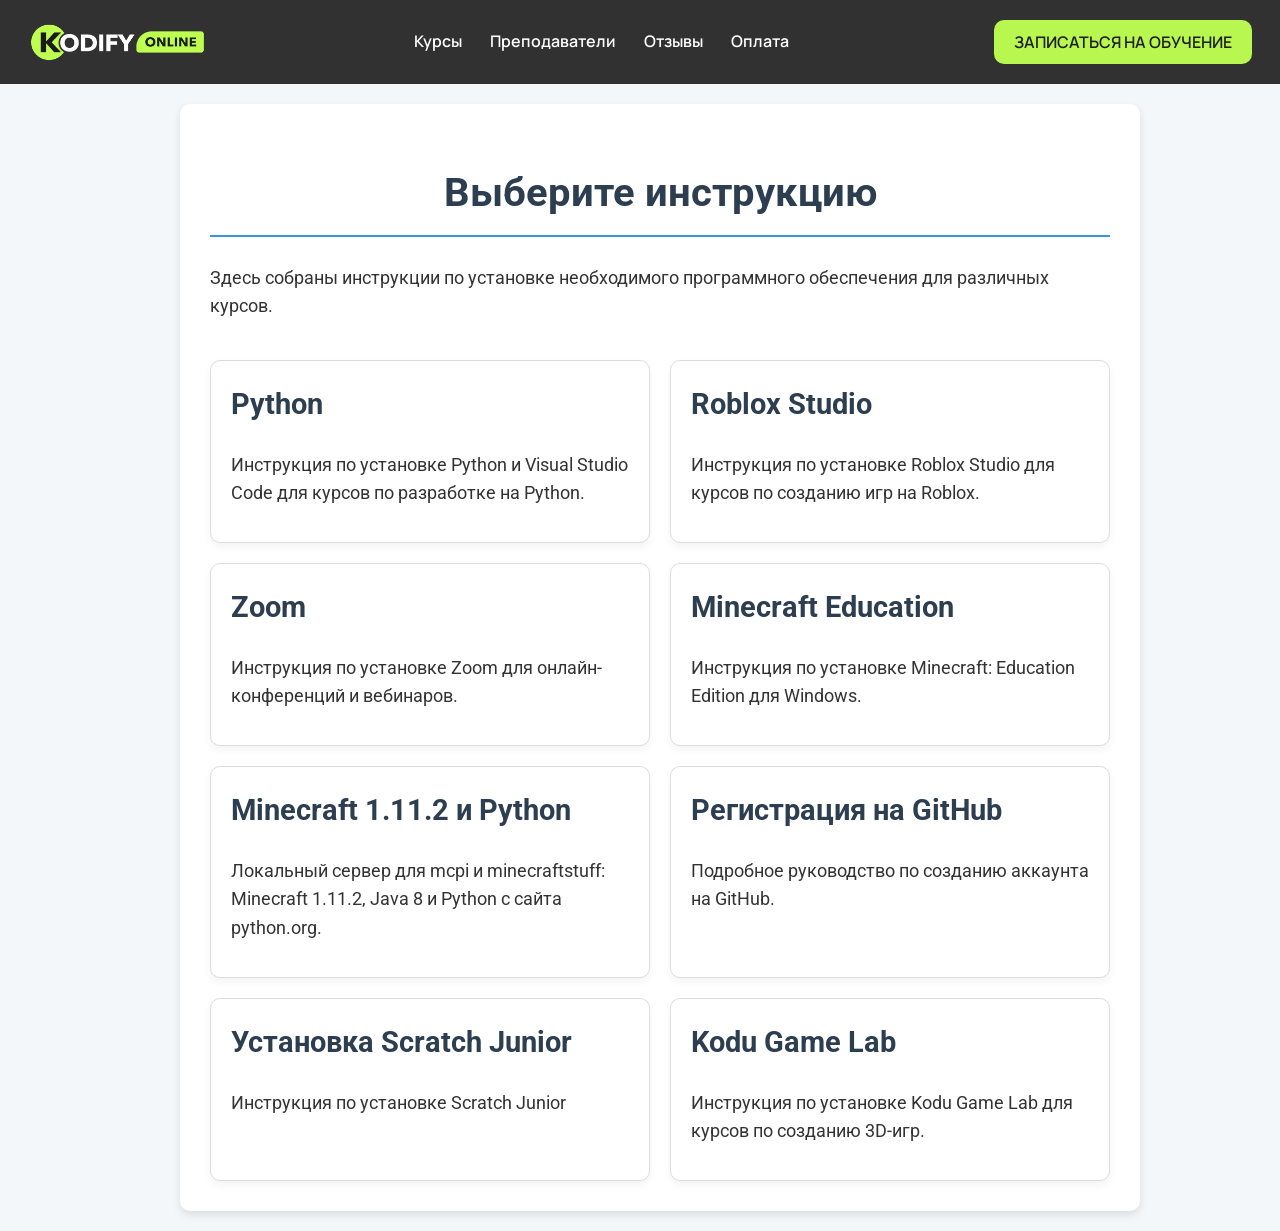
<file: index.html>
<!DOCTYPE html>
<html lang="ru">
<head>
    <meta charset="UTF-8">
    <meta name="viewport" content="width=device-width, initial-scale=1.0">
    <title>Инструкции по установке</title>
    <link rel="icon" href="favicon.ico" sizes="any">
    <link rel="icon" type="image/png" href="favicon.png">
    <link rel="stylesheet" href="style.css">
</head>
<body>
    <header class="main-header">
        <a class="header-logo-link" href="https://kodify.online/">
            <img src="photo.png" alt="Kodify" class="header-logo">
        </a>
        <nav class="header-nav">
            <a href="https://kodify.online/#rec2491400261">Курсы</a>
            <a href="https://kodify.online/#rec2488766391">Преподаватели</a>
            <a href="https://kodify.online/#rec2494123921">Отзывы</a>
            <a href="https://kodify.online/pay">Оплата</a>
        </nav>
        <a class="header-cta" href="https://kodify.online/">Записаться на обучение</a>
    </header>

    <main class="content">
        <div class="container">
            <h1>Выберите инструкцию</h1>
            <p>Здесь собраны инструкции по установке необходимого программного обеспечения для различных курсов.</p>
            
            <div class="course-list">
                <a href="python_installation_guide.html" class="course-card">
                    <h2>Python</h2>
                    <p>Инструкция по установке Python и Visual Studio Code для курсов по разработке на Python.</p>
                </a>
                <a href="roblox_installation_guide.html" class="course-card">
                    <h2>Roblox Studio</h2>
                    <p>Инструкция по установке Roblox Studio для курсов по созданию игр на Roblox.</p>
                </a>
                <a href="zoom_installation_guide.html" class="course-card">
                    <h2>Zoom</h2>
                    <p>Инструкция по установке Zoom для онлайн-конференций и вебинаров.</p>
                </a>
                <a href="minecraft_installation_guide.html" class="course-card">
                    <h2>Minecraft Education</h2>
                    <p>Инструкция по установке Minecraft: Education Edition для Windows.</p>
                </a>
                <a href="minecraft_python_server_guide.html" class="course-card">
                    <h2>Minecraft 1.11.2 и Python</h2>
                    <p>Локальный сервер для mcpi и minecraftstuff: Minecraft 1.11.2, Java 8 и Python с сайта python.org.</p>
                </a>
                <a href="github_registration_guide.html" class="course-card">
                    <h2>Регистрация на GitHub</h2>
                    <p>Подробное руководство по созданию аккаунта на GitHub.</p>
                </a>
                <a href="scratch_jr__installation_guide.html" class="course-card">
                    <h2>Установка Scratch Junior</h2>
                    <p>Инструкция по установке Scratch Junior</p>
                </a>
                <a href="kodu_installation_guide.html" class="course-card">
                    <h2>Kodu Game Lab</h2>
                    <p>Инструкция по установке Kodu Game Lab для курсов по созданию 3D-игр.</p>
                </a>
                <!-- Другие курсы можно будет добавлять сюда -->
            </div>
        </div>
    </main>
</body>
</html>
</file>
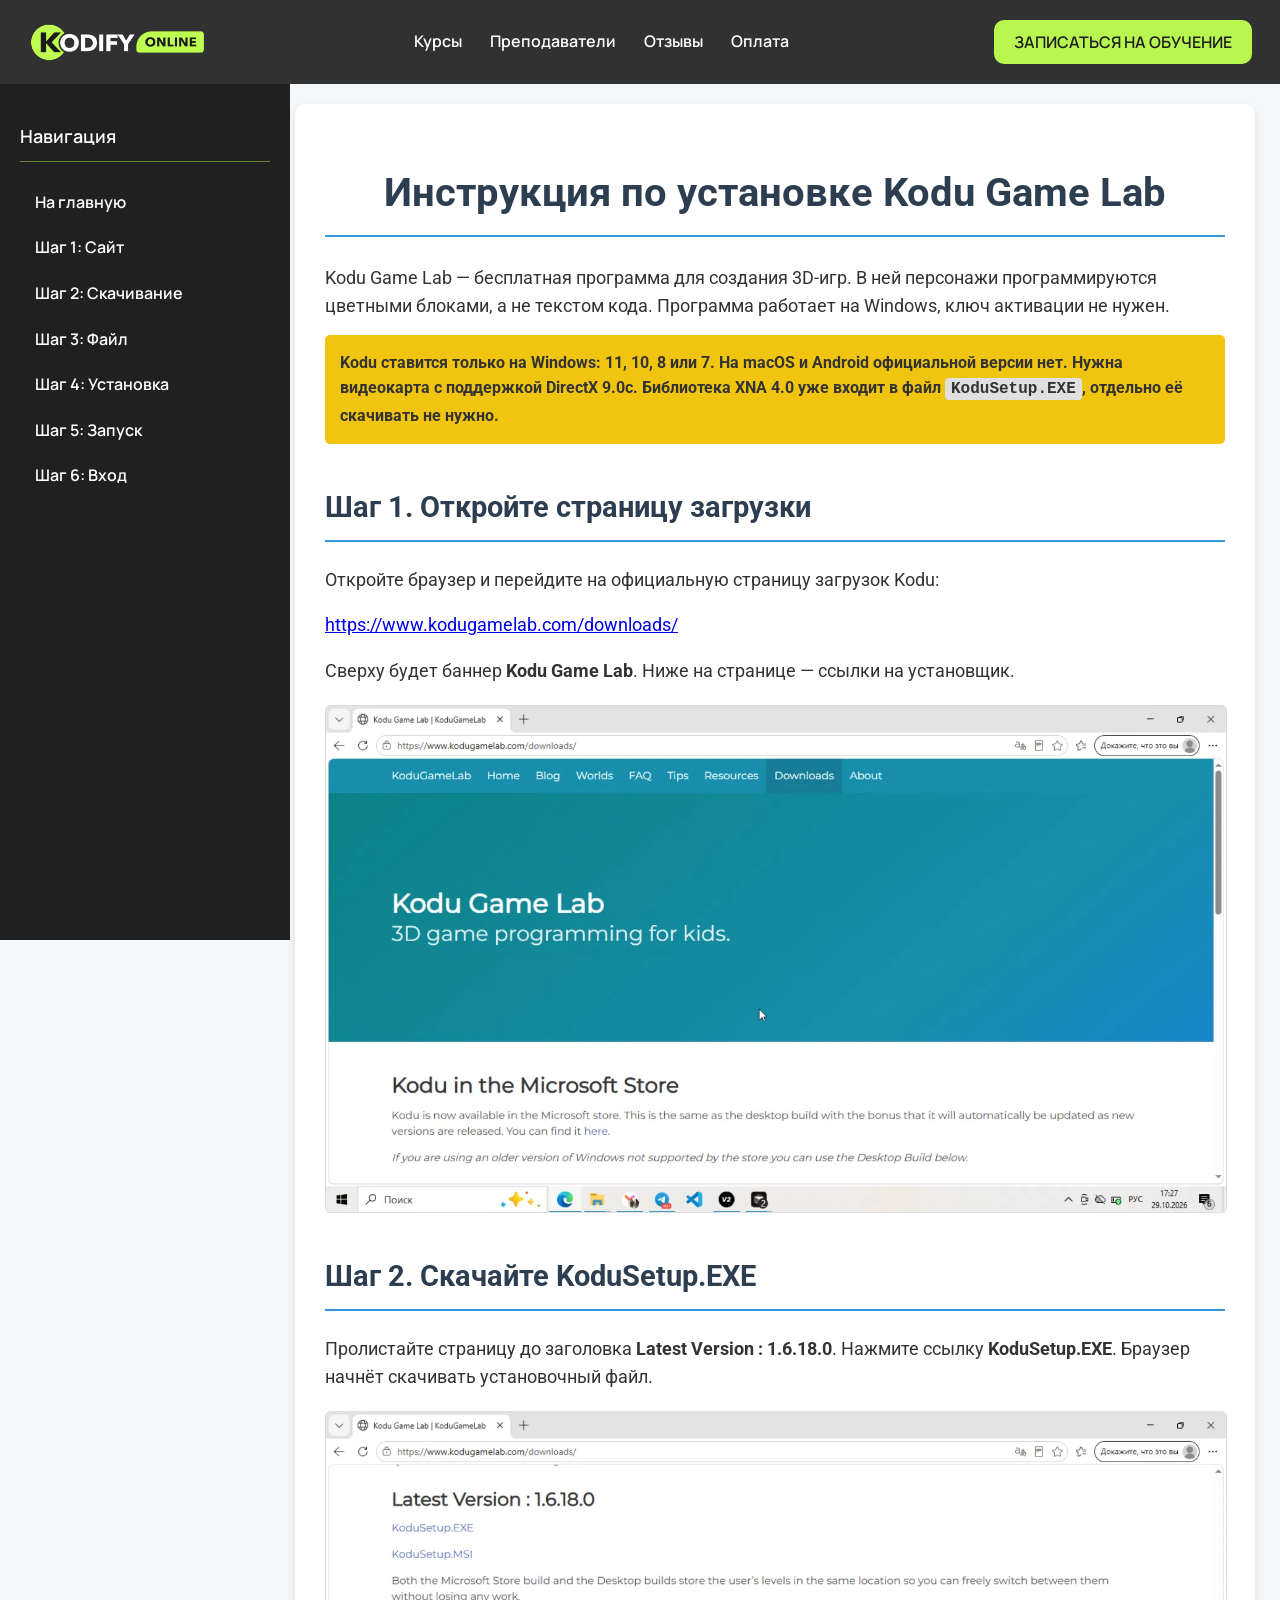
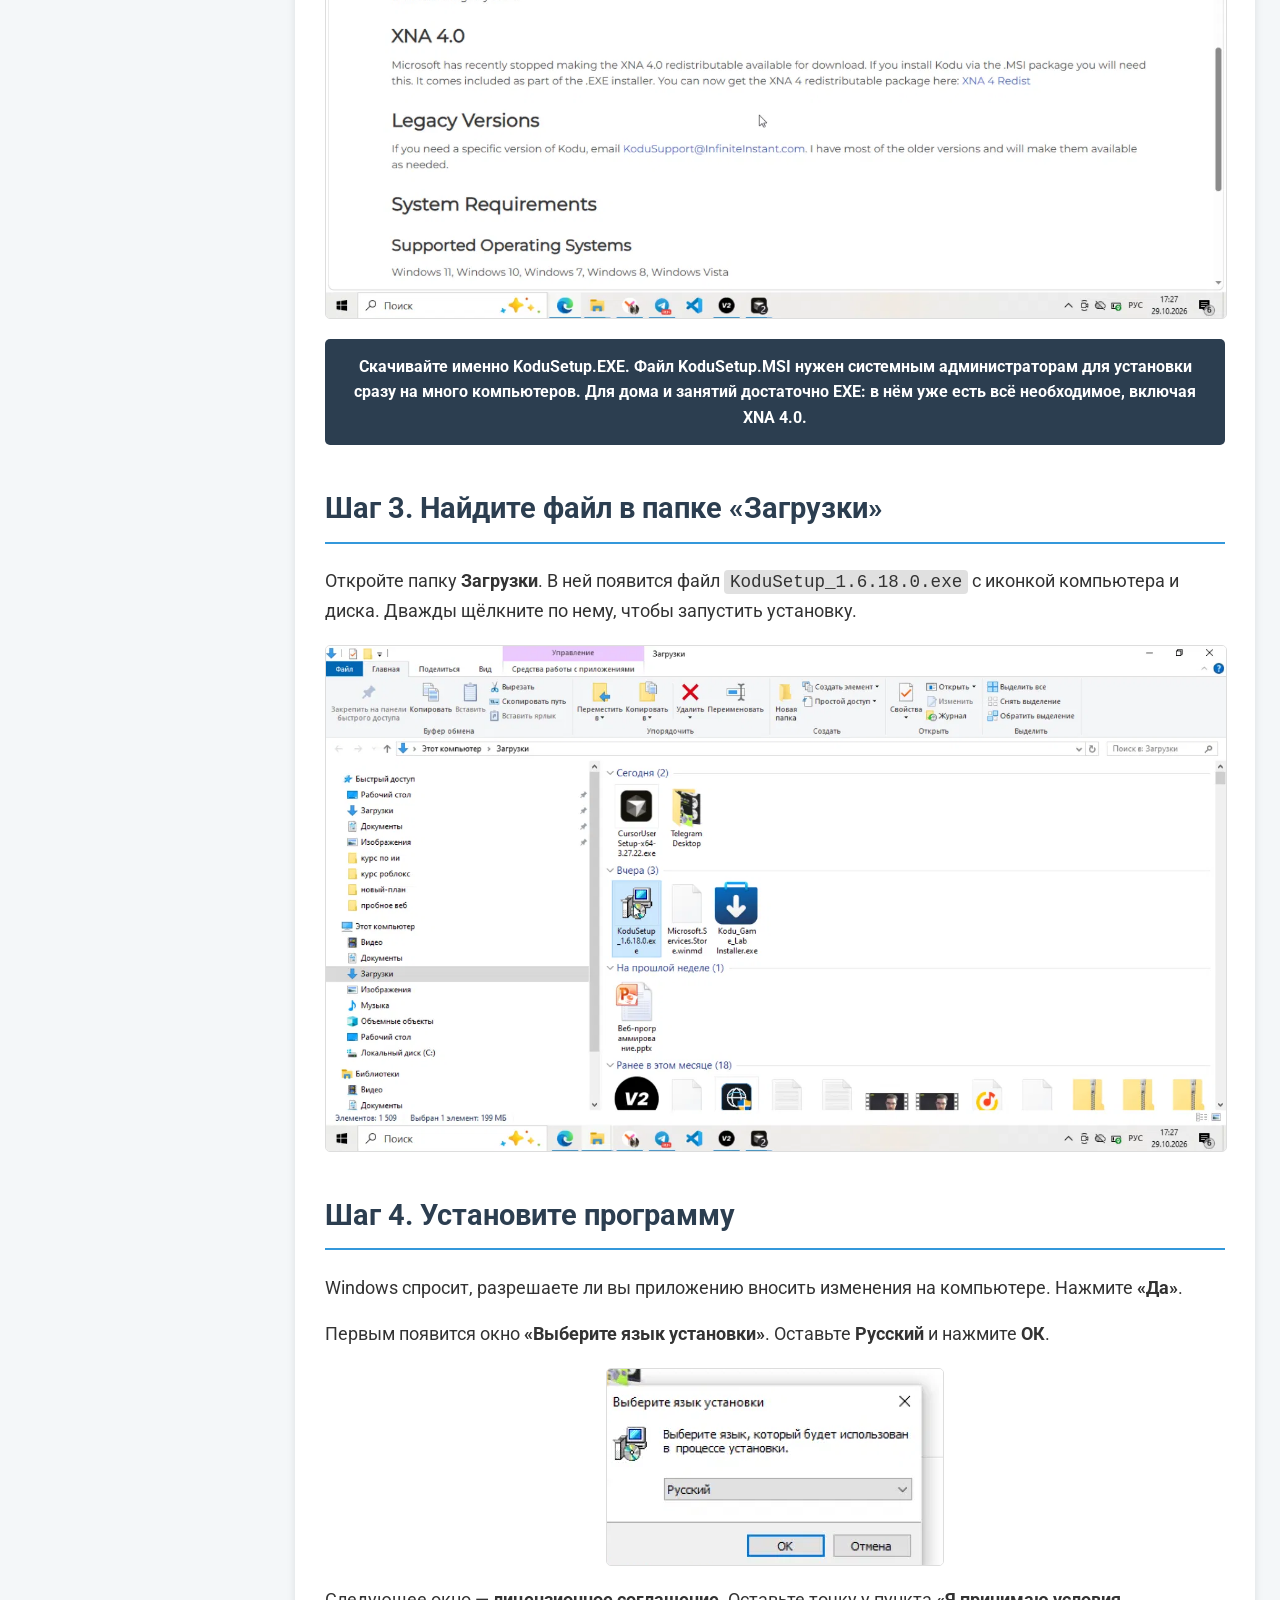
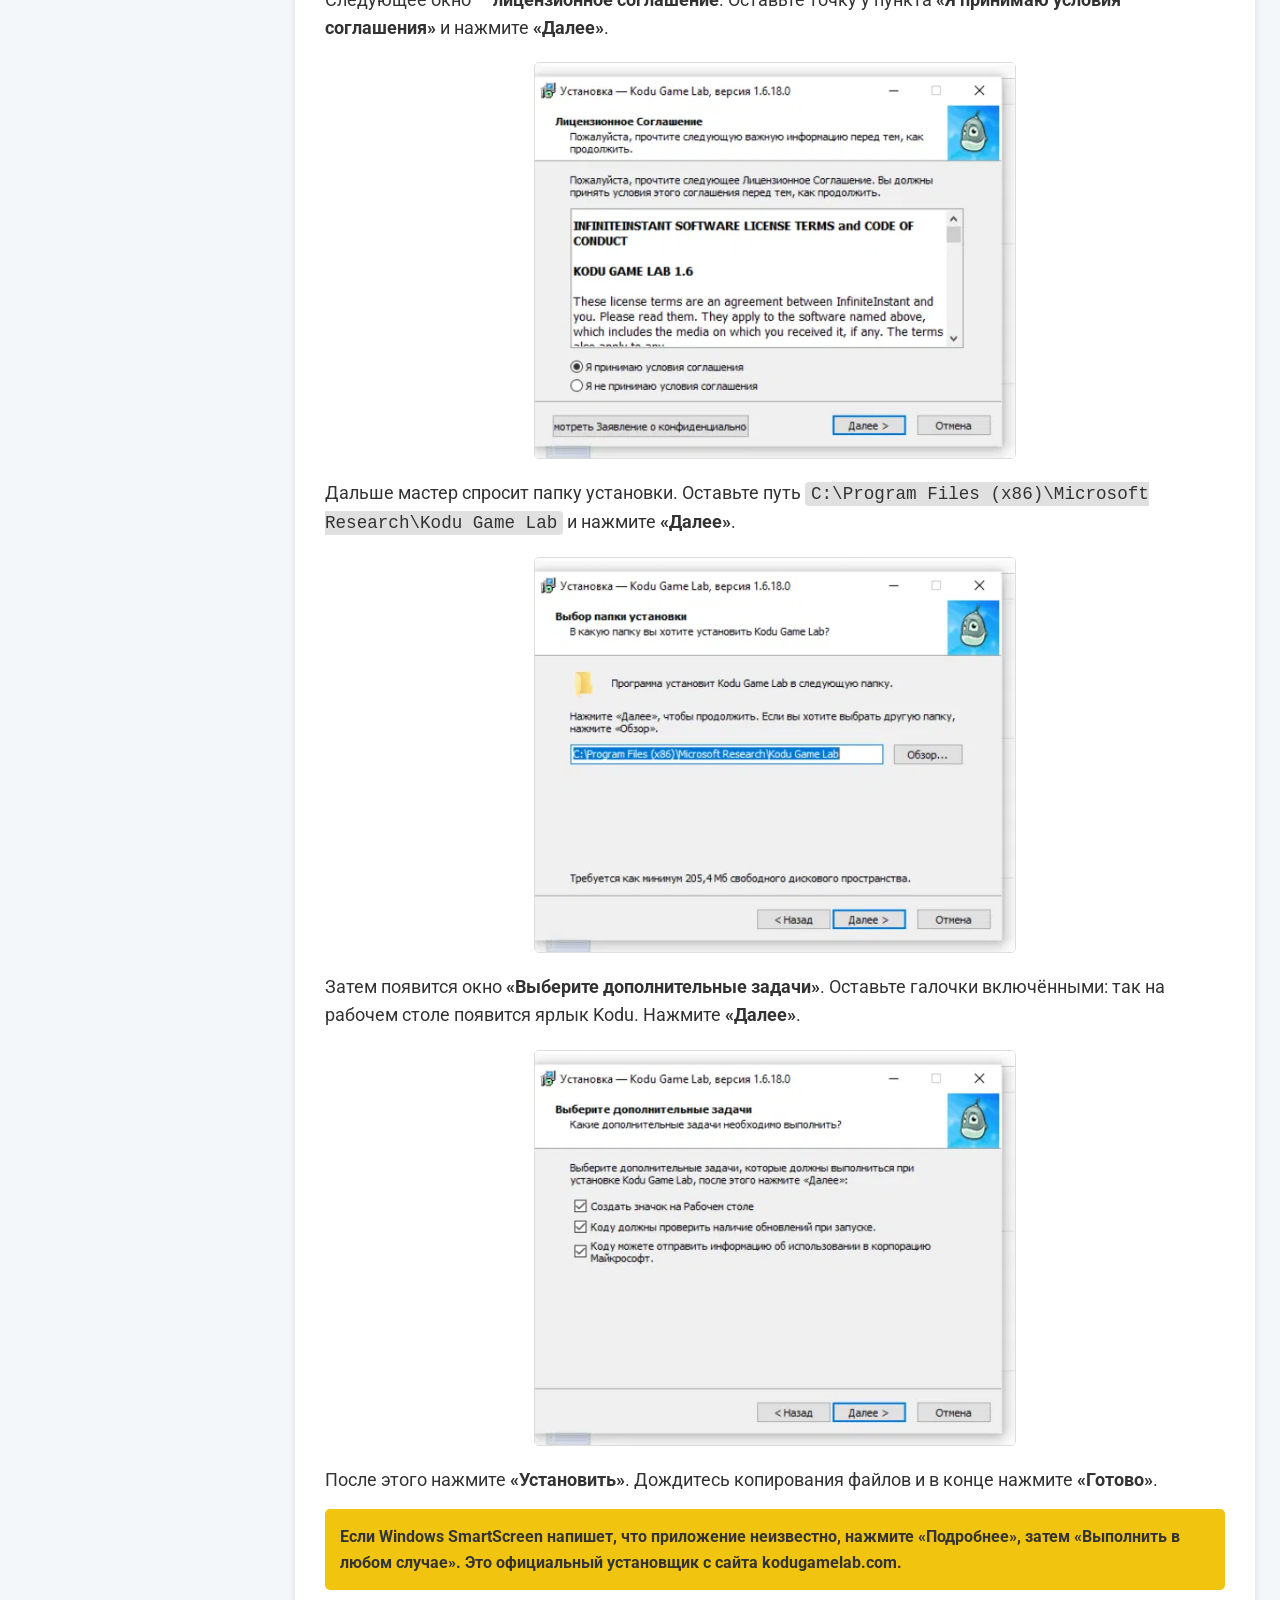
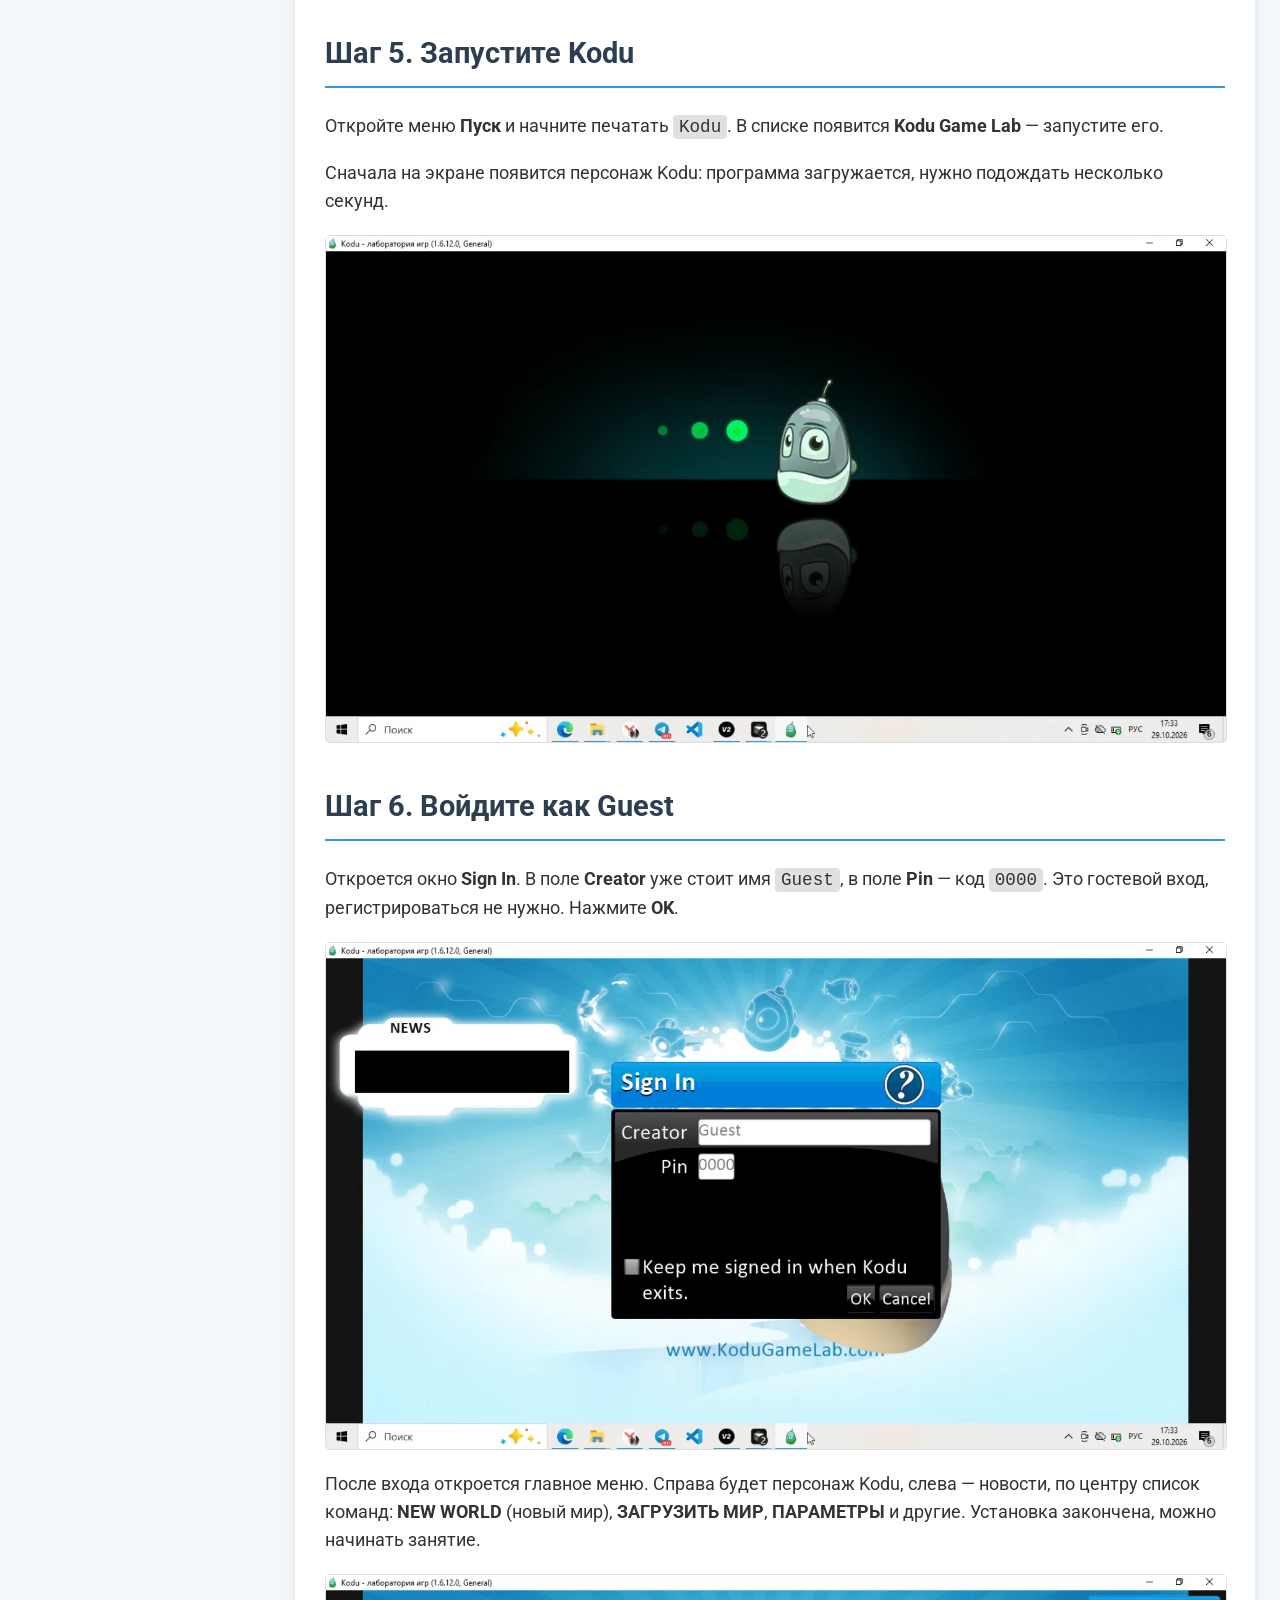
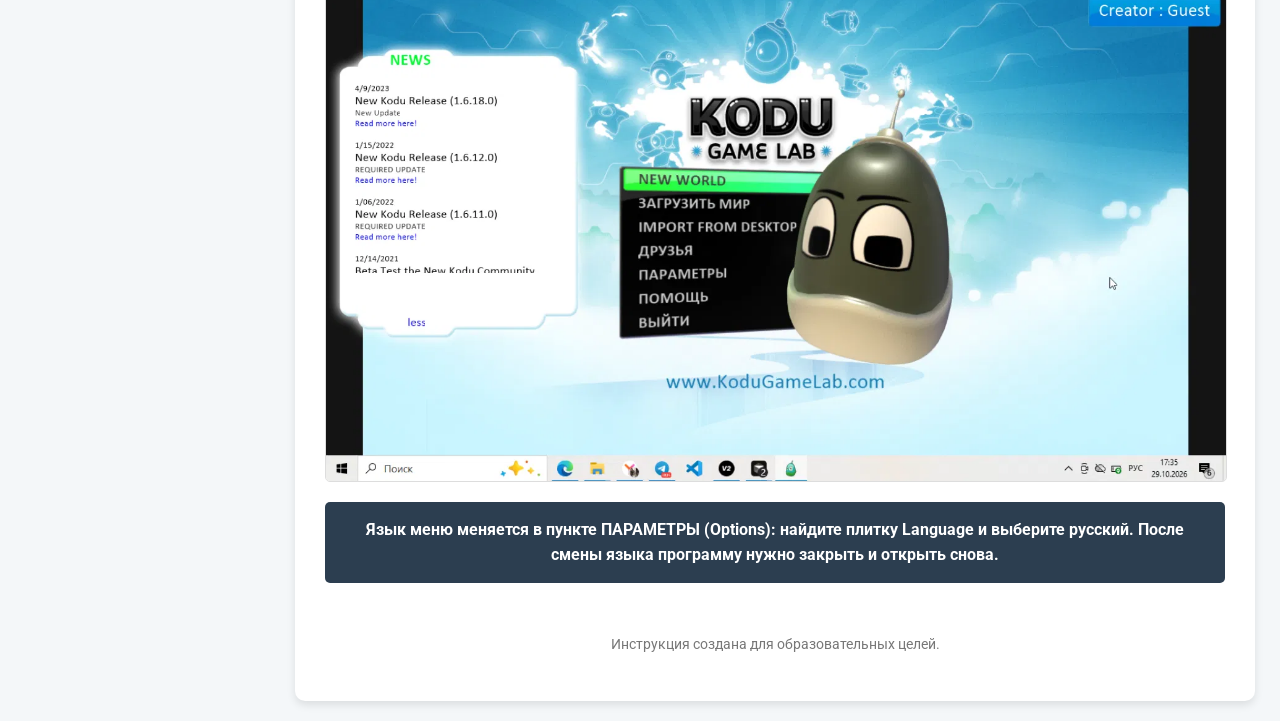
<file: kodu_installation_guide.html>
<!DOCTYPE html>
<html lang="ru">
<head>
    <meta charset="UTF-8">
    <meta name="viewport" content="width=device-width, initial-scale=1.0">
    <title>Инструкция по установке Kodu Game Lab</title>
    <link rel="icon" href="favicon.ico" sizes="any">
    <link rel="icon" type="image/png" href="favicon.png">
    <link rel="stylesheet" href="style.css">
</head>
<body>
    <header class="main-header">
        <a class="header-logo-link" href="https://kodify.online/">
            <img src="photo.png" alt="Kodify" class="header-logo">
        </a>
        <nav class="header-nav">
            <a href="https://kodify.online/#rec2491400261">Курсы</a>
            <a href="https://kodify.online/#rec2488766391">Преподаватели</a>
            <a href="https://kodify.online/#rec2494123921">Отзывы</a>
            <a href="https://kodify.online/pay">Оплата</a>
        </nav>
        <a class="header-cta" href="https://kodify.online/">Записаться на обучение</a>
    </header>

    <div class="main-layout">
        <nav class="side-menu">
            <h3>Навигация</h3>
            <ul>
                <li><a href="index.html">На главную</a></li>
                <li><a href="#step-1">Шаг 1: Сайт</a></li>
                <li><a href="#step-2">Шаг 2: Скачивание</a></li>
                <li><a href="#step-3">Шаг 3: Файл</a></li>
                <li><a href="#step-4">Шаг 4: Установка</a></li>
                <li><a href="#step-5">Шаг 5: Запуск</a></li>
                <li><a href="#step-6">Шаг 6: Вход</a></li>
            </ul>
        </nav>

        <main class="content with-side-menu">
            <div class="container">
                <h1 id="top">Инструкция по установке Kodu Game Lab</h1>
                <p>Kodu Game Lab — бесплатная программа для создания 3D-игр. В ней персонажи программируются цветными блоками, а не текстом кода. Программа работает на Windows, ключ активации не нужен.</p>

                <div class="important">
                    Kodu ставится только на Windows: 11, 10, 8 или 7. На macOS и Android официальной версии нет. Нужна видеокарта с поддержкой DirectX 9.0c. Библиотека XNA 4.0 уже входит в файл <code>KoduSetup.EXE</code>, отдельно её скачивать не нужно.
                </div>

                <section class="step">
                    <h2 id="step-1">Шаг 1. Откройте страницу загрузки</h2>
                    <p>Откройте браузер и перейдите на официальную страницу загрузок Kodu:</p>
                    <p><a href="https://www.kodugamelab.com/downloads/" target="_blank">https://www.kodugamelab.com/downloads/</a></p>
                    <p>Сверху будет баннер <strong>Kodu Game Lab</strong>. Ниже на странице — ссылки на установщик.</p>
                    <img class="screenshot-img photo" src="скриншоты kodu/01-site.png" alt="Официальная страница загрузок Kodu Game Lab">
                </section>

                <section class="step">
                    <h2 id="step-2">Шаг 2. Скачайте KoduSetup.EXE</h2>
                    <p>Пролистайте страницу до заголовка <strong>Latest Version : 1.6.18.0</strong>. Нажмите ссылку <strong>KoduSetup.EXE</strong>. Браузер начнёт скачивать установочный файл.</p>
                    <img class="screenshot-img photo" src="скриншоты kodu/02-download.png" alt="Ссылки KoduSetup.EXE и KoduSetup.MSI на странице загрузок">
                    <div class="alert info">
                        Скачивайте именно <strong>KoduSetup.EXE</strong>. Файл <strong>KoduSetup.MSI</strong> нужен системным администраторам для установки сразу на много компьютеров. Для дома и занятий достаточно EXE: в нём уже есть всё необходимое, включая XNA 4.0.
                    </div>
                </section>

                <section class="step">
                    <h2 id="step-3">Шаг 3. Найдите файл в папке «Загрузки»</h2>
                    <p>Откройте папку <strong>Загрузки</strong>. В ней появится файл <code>KoduSetup_1.6.18.0.exe</code> с иконкой компьютера и диска. Дважды щёлкните по нему, чтобы запустить установку.</p>
                    <img class="screenshot-img photo" src="скриншоты kodu/03-installer-file.png" alt="Файл KoduSetup_1.6.18.0.exe в папке Загрузки">
                </section>

                <section class="step">
                    <h2 id="step-4">Шаг 4. Установите программу</h2>
                    <p>Windows спросит, разрешаете ли вы приложению вносить изменения на компьютере. Нажмите <strong>«Да»</strong>.</p>
                    <p>Первым появится окно <strong>«Выберите язык установки»</strong>. Оставьте <strong>Русский</strong> и нажмите <strong>ОК</strong>.</p>
                    <img class="screenshot-img photo dialog" src="скриншоты kodu/04-language-dialog.png" alt="Окно выбора языка установки Kodu, выбран Русский">
                    <p>Следующее окно — <strong>лицензионное соглашение</strong>. Оставьте точку у пункта <strong>«Я принимаю условия соглашения»</strong> и нажмите <strong>«Далее»</strong>.</p>
                    <img class="screenshot-img photo dialog" src="скриншоты kodu/04-license-dialog.png" alt="Лицензионное соглашение Kodu Game Lab, выбран пункт Я принимаю условия соглашения">
                    <p>Дальше мастер спросит папку установки. Оставьте путь <code>C:\Program Files (x86)\Microsoft Research\Kodu Game Lab</code> и нажмите <strong>«Далее»</strong>.</p>
                    <img class="screenshot-img photo dialog" src="скриншоты kodu/04-folder-dialog.png" alt="Окно выбора папки установки Kodu Game Lab">
                    <p>Затем появится окно <strong>«Выберите дополнительные задачи»</strong>. Оставьте галочки включёнными: так на рабочем столе появится ярлык Kodu. Нажмите <strong>«Далее»</strong>.</p>
                    <img class="screenshot-img photo dialog" src="скриншоты kodu/04-tasks-dialog.png" alt="Окно дополнительных задач установки Kodu: ярлык, обновления, сведения для Microsoft">
                    <p>После этого нажмите <strong>«Установить»</strong>. Дождитесь копирования файлов и в конце нажмите <strong>«Готово»</strong>.</p>
                    <div class="important">
                        Если Windows SmartScreen напишет, что приложение неизвестно, нажмите <strong>«Подробнее»</strong>, затем <strong>«Выполнить в любом случае»</strong>. Это официальный установщик с сайта kodugamelab.com.
                    </div>
                </section>

                <section class="step">
                    <h2 id="step-5">Шаг 5. Запустите Kodu</h2>
                    <p>Откройте меню <strong>Пуск</strong> и начните печатать <code>Kodu</code>. В списке появится <strong>Kodu Game Lab</strong> — запустите его.</p>
                    <p>Сначала на экране появится персонаж Kodu: программа загружается, нужно подождать несколько секунд.</p>
                    <img class="screenshot-img photo" src="скриншоты kodu/04-splash.png" alt="Загрузочный экран Kodu Game Lab">
                </section>

                <section class="step">
                    <h2 id="step-6">Шаг 6. Войдите как Guest</h2>
                    <p>Откроется окно <strong>Sign In</strong>. В поле <strong>Creator</strong> уже стоит имя <code>Guest</code>, в поле <strong>Pin</strong> — код <code>0000</code>. Это гостевой вход, регистрироваться не нужно. Нажмите <strong>OK</strong>.</p>
                    <img class="screenshot-img photo" src="скриншоты kodu/05-signin.png" alt="Окно входа Sign In с именем Guest и кодом 0000">
                    <p>После входа откроется главное меню. Справа будет персонаж Kodu, слева — новости, по центру список команд: <strong>NEW WORLD</strong> (новый мир), <strong>ЗАГРУЗИТЬ МИР</strong>, <strong>ПАРАМЕТРЫ</strong> и другие. Установка закончена, можно начинать занятие.</p>
                    <img class="screenshot-img photo" src="скриншоты kodu/06-main.png" alt="Главное меню Kodu Game Lab после входа">
                    <div class="alert info">
                        Язык меню меняется в пункте <strong>ПАРАМЕТРЫ</strong> (Options): найдите плитку <strong>Language</strong> и выберите русский. После смены языка программу нужно закрыть и открыть снова.
                    </div>
                </section>

                <p style="text-align: center; margin-top: 50px; font-size: 0.9em; color: #777;">Инструкция создана для образовательных целей.</p>
            </div>
        </main>
    </div>
</body>
</html>
</file>
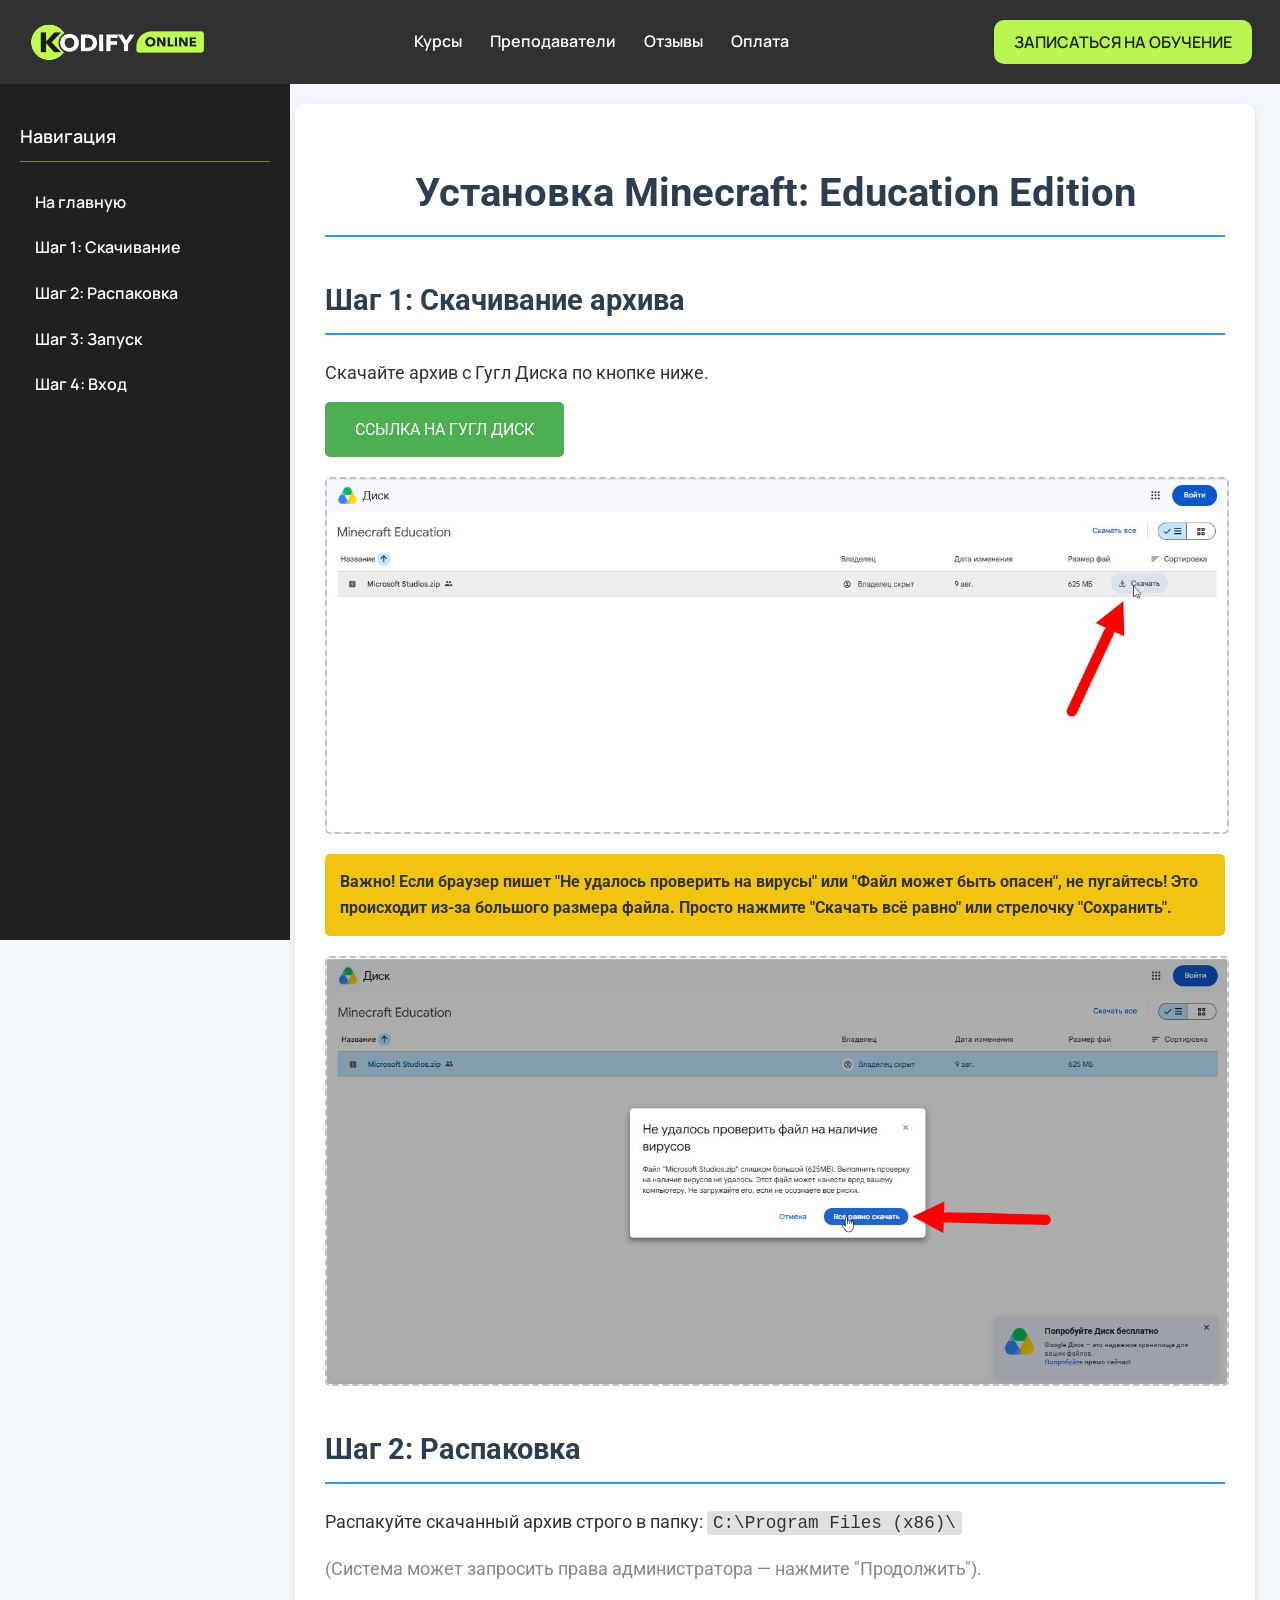
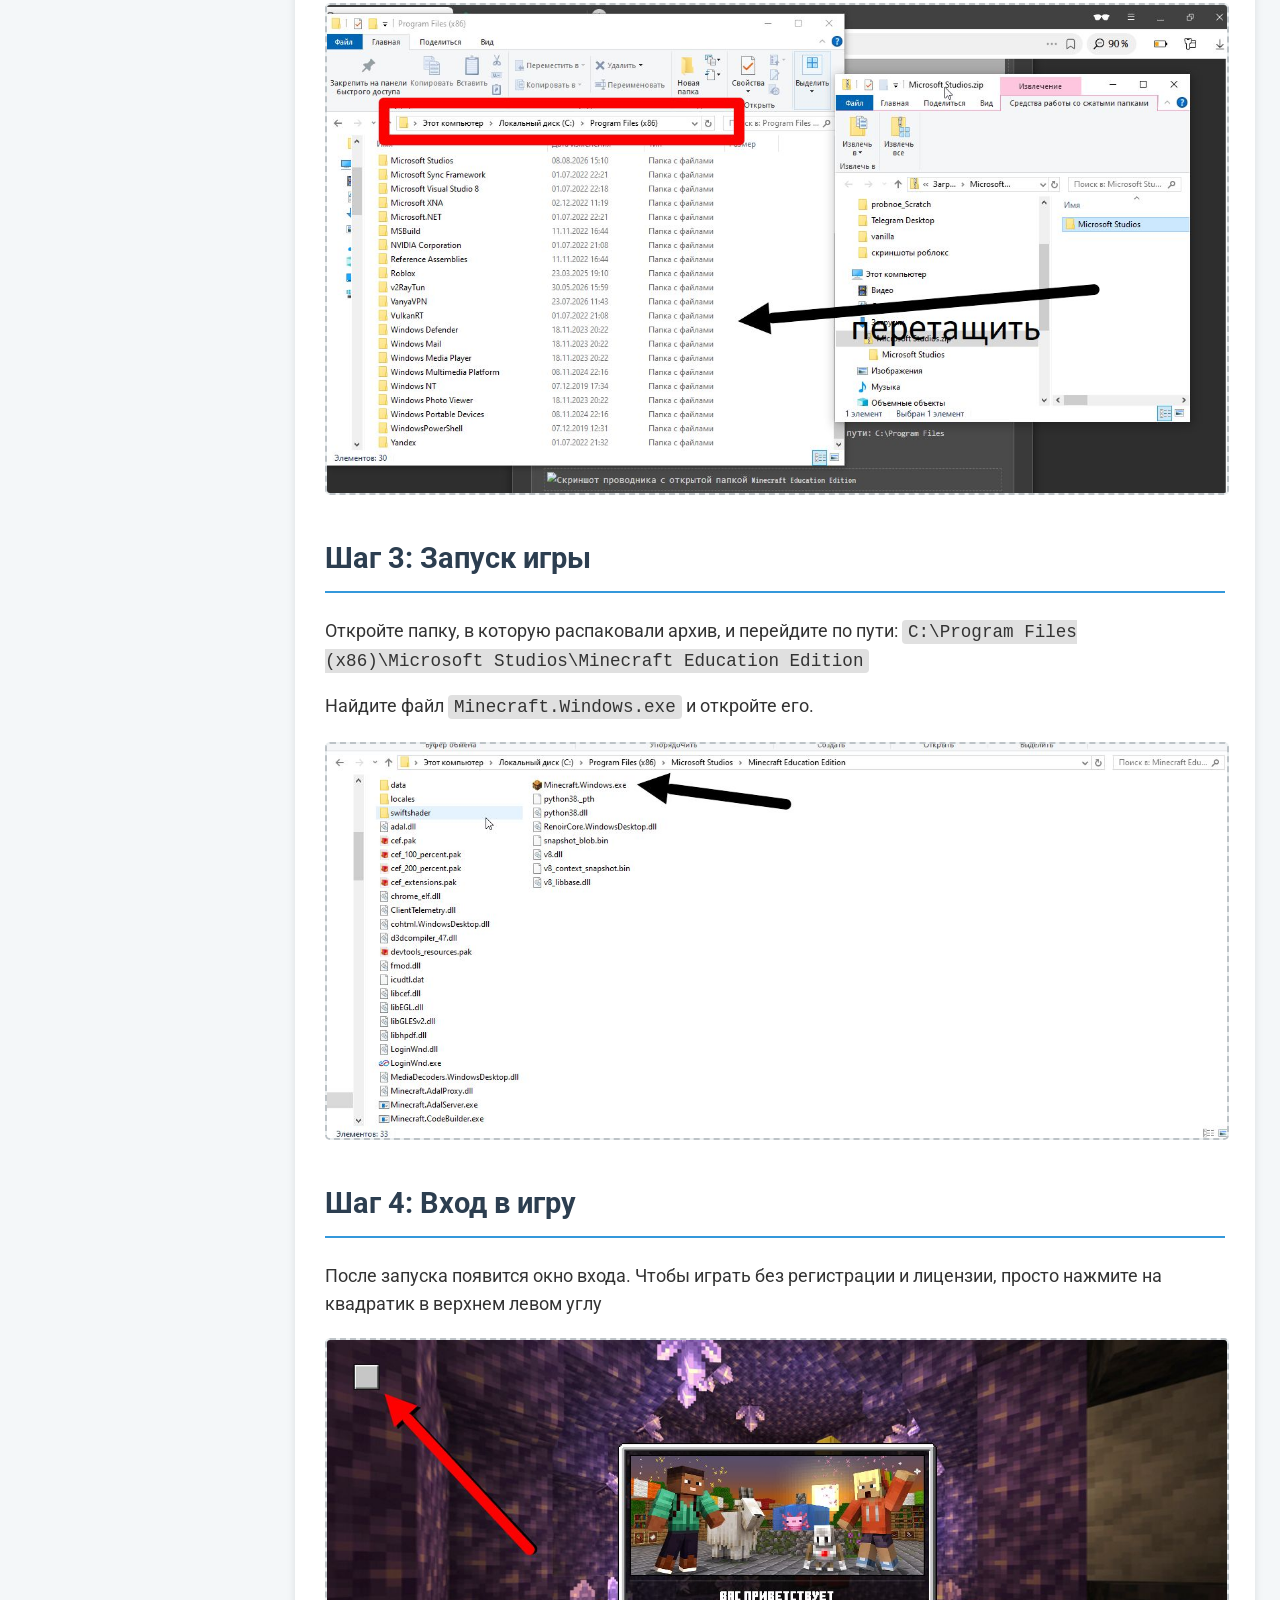
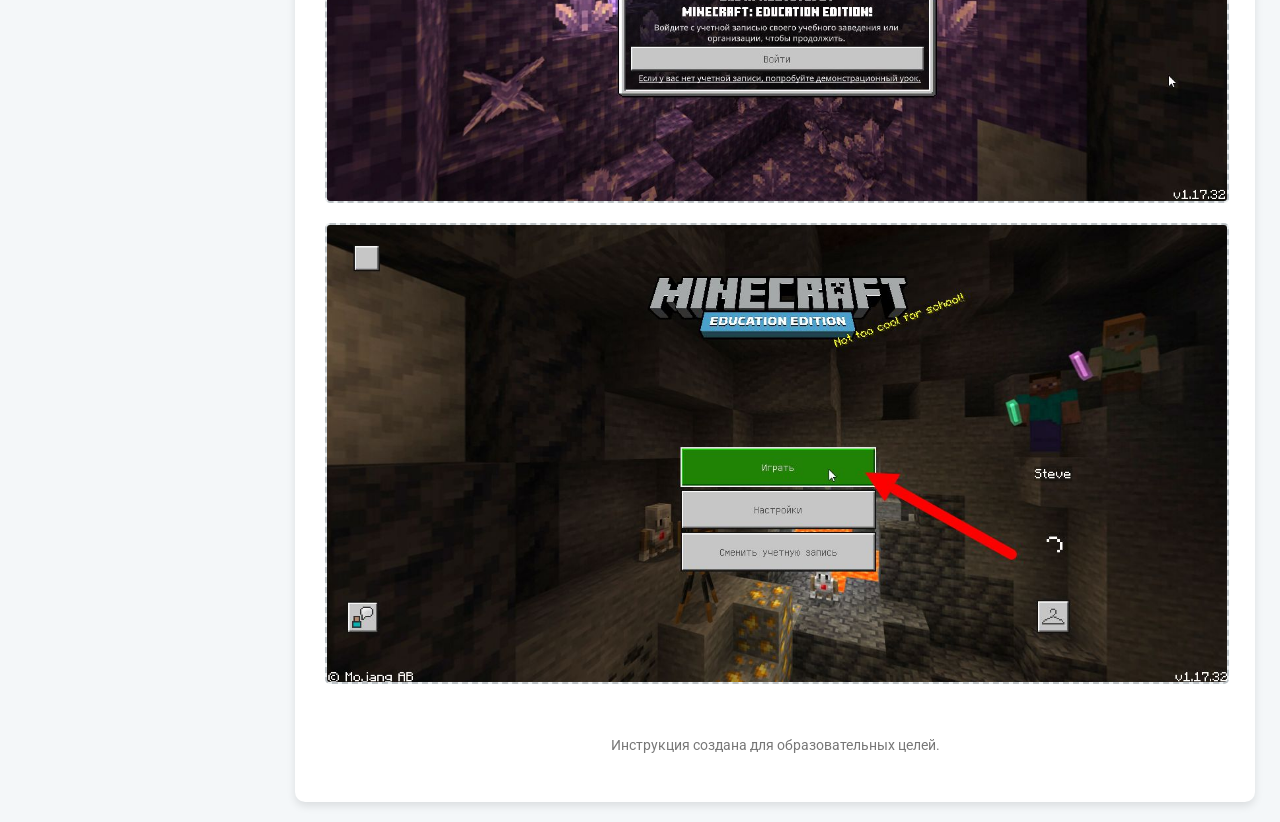
<file: minecraft_installation_guide.html>
<!DOCTYPE html>
<html lang="ru">
<head>
    <meta charset="UTF-8">
    <meta name="viewport" content="width=device-width, initial-scale=1.0">
    <title>Установка Minecraft: Education Edition</title>
    <link rel="icon" href="favicon.ico" sizes="any">
    <link rel="icon" type="image/png" href="favicon.png">
    <link rel="stylesheet" href="style.css">
</head>
<body>
    <header class="main-header">
        <a class="header-logo-link" href="https://kodify.online/">
            <img src="photo.png" alt="Kodify" class="header-logo">
        </a>
        <nav class="header-nav">
            <a href="https://kodify.online/#rec2491400261">Курсы</a>
            <a href="https://kodify.online/#rec2488766391">Преподаватели</a>
            <a href="https://kodify.online/#rec2494123921">Отзывы</a>
            <a href="https://kodify.online/pay">Оплата</a>
        </nav>
        <a class="header-cta" href="https://kodify.online/">Записаться на обучение</a>
    </header>

    <div class="main-layout">
        <nav class="side-menu">
            <h3>Навигация</h3>
            <ul>
                <li><a href="index.html">На главную</a></li>
                <li><a href="#step-1">Шаг 1: Скачивание</a></li>
                <li><a href="#step-2">Шаг 2: Распаковка</a></li>
                <li><a href="#step-3">Шаг 3: Запуск</a></li>
                <li><a href="#step-4">Шаг 4: Вход</a></li>
            </ul>
        </nav>

        <main class="content with-side-menu">
            <div class="container">
                <h1 id="top">Установка Minecraft: Education Edition</h1>

                <section class="step">
                    <h2 id="step-1">Шаг 1: Скачивание архива</h2>
                    <p>Скачайте архив с Гугл Диска по кнопке ниже.</p>
                    <a href="https://drive.google.com/drive/folders/1slxR-wP11BRK_wpoMdh32lkxTrfyJUm6?usp=sharing" class="button-link" target="_blank" style="background-color:#4CAF50; color:white; padding:15px 30px; text-decoration:none; display:inline-block; border-radius:5px;">ССЫЛКА НА ГУГЛ ДИСК</a>
                    <img class="screenshot-img" src="скриншоты minecraft\Скриншот 10-08-2026 143518.jpg" alt="Скриншот кнопки 'Скачать' на Google Диске">
                    <div class="important" style="background-color: #f1c40f;">
                        <strong>Важно!</strong> Если браузер пишет "Не удалось проверить на вирусы" или "Файл может быть опасен", не пугайтесь! Это происходит из-за большого размера файла. Просто нажмите "Скачать всё равно" или стрелочку "Сохранить".
                    </div>
                    <img class="screenshot-img" src="скриншоты minecraft\Скриншот 10-08-2026 143658.jpg" alt="Скриншот предупреждения браузера о вирусах">
                </section>

                <section class="step">
                    <h2 id="step-2">Шаг 2: Распаковка</h2>
                    <p>Распакуйте скачанный архив строго в папку: <code>C:\Program Files (x86)\</code></p>
                    <p class="note" style="color: #888;">(Система может запросить права администратора — нажмите "Продолжить").</p>
                    <img class="screenshot-img" src="скриншоты minecraft\Скриншот 10-08-2026 144340.jpg" alt="Скриншот процесса распаковки архива">
                </section>

                <section class="step">
                    <h2 id="step-3">Шаг 3: Запуск игры</h2>
                    <p>Откройте папку, в которую распаковали архив, и перейдите по пути: <code>C:\Program Files (x86)\Microsoft Studios\Minecraft Education Edition</code></p>
                    <p>Найдите файл <code>Minecraft.Windows.exe</code> и откройте его.</p>
                    <img class="screenshot-img" src="скриншоты minecraft\Скриншот 10-08-2026 144735.jpg" alt="Скриншот файла Minecraft.Windows.exe в папке">
                </section>

                <section class="step">
                    <h2 id="step-4">Шаг 4: Вход в игру</h2>
                    <p>После запуска появится окно входа. Чтобы играть без регистрации и лицензии, просто нажмите на квадратик в верхнем левом углу</p>
                    <img class="screenshot-img" src="скриншоты minecraft\Скриншот 10-08-2026 144901.jpg" alt="Скриншот окна входа в Minecraft Education Edition">
                    <img class="screenshot-img" src="скриншоты minecraft\Скриншот 10-08-2026 145016.jpg" alt="Скриншот кнопки 'Играть оффлайн' или иконки персонажа">
                </section>

                <p style="text-align: center; margin-top: 50px; font-size: 0.9em; color: #777;">Инструкция создана для образовательных целей.</p>
            </div>
        </main>
    </div>
</body>
</html>
</file>
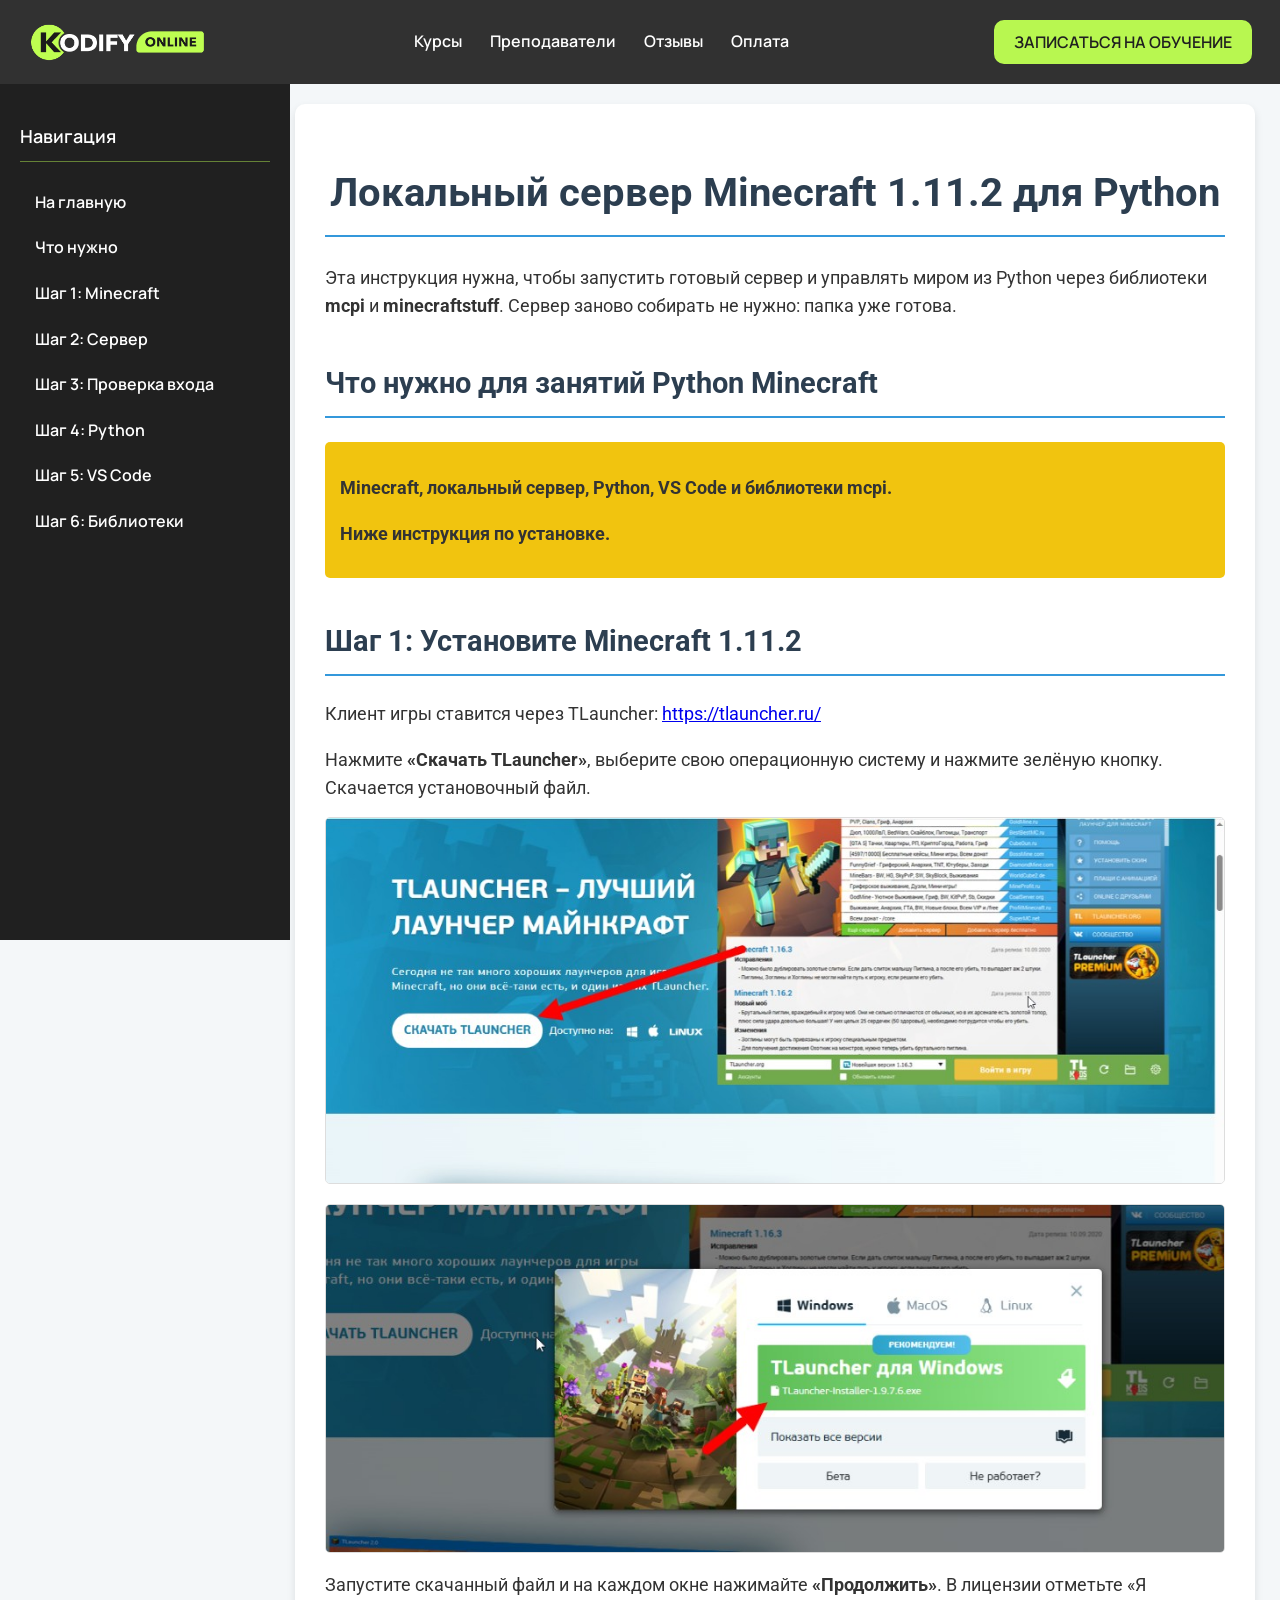
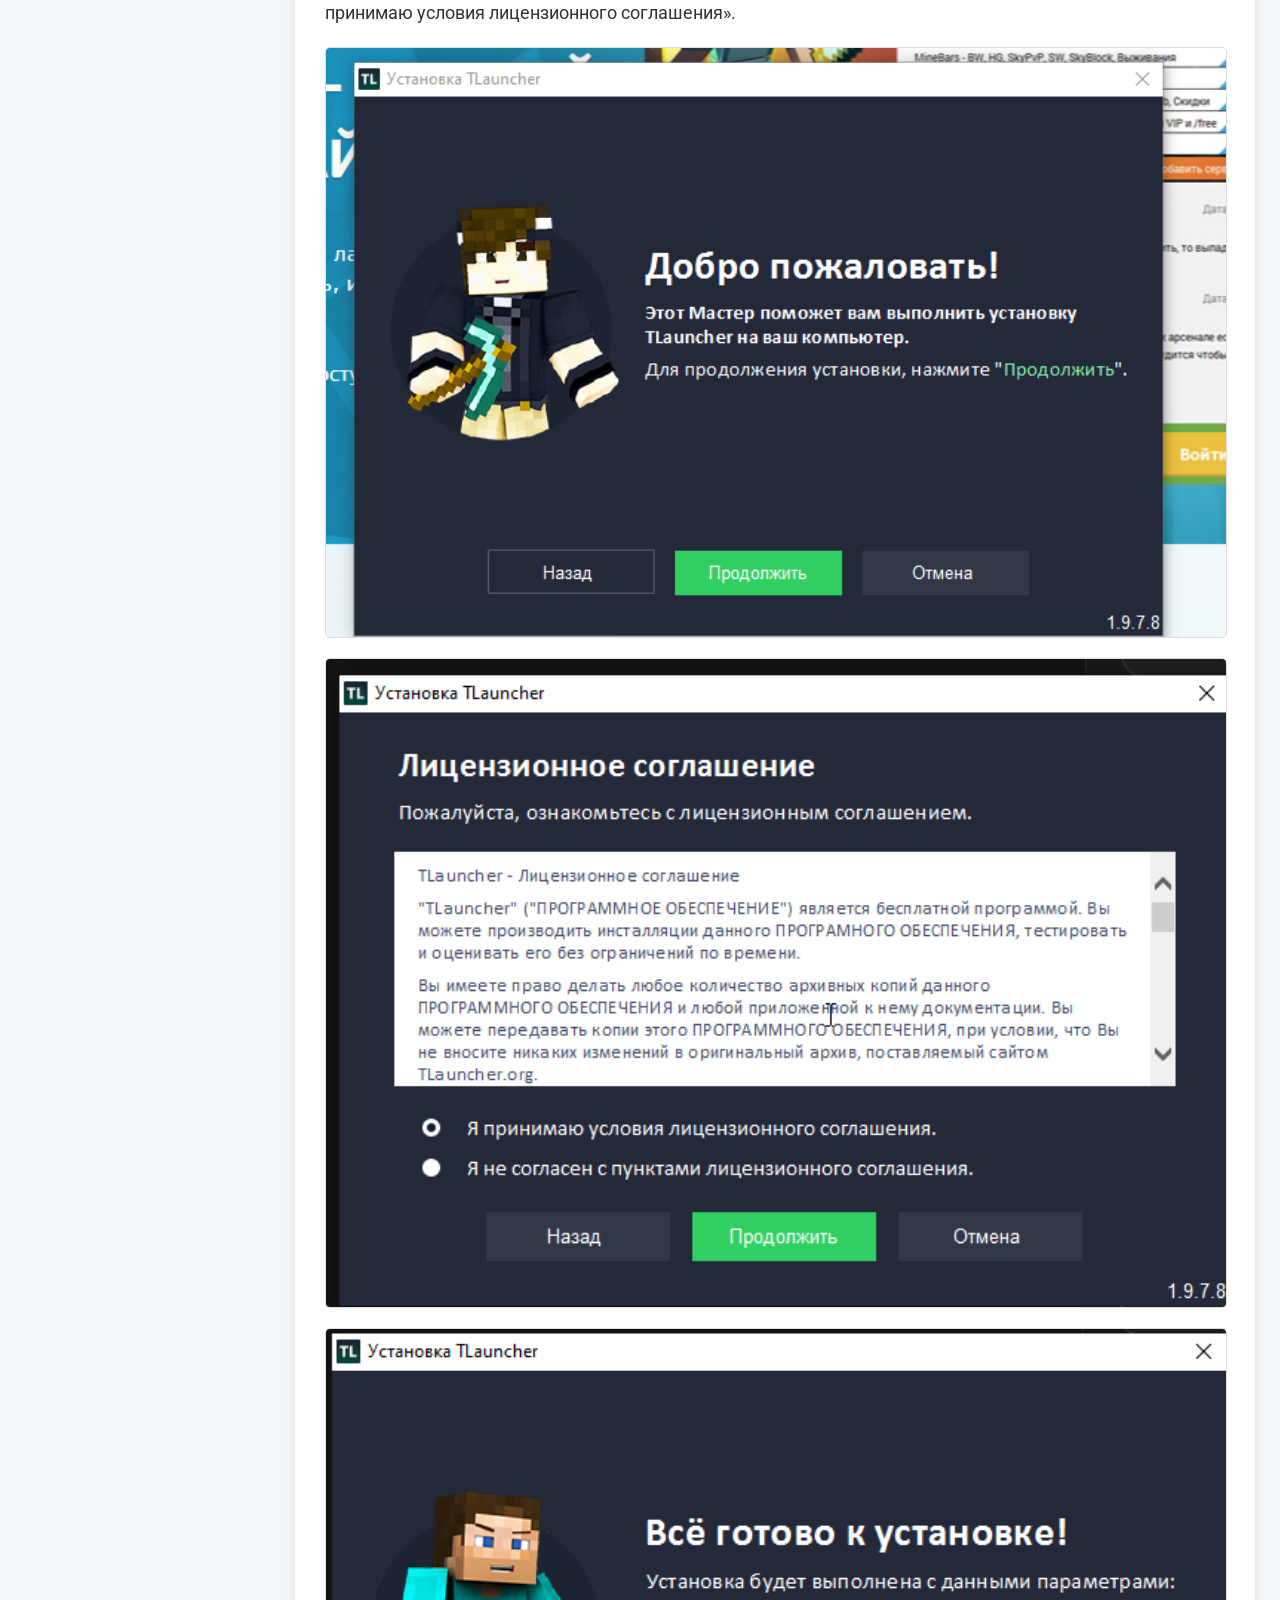
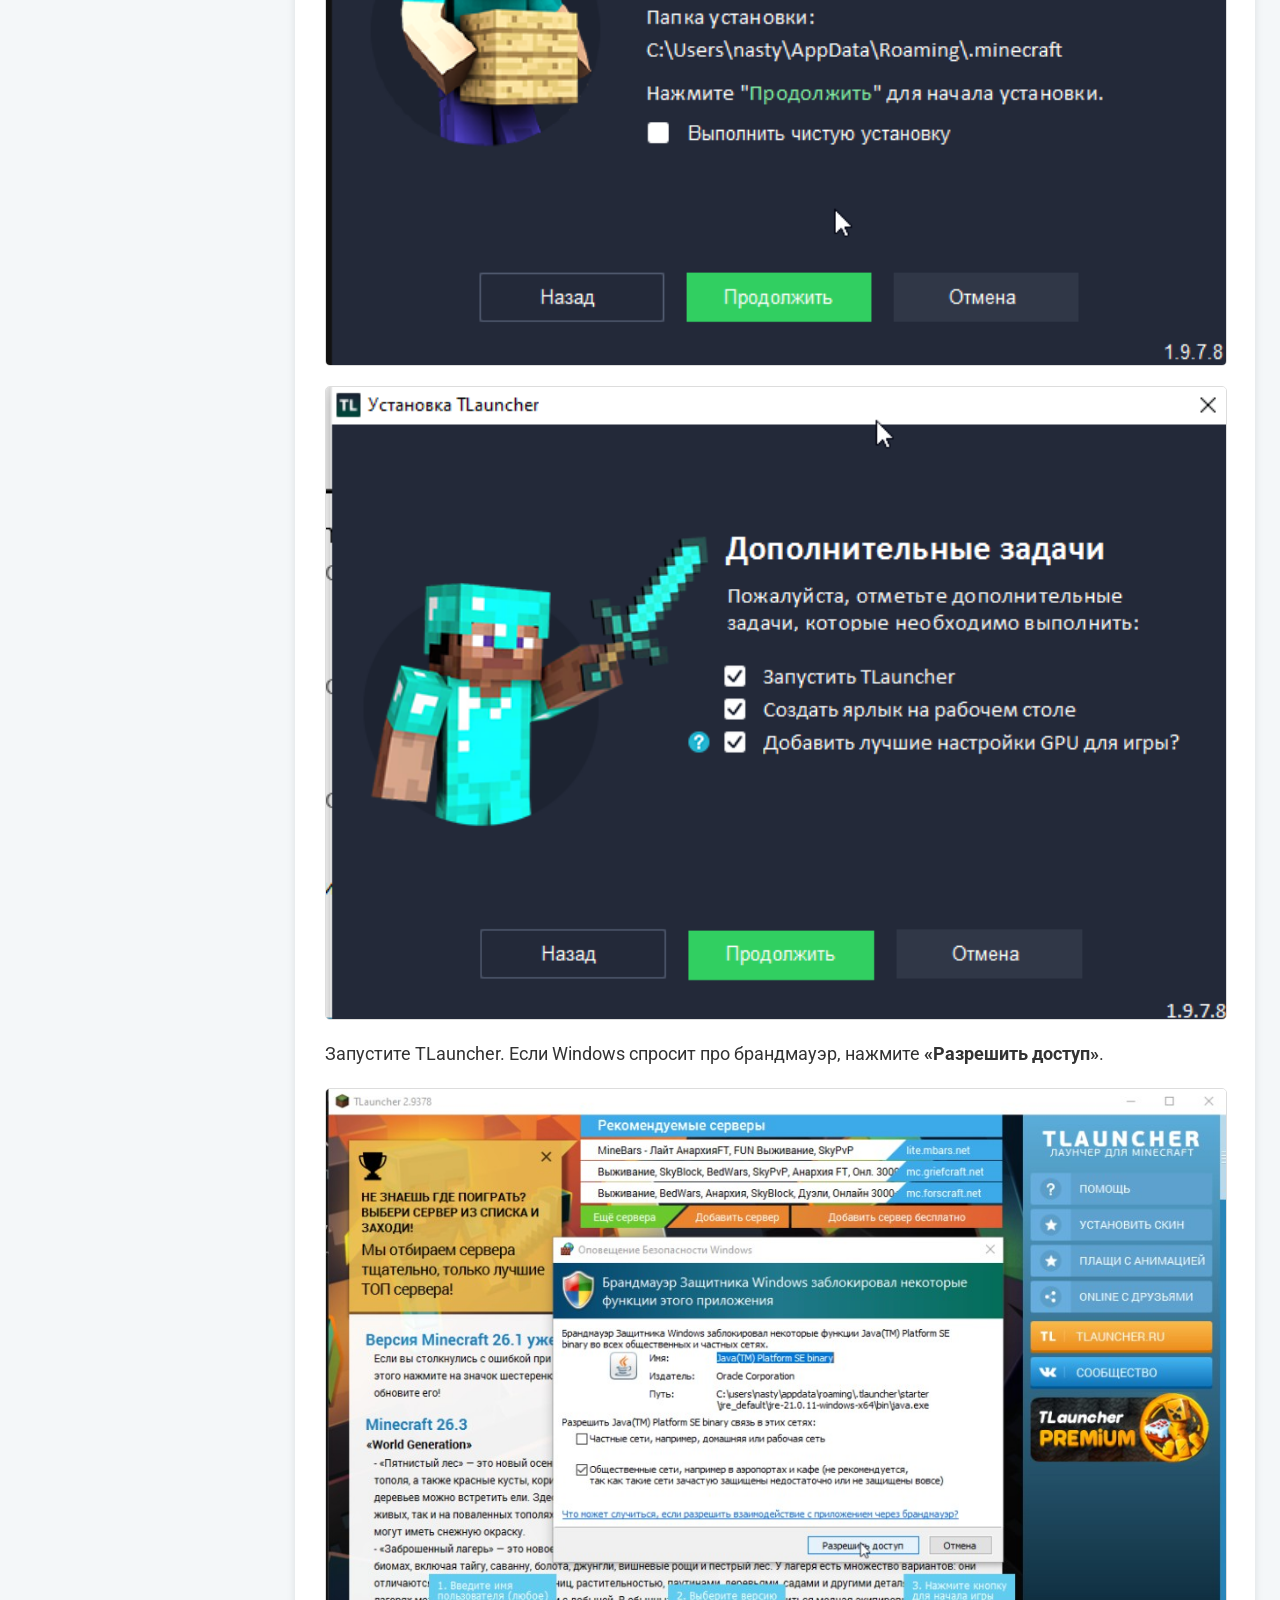
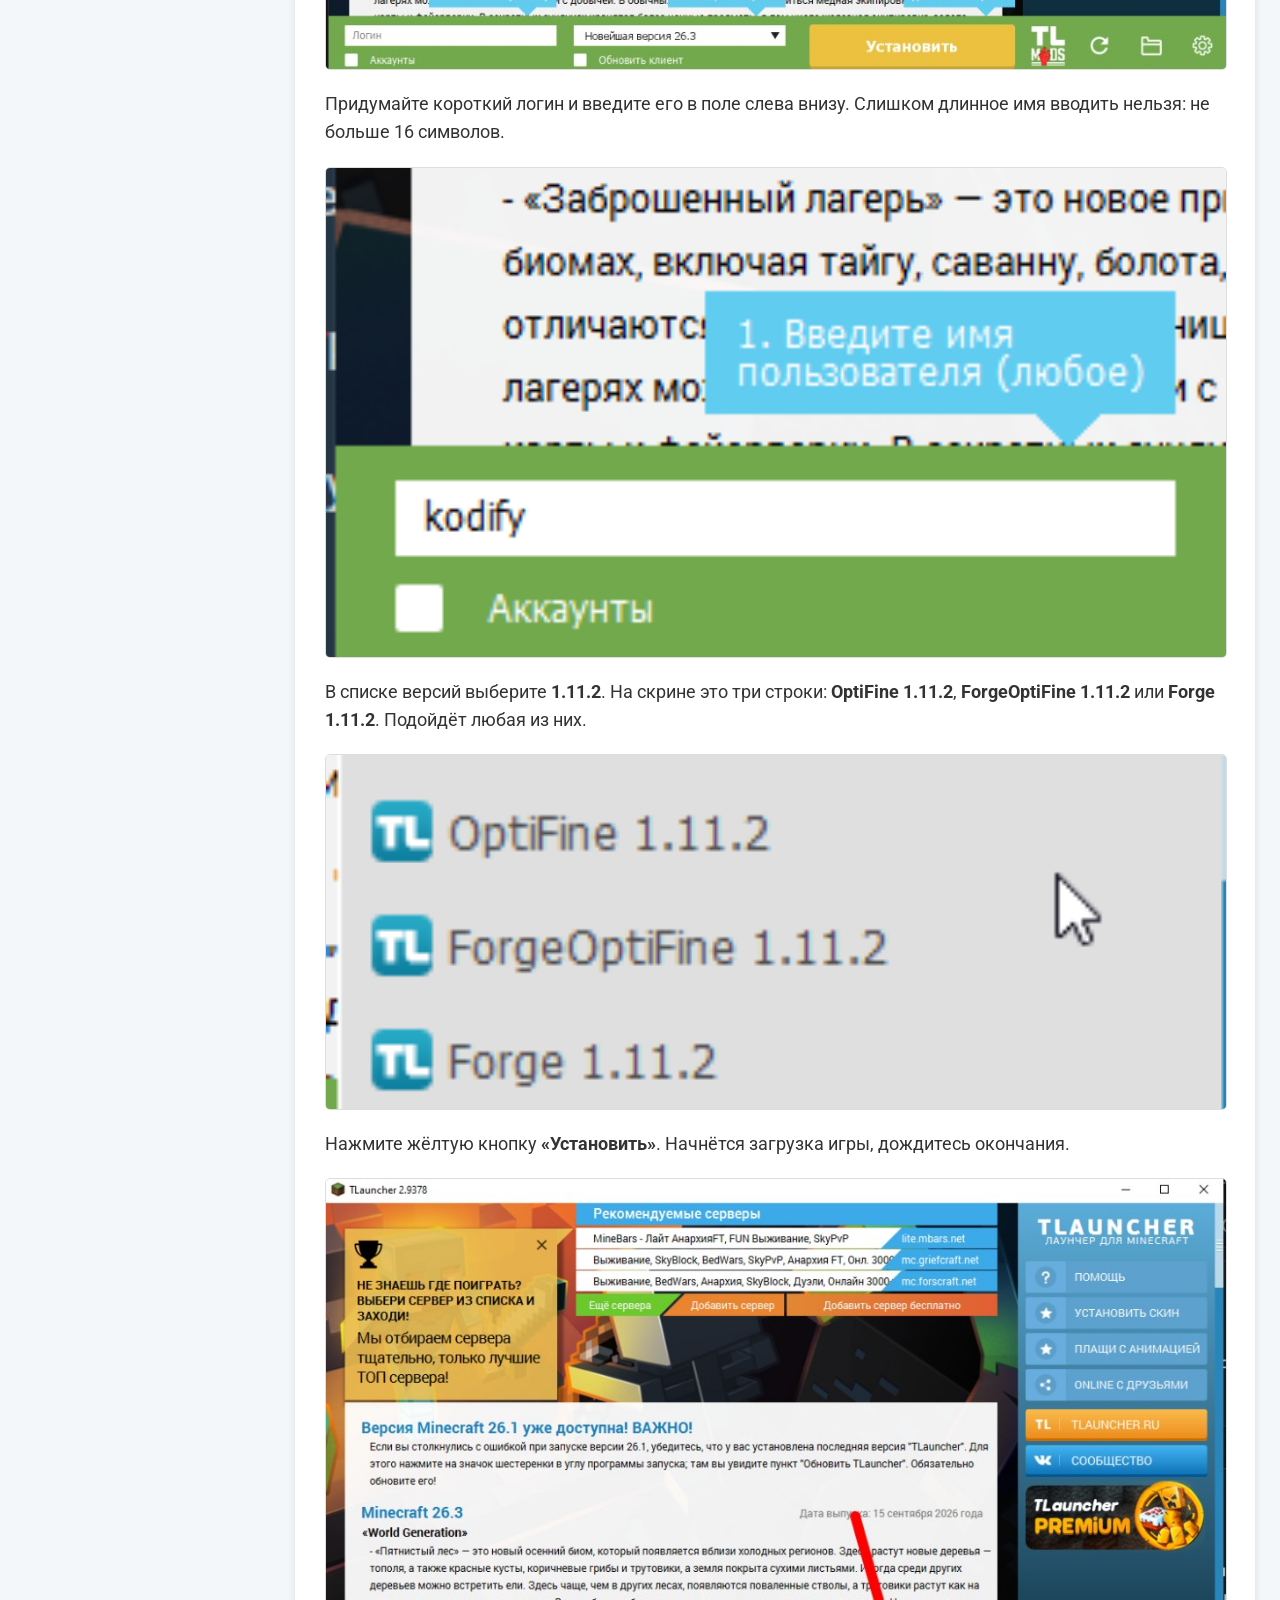
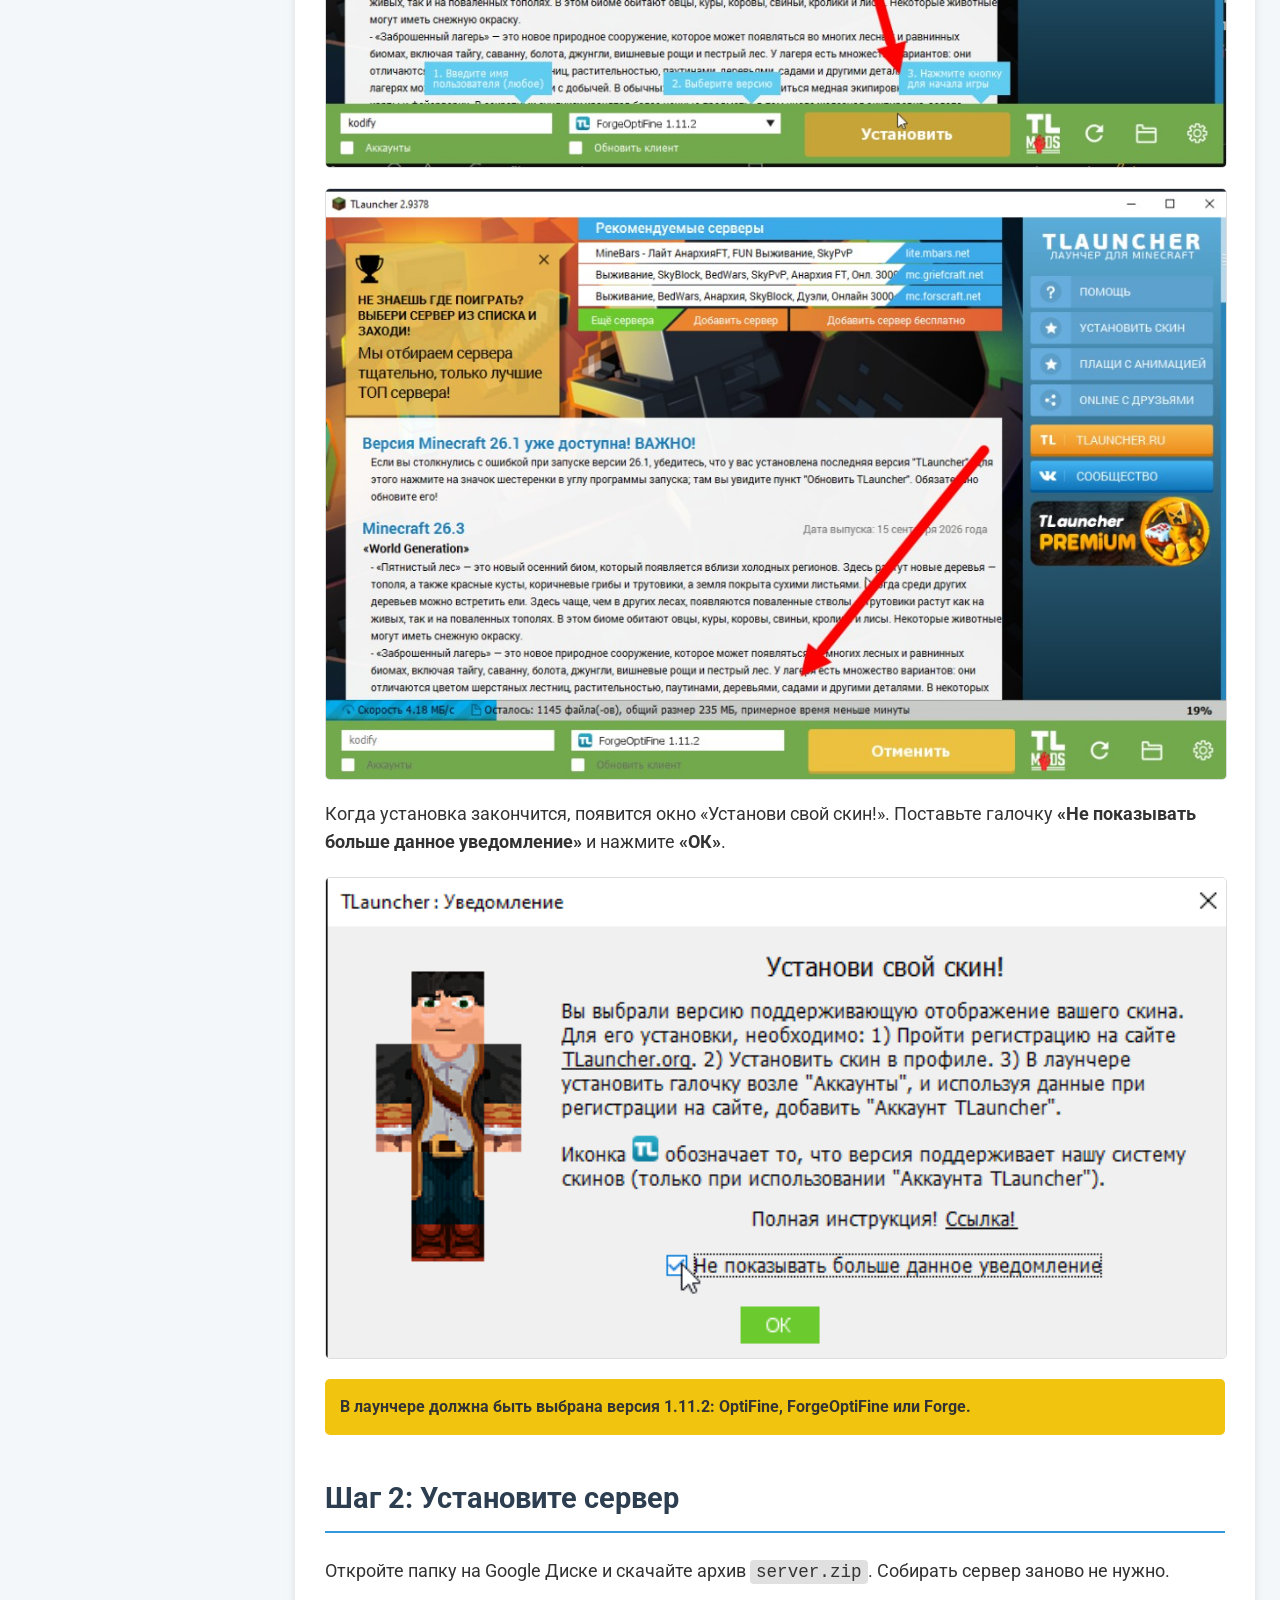
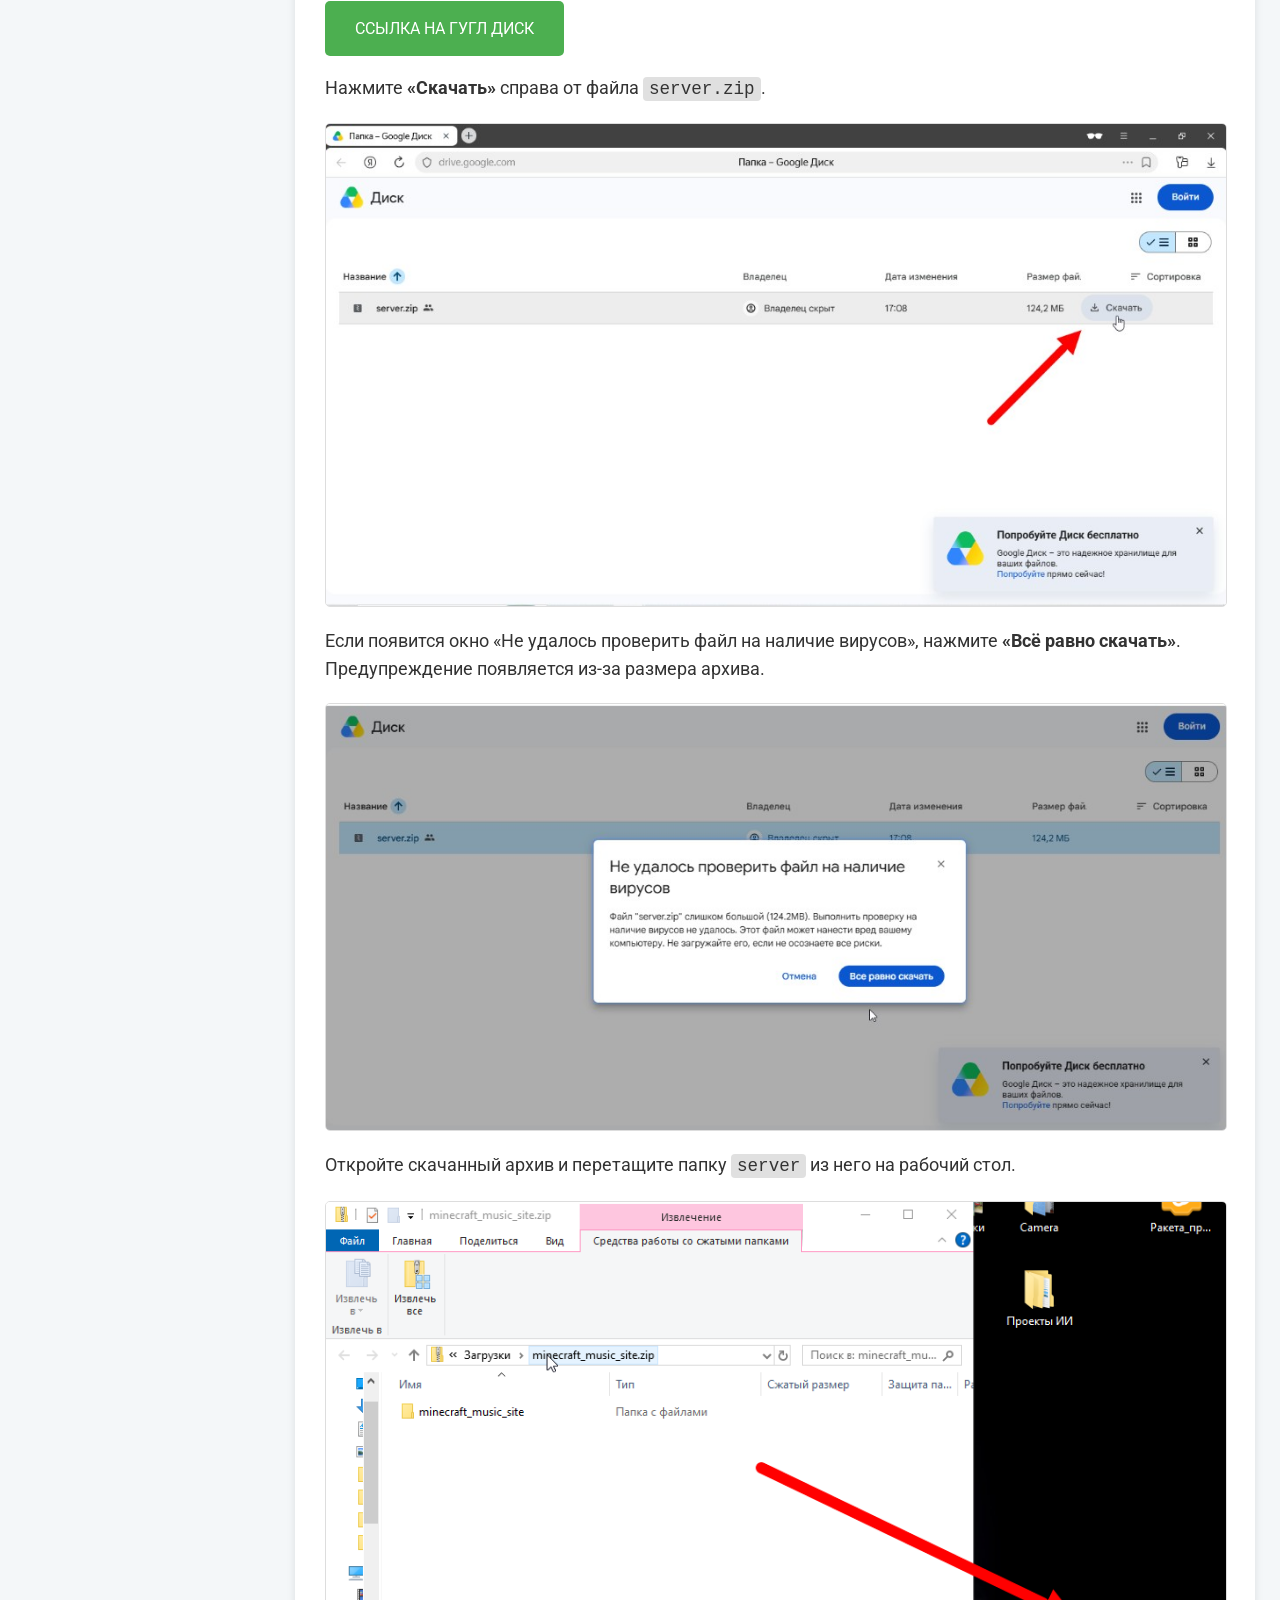
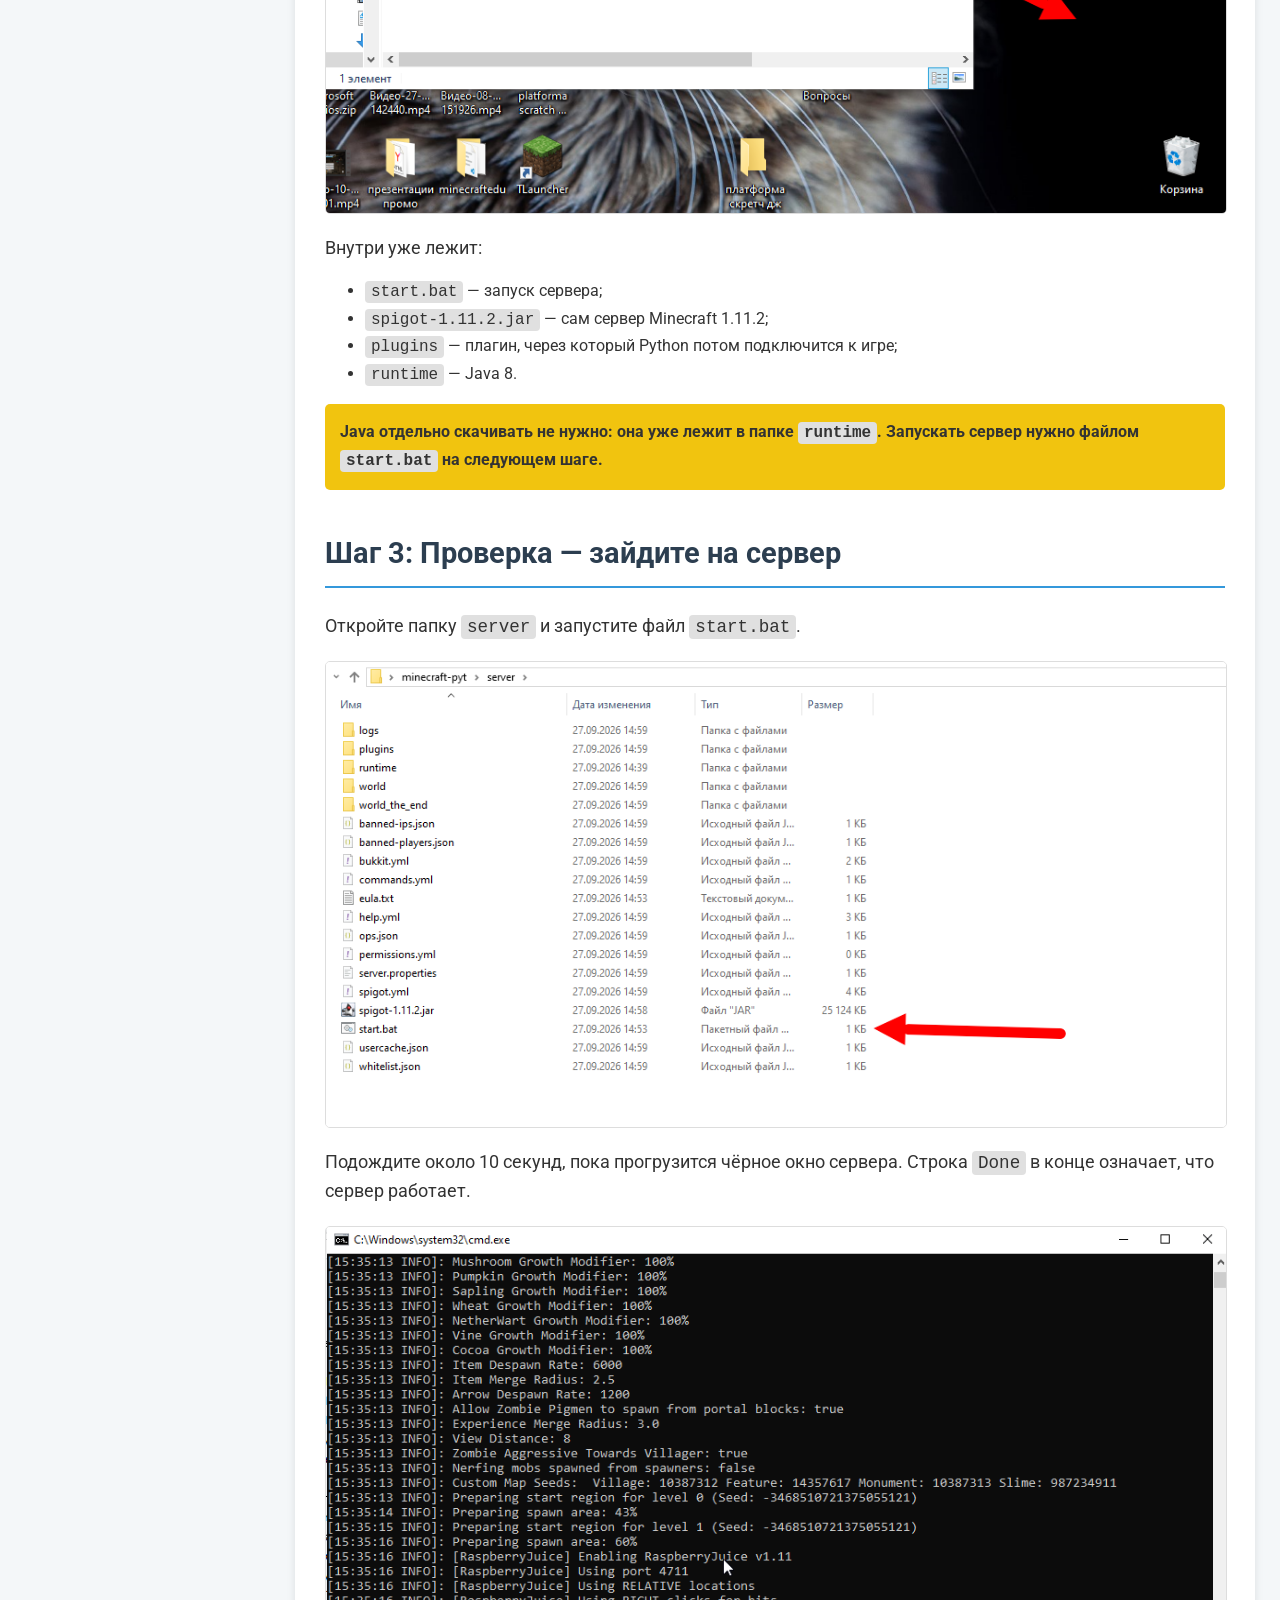
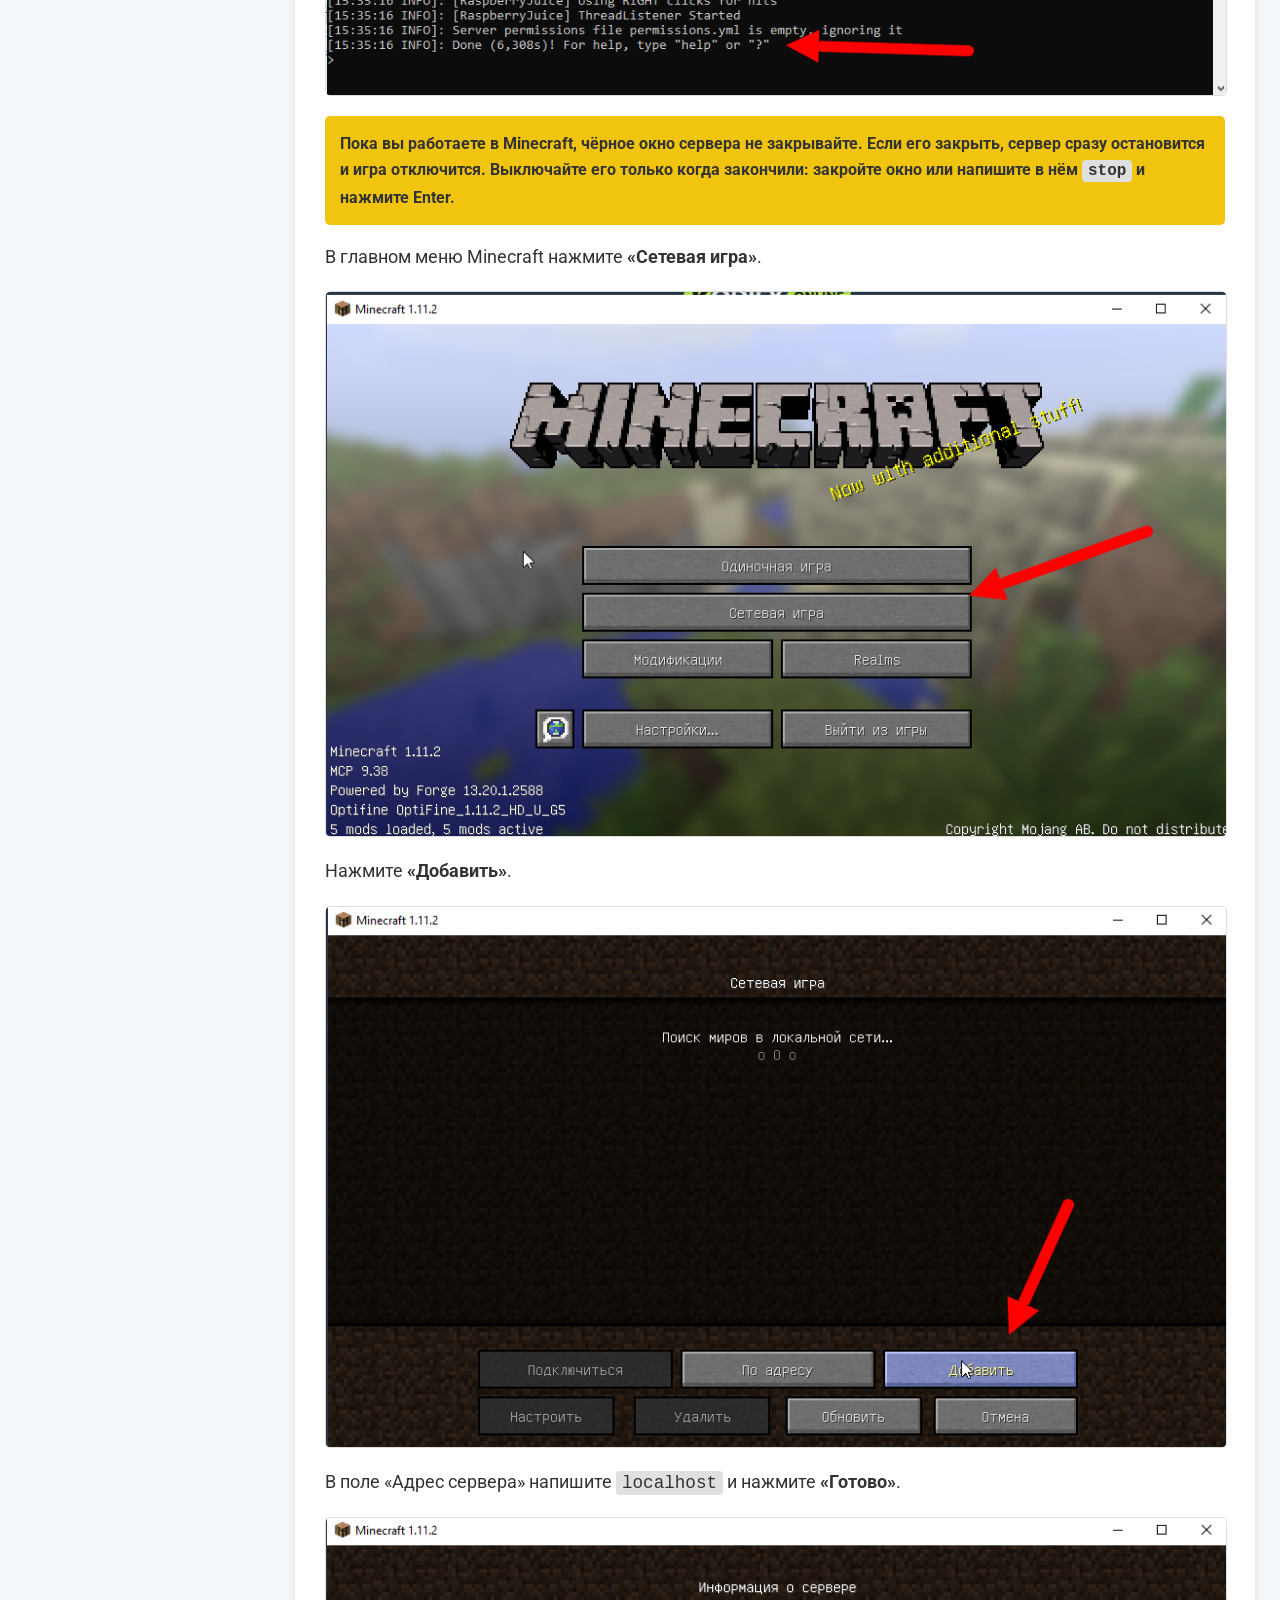
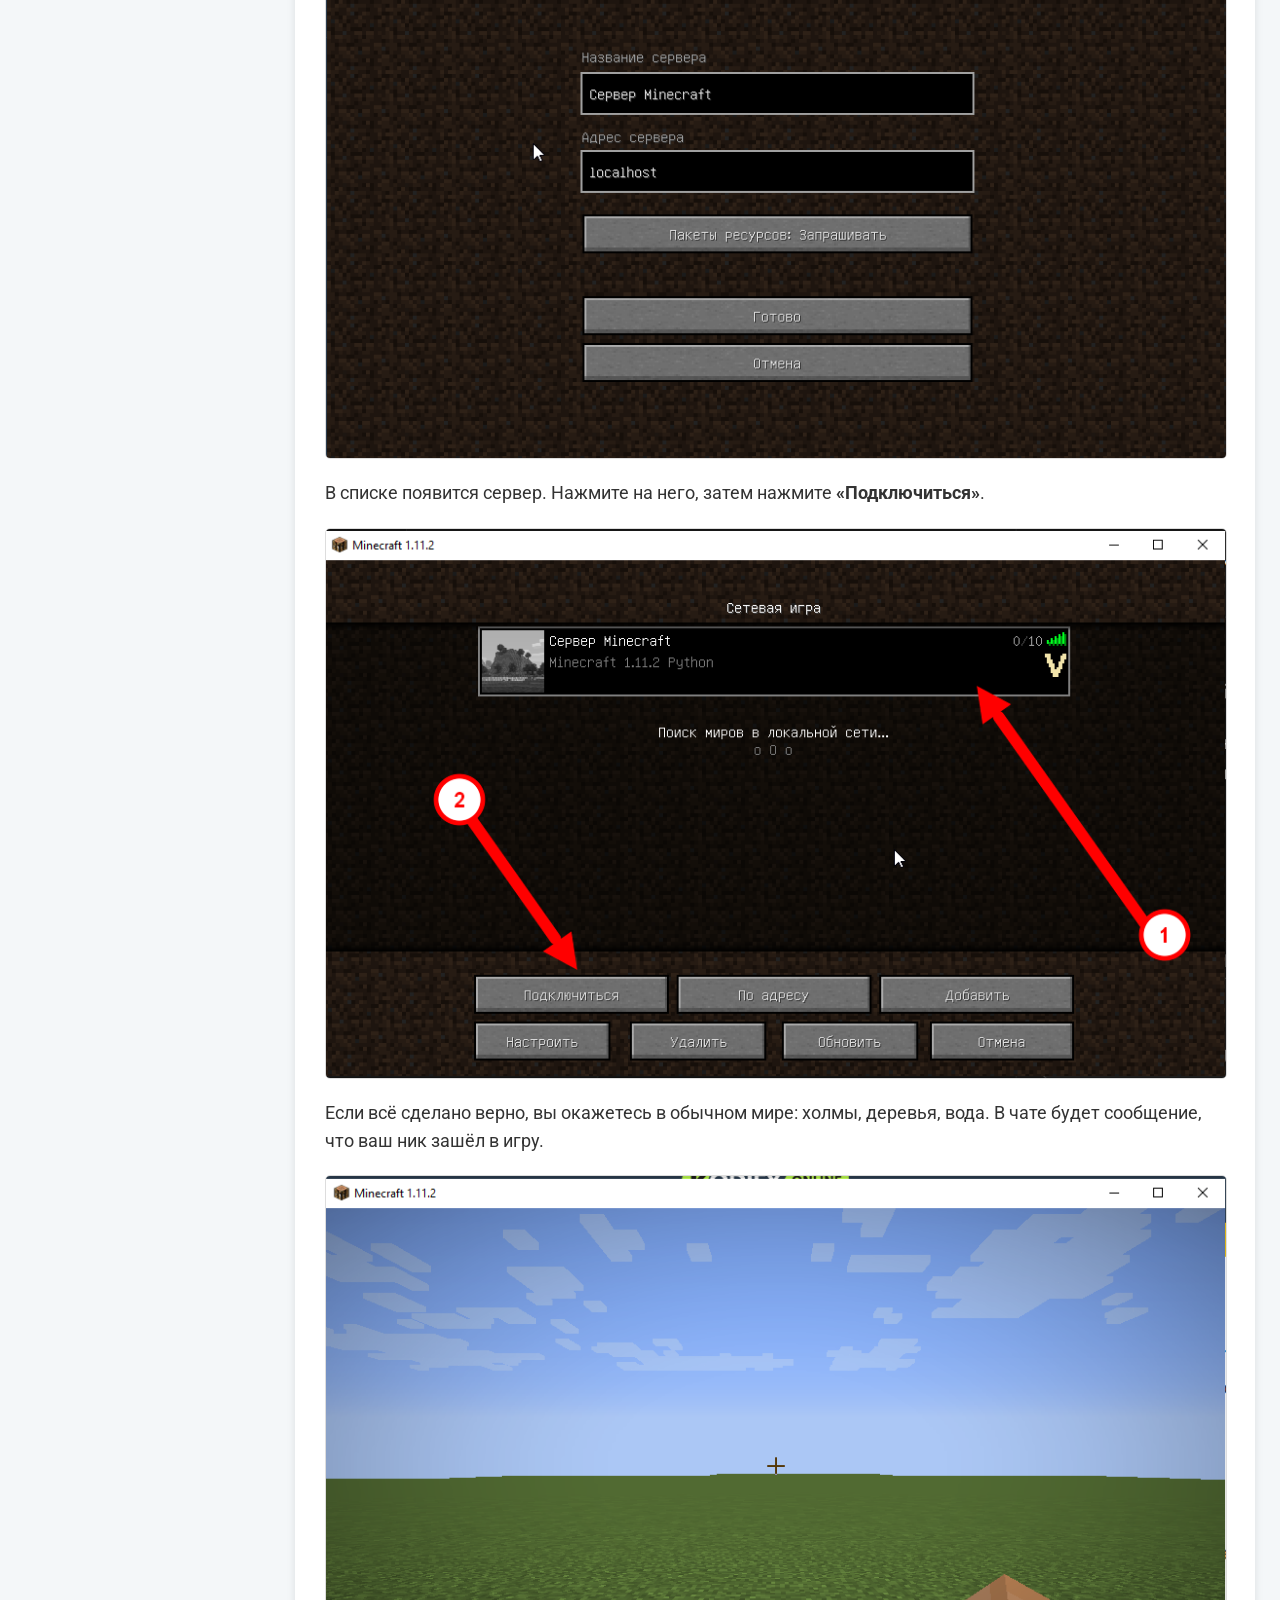
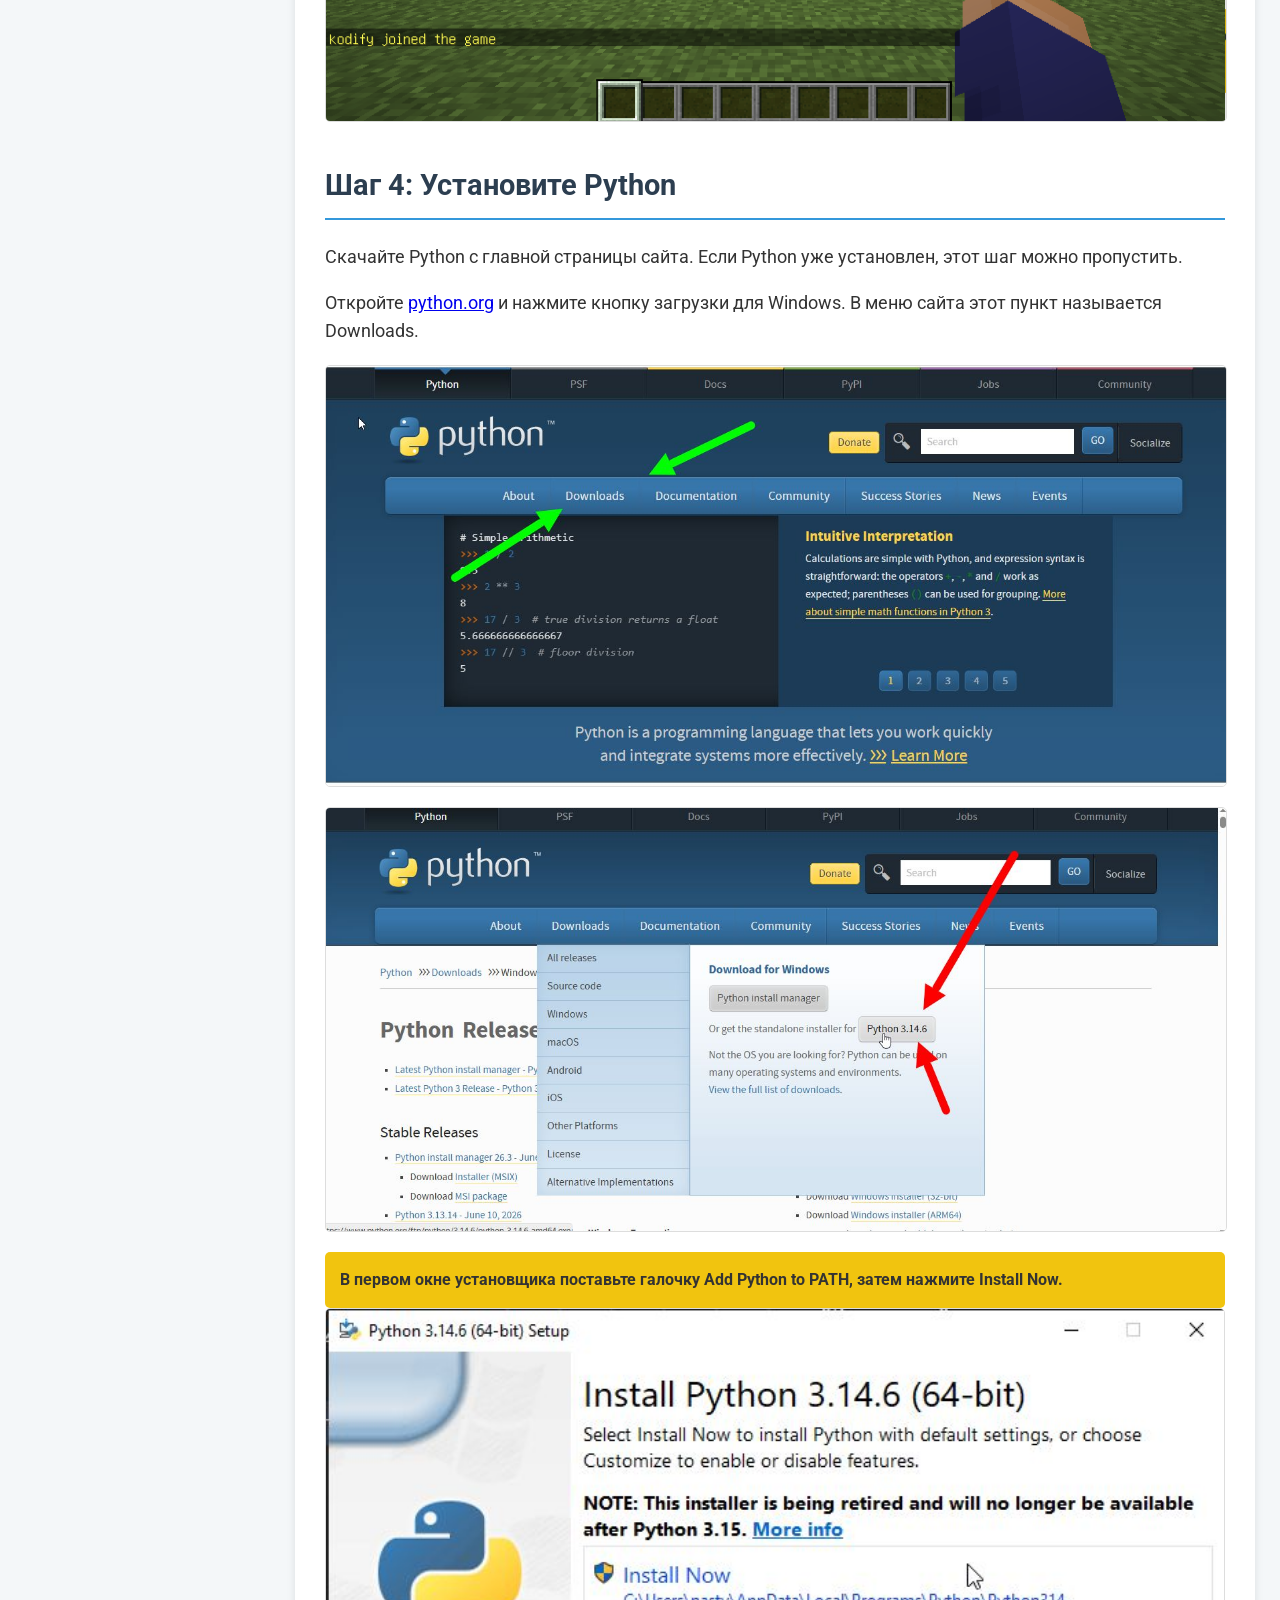
<file: minecraft_python_server_guide.html>
<!DOCTYPE html>
<html lang="ru">
<head>
    <meta charset="UTF-8">
    <meta name="viewport" content="width=device-width, initial-scale=1.0">
    <title>Локальный сервер Minecraft 1.11.2 для Python</title>
    <link rel="icon" href="favicon.ico" sizes="any">
    <link rel="icon" type="image/png" href="favicon.png">
    <link rel="stylesheet" href="style.css">
</head>
<body>
    <header class="main-header">
        <a class="header-logo-link" href="https://kodify.online/">
            <img src="photo.png" alt="Kodify" class="header-logo">
        </a>
        <nav class="header-nav">
            <a href="https://kodify.online/#rec2491400261">Курсы</a>
            <a href="https://kodify.online/#rec2488766391">Преподаватели</a>
            <a href="https://kodify.online/#rec2494123921">Отзывы</a>
            <a href="https://kodify.online/pay">Оплата</a>
        </nav>
        <a class="header-cta" href="https://kodify.online/">Записаться на обучение</a>
    </header>

    <div class="main-layout">
        <nav class="side-menu">
            <h3>Навигация</h3>
            <ul>
                <li><a href="index.html">На главную</a></li>
                <li><a href="#versions">Что нужно</a></li>
                <li><a href="#step-1">Шаг 1: Minecraft</a></li>
                <li><a href="#step-2">Шаг 2: Сервер</a></li>
                <li><a href="#step-3">Шаг 3: Проверка входа</a></li>
                <li><a href="#step-4">Шаг 4: Python</a></li>
                <li><a href="#step-5">Шаг 5: VS Code</a></li>
                <li><a href="#step-6">Шаг 6: Библиотеки</a></li>
            </ul>
        </nav>

        <main class="content with-side-menu">
            <div class="container">
                <h1 id="top">Локальный сервер Minecraft 1.11.2 для Python</h1>
                <p>Эта инструкция нужна, чтобы запустить готовый сервер и управлять миром из Python через библиотеки <strong>mcpi</strong> и <strong>minecraftstuff</strong>. Сервер заново собирать не нужно: папка уже готова.</p>

                <section class="step" id="versions">
                    <h2>Что нужно для занятий Python Minecraft</h2>
                    <div class="important">
                        <p>Minecraft, локальный сервер, Python, VS Code и библиотеки <strong>mcpi</strong>.</p>
                        <p>Ниже инструкция по установке.</p>
                    </div>
                </section>

                <section class="step">
                    <h2 id="step-1">Шаг 1: Установите Minecraft 1.11.2</h2>
                    <p>Клиент игры ставится через TLauncher: <a href="https://tlauncher.ru/" target="_blank">https://tlauncher.ru/</a></p>
                    <p>Нажмите <strong>«Скачать TLauncher»</strong>, выберите свою операционную систему и нажмите зелёную кнопку. Скачается установочный файл.</p>
                    <div class="screenshot-flex-container">
                        <img class="screenshot-img photo" src="скриншоты tlauncher/01-skachat.png" alt="Кнопка Скачать TLauncher на сайте">
                        <img class="screenshot-img photo" src="скриншоты tlauncher/02-windows.png" alt="Выбор Windows и зелёная кнопка скачивания">
                    </div>
                    <p>Запустите скачанный файл и на каждом окне нажимайте <strong>«Продолжить»</strong>. В лицензии отметьте «Я принимаю условия лицензионного соглашения».</p>
                    <img class="screenshot-img photo" src="скриншоты tlauncher/03-privetstvie.png" alt="Окно приветствия установщика TLauncher">
                    <img class="screenshot-img photo" src="скриншоты tlauncher/04-licenziya.png" alt="Лицензионное соглашение TLauncher">
                    <img class="screenshot-img photo" src="скриншоты tlauncher/05-gotovo.png" alt="Окно Всё готово к установке">
                    <img class="screenshot-img photo" src="скриншоты tlauncher/06-zadachi.png" alt="Дополнительные задачи установщика TLauncher">
                    <p>Запустите TLauncher. Если Windows спросит про брандмауэр, нажмите <strong>«Разрешить доступ»</strong>.</p>
                    <img class="screenshot-img photo" src="скриншоты tlauncher/07-razreshit.png" alt="Окно брандмауэра, кнопка Разрешить доступ">
                    <p>Придумайте короткий логин и введите его в поле слева внизу. Слишком длинное имя вводить нельзя: не больше 16 символов.</p>
                    <img class="screenshot-img photo" src="скриншоты tlauncher/08-login.png" alt="Поле логина в TLauncher">
                    <p>В списке версий выберите <strong>1.11.2</strong>. На скрине это три строки: <strong>OptiFine 1.11.2</strong>, <strong>ForgeOptiFine 1.11.2</strong> или <strong>Forge 1.11.2</strong>. Подойдёт любая из них.</p>
                    <img class="screenshot-img photo" src="скриншоты tlauncher/09-versii.png" alt="Список версий OptiFine, ForgeOptiFine и Forge 1.11.2">
                    <p>Нажмите жёлтую кнопку <strong>«Установить»</strong>. Начнётся загрузка игры, дождитесь окончания.</p>
                    <img class="screenshot-img photo" src="скриншоты tlauncher/10-ustanovit.png" alt="Кнопка Установить и выбранная версия ForgeOptiFine 1.11.2">
                    <img class="screenshot-img photo" src="скриншоты tlauncher/11-process.png" alt="Процесс установки Minecraft в TLauncher">
                    <p>Когда установка закончится, появится окно «Установи свой скин!». Поставьте галочку <strong>«Не показывать больше данное уведомление»</strong> и нажмите <strong>«ОК»</strong>.</p>
                    <img class="screenshot-img photo" src="скриншоты tlauncher/12-uvedomlenie.png" alt="Уведомление про скин, галочка и кнопка ОК">
                    <div class="important">
                        В лаунчере должна быть выбрана версия <strong>1.11.2</strong>: OptiFine, ForgeOptiFine или Forge.
                    </div>
                </section>

                <section class="step">
                    <h2 id="step-2">Шаг 2: Установите сервер</h2>
                    <p>Откройте папку на Google Диске и скачайте архив <code>server.zip</code>. Собирать сервер заново не нужно.</p>
                    <a href="https://drive.google.com/drive/folders/14rva6eY__MMYhHw2rI1RBdVZXtPNBF1D?usp=sharing" class="button-link" target="_blank" style="background-color:#4CAF50; color:white; padding:15px 30px; text-decoration:none; display:inline-block; border-radius:5px;">ССЫЛКА НА ГУГЛ ДИСК</a>
                    <p>Нажмите <strong>«Скачать»</strong> справа от файла <code>server.zip</code>.</p>
                    <img class="screenshot-img photo" src="скриншоты server/08-skachat-zip.png" alt="Кнопка Скачать у файла server.zip">
                    <p>Если появится окно «Не удалось проверить файл на наличие вирусов», нажмите <strong>«Всё равно скачать»</strong>. Предупреждение появляется из‑за размера архива.</p>
                    <img class="screenshot-img photo" src="скриншоты server/09-vse-ravno.png" alt="Кнопка Всё равно скачать">
                    <p>Откройте скачанный архив и перетащите папку <code>server</code> из него на рабочий стол.</p>
                    <img class="screenshot-img photo" src="скриншоты server/10-na-stol.png" alt="Папка server внутри архива, перенос на рабочий стол">
                    <p>Внутри уже лежит:</p>
                    <ul>
                        <li><code>start.bat</code> — запуск сервера;</li>
                        <li><code>spigot-1.11.2.jar</code> — сам сервер Minecraft 1.11.2;</li>
                        <li><code>plugins</code> — плагин, через который Python потом подключится к игре;</li>
                        <li><code>runtime</code> — Java 8.</li>
                    </ul>
                    <div class="important">
                        Java отдельно скачивать не нужно: она уже лежит в папке <code>runtime</code>. Запускать сервер нужно файлом <code>start.bat</code> на следующем шаге.
                    </div>
                </section>

                <section class="step">
                    <h2 id="step-3">Шаг 3: Проверка — зайдите на сервер</h2>
                    <p>Откройте папку <code>server</code> и запустите файл <code>start.bat</code>.</p>
                    <img class="screenshot-img photo" src="скриншоты server/01-start-bat.png" alt="Файл start.bat в папке server">
                    <p>Подождите около 10 секунд, пока прогрузится чёрное окно сервера. Строка <code>Done</code> в конце означает, что сервер работает.</p>
                    <img class="screenshot-img photo" src="скриншоты server/02-done.png" alt="Окно сервера со строкой Done">
                    <div class="important">
                        Пока вы работаете в Minecraft, чёрное окно сервера не закрывайте. Если его закрыть, сервер сразу остановится и игра отключится. Выключайте его только когда закончили: закройте окно или напишите в нём <code>stop</code> и нажмите Enter.
                    </div>
                    <p>В главном меню Minecraft нажмите <strong>«Сетевая игра»</strong>.</p>
                    <img class="screenshot-img photo" src="скриншоты server/03-setevaya.png" alt="Кнопка Сетевая игра в главном меню">
                    <p>Нажмите <strong>«Добавить»</strong>.</p>
                    <img class="screenshot-img photo" src="скриншоты server/04-dobavit.png" alt="Кнопка Добавить в списке серверов">
                    <p>В поле «Адрес сервера» напишите <code>localhost</code> и нажмите <strong>«Готово»</strong>.</p>
                    <img class="screenshot-img photo" src="скриншоты server/05-localhost.png" alt="Адрес localhost и кнопка Готово">
                    <p>В списке появится сервер. Нажмите на него, затем нажмите <strong>«Подключиться»</strong>.</p>
                    <img class="screenshot-img photo" src="скриншоты server/06-podkluchitsya.png" alt="Выбор сервера и кнопка Подключиться">
                    <p>Если всё сделано верно, вы окажетесь в обычном мире: холмы, деревья, вода. В чате будет сообщение, что ваш ник зашёл в игру.</p>
                    <img class="screenshot-img photo" src="скриншоты server/07-mir.png" alt="Игрок в плоском мире на сервере">
                </section>

                <section class="step">
                    <h2 id="step-4">Шаг 4: Установите Python</h2>
                    <p>Скачайте Python с главной страницы сайта. Если Python уже установлен, этот шаг можно пропустить.</p>
                    <p>Откройте <a href="https://www.python.org" target="_blank">python.org</a> и нажмите кнопку загрузки для Windows. В меню сайта этот пункт называется Downloads.</p>
                    <img class="screenshot-img photo" src="Скриншот 28-07-2026 155137.jpg" alt="Главная страница сайта Python.org">
                    <img class="screenshot-img photo" src="Скриншот 28-07-2026 160043.jpg" alt="Меню Downloads и кнопка скачивания Python">
                    <div class="important">
                        В первом окне установщика поставьте галочку <strong>Add Python to PATH</strong>, затем нажмите Install Now.
                    </div>
                    <div class="screenshot-flex-container">
                        <img class="screenshot-img photo" src="Скриншот 28-07-2026 160504.jpg" alt="Окно установщика Python">
                        <img class="screenshot-img photo" src="Скриншот 28-07-2026 160828.jpg" alt="Галочка Add Python to PATH">
                    </div>
                    <img class="screenshot-img photo" src="Скриншот 28-07-2026 164705.jpg" alt="Кнопка Install Now">
                    <p>Дождитесь окончания установки. Когда появится надпись Setup was successful, нажмите Close.</p>
                    <img class="screenshot-img photo" src="Скриншот 28-07-2026 165137.jpg" alt="Процесс установки Python">
                    <img class="screenshot-img photo" src="Скриншот 28-07-2026 170950.jpg" alt="Установка Python завершена">
                    <p>Проверка: откройте командную строку, введите <code>python --version</code> и нажмите Enter. Должна появиться версия Python 3, например <code>Python 3.14.x</code>.</p>
                    <img class="screenshot-img photo" src="Скриншот 28-07-2026 171140.jpg" alt="Проверка версии Python в командной строке">
                </section>

                <section class="step">
                    <h2 id="step-5">Шаг 5: Установите VS Code</h2>
                    <p>Visual Studio Code — редактор, в котором пишут программы на Python. Скачайте его с сайта <a href="https://code.visualstudio.com/" target="_blank">https://code.visualstudio.com/</a> и нажмите синюю кнопку загрузки для Windows.</p>
                    <img class="screenshot-img photo" src="Скриншот 28-07-2026 171532.jpg" alt="Сайт Visual Studio Code">
                    <img class="screenshot-img photo" src="Скриншот 28-07-2026 172341.jpg" alt="Выбор версии VS Code для Windows">
                    <p>Запустите скачанный файл. Примите лицензионное соглашение и нажмите «Далее».</p>
                    <img class="screenshot-img photo" src="photo_2026-07-28_17-57-47.jpg" alt="Лицензионное соглашение VS Code">
                    <p>В окне дополнительных задач отметьте значок на рабочем столе и пункты «Открыть с помощью Code». Галочка «Добавить в PATH» должна стоять. Затем нажмите «Далее» и «Установить». Когда установка закончится, нажмите «Завершить».</p>
                    <img class="screenshot-img photo" src="photo_2026-07-28_17-58-49.jpg" alt="Дополнительные задачи установщика VS Code">
                    <img class="screenshot-img photo" src="photo_2026-07-28_17-59-07.jpg" alt="Установка VS Code">
                    <img class="screenshot-img photo" src="photo_2026-07-28_17-59-38.jpg" alt="Завершение установки VS Code">
                    <p>В VS Code откройте вкладку «Расширения», найдите <strong>Python</strong> от Microsoft и нажмите «Установить».</p>
                </section>

                <section class="step">
                    <h2 id="step-6">Шаг 6: Установите библиотеки Python</h2>
                    <p>Откройте VS Code. В левом нижнем углу нажмите треугольник, чтобы открыть консоль.</p>
                    <img class="screenshot-img photo" src="скриншоты server/11-konsol.png" alt="Треугольник в левом нижнем углу VS Code, который открывает консоль">
                    <p>Вверху панели выберите вкладку <strong>Terminal</strong>.</p>
                    <img class="screenshot-img photo" src="скриншоты server/12-terminal.png" alt="Вкладка Terminal в VS Code">
                    <p>Вставьте команду <code>pip install mcpi minecraftstuff</code> и нажмите Enter.</p>
                    <img class="screenshot-img photo" src="скриншоты server/13-pip.png" alt="Команда pip install mcpi minecraftstuff в терминале">
                    <p>Дождитесь строки <code>Successfully installed mcpi minecraftstuff</code>. Эти две библиотеки бесплатные.</p>
                    <img class="screenshot-img photo" src="скриншоты server/14-pip-ok.png" alt="Сообщение об успешной установке библиотек">
                </section>

                <p style="text-align: center; margin-top: 50px; font-size: 0.9em; color: #777;">Инструкция создана для образовательных целей.</p>
            </div>
        </main>
    </div>
</body>
</html>
</file>
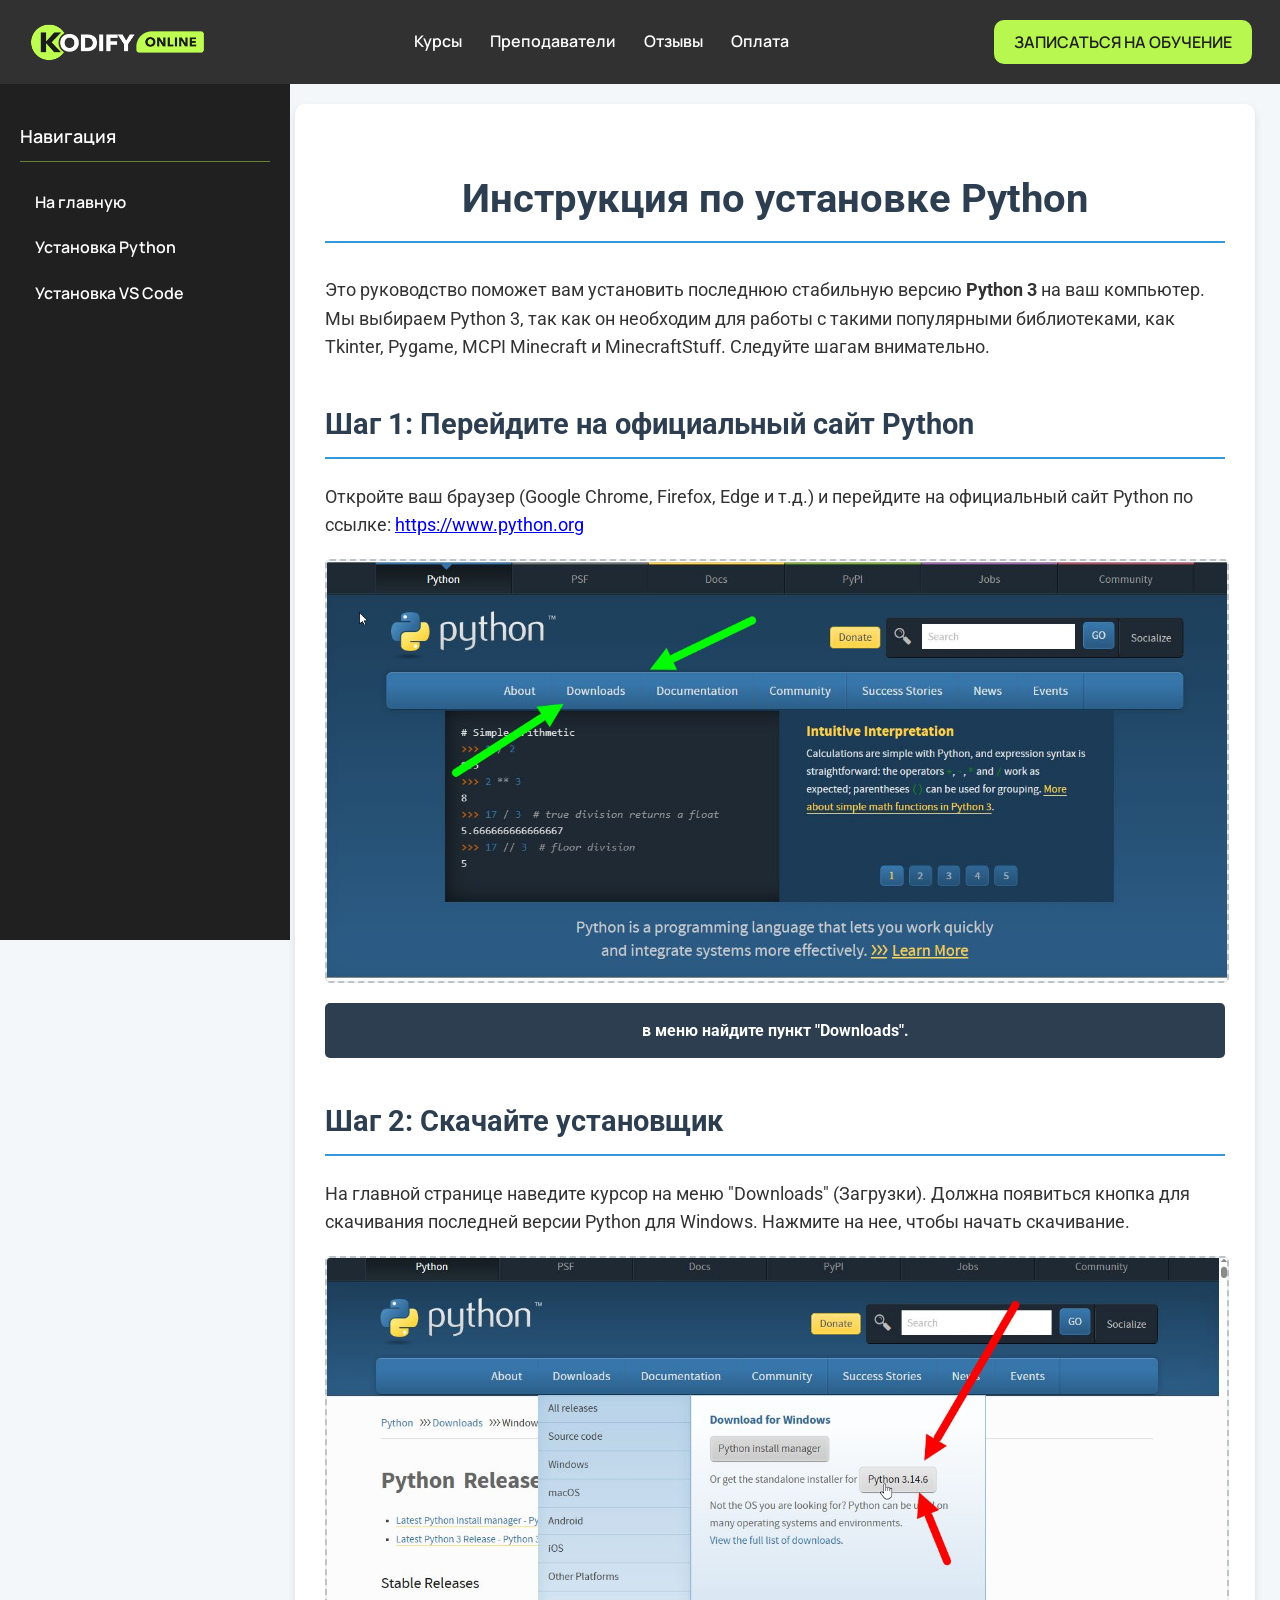
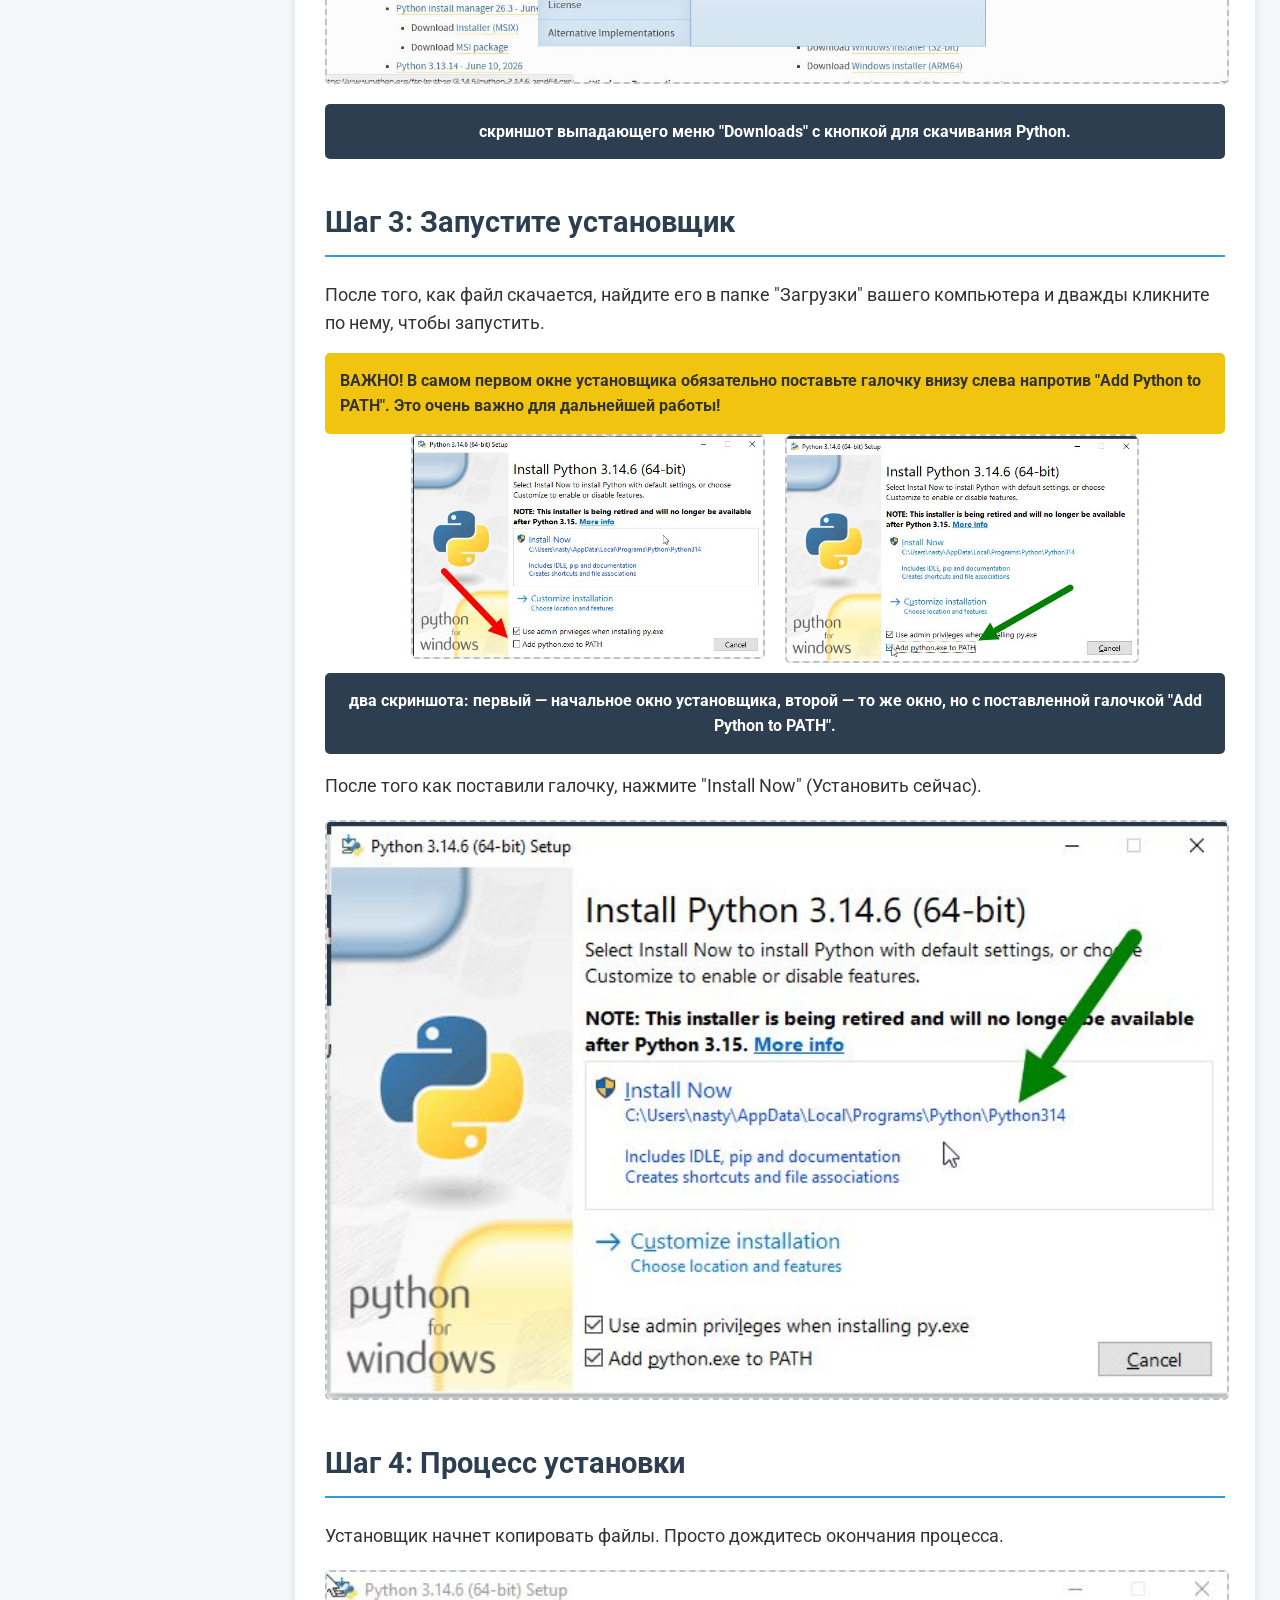
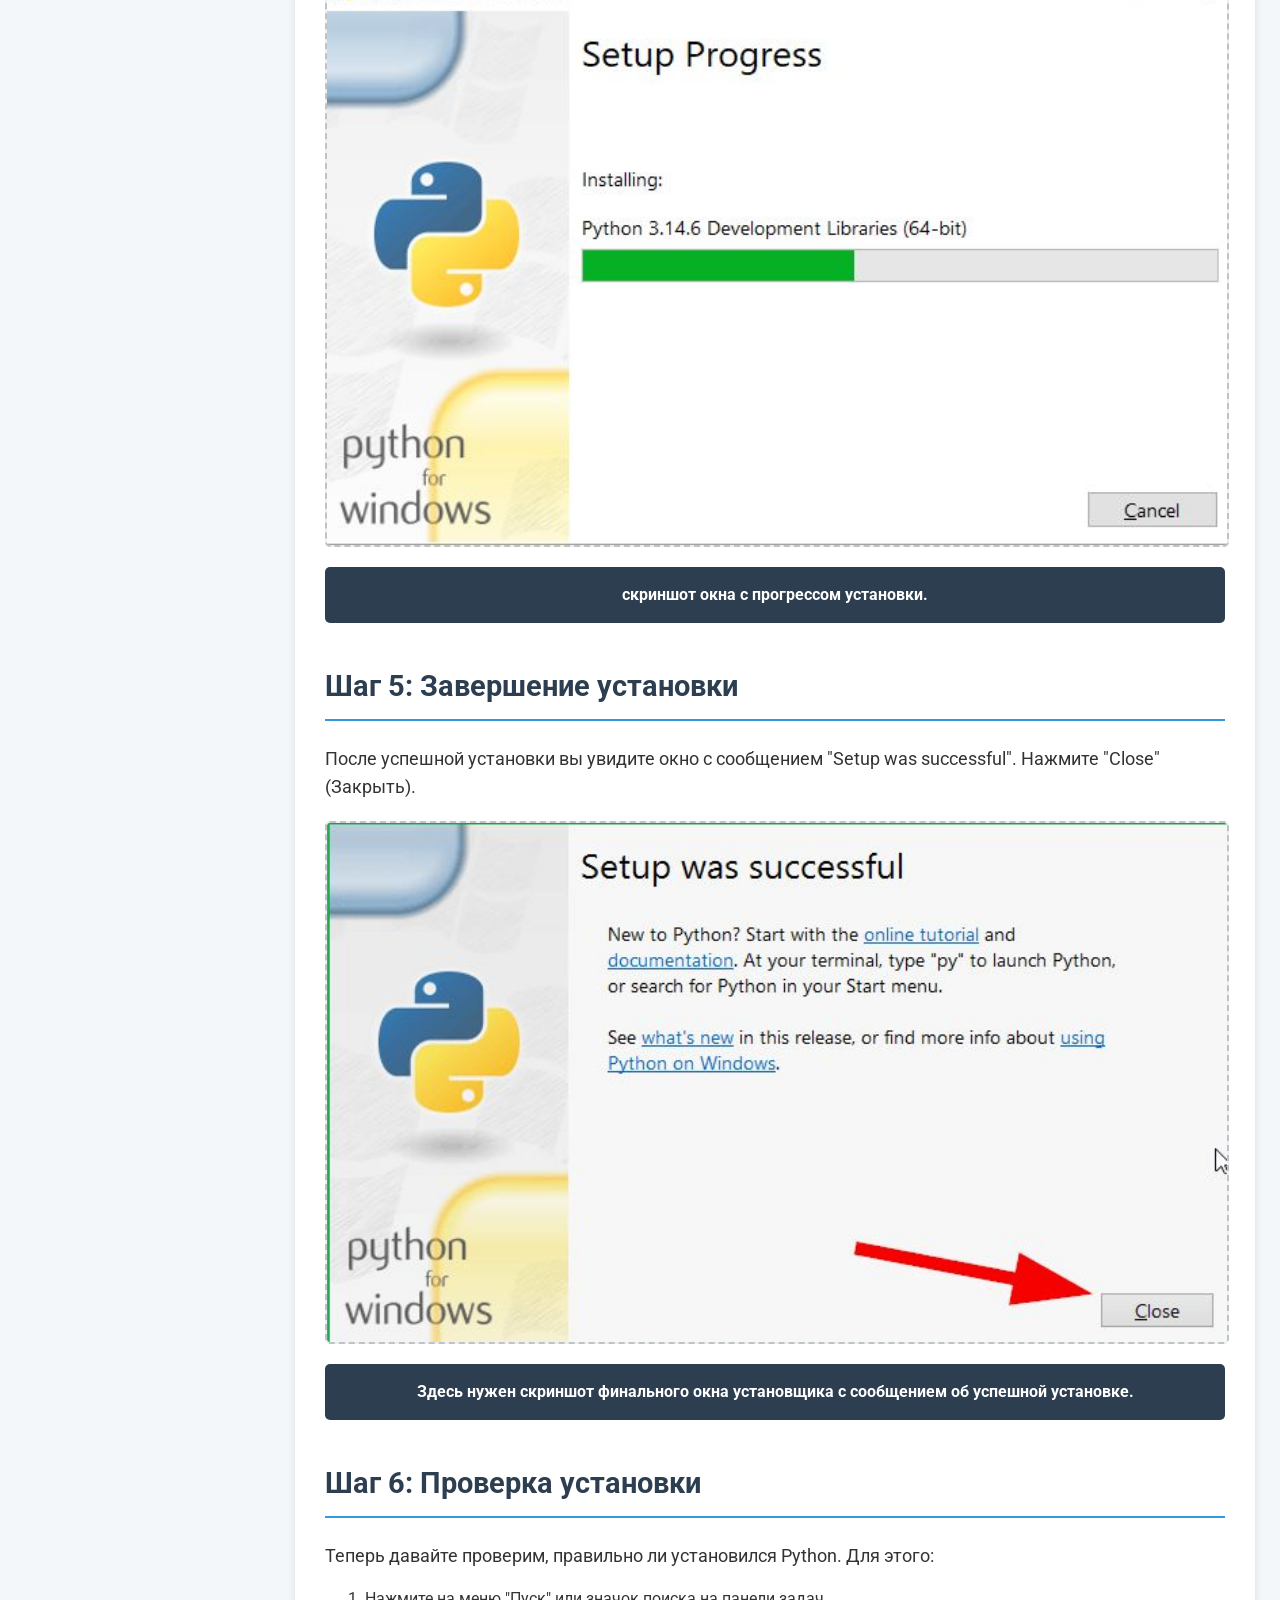
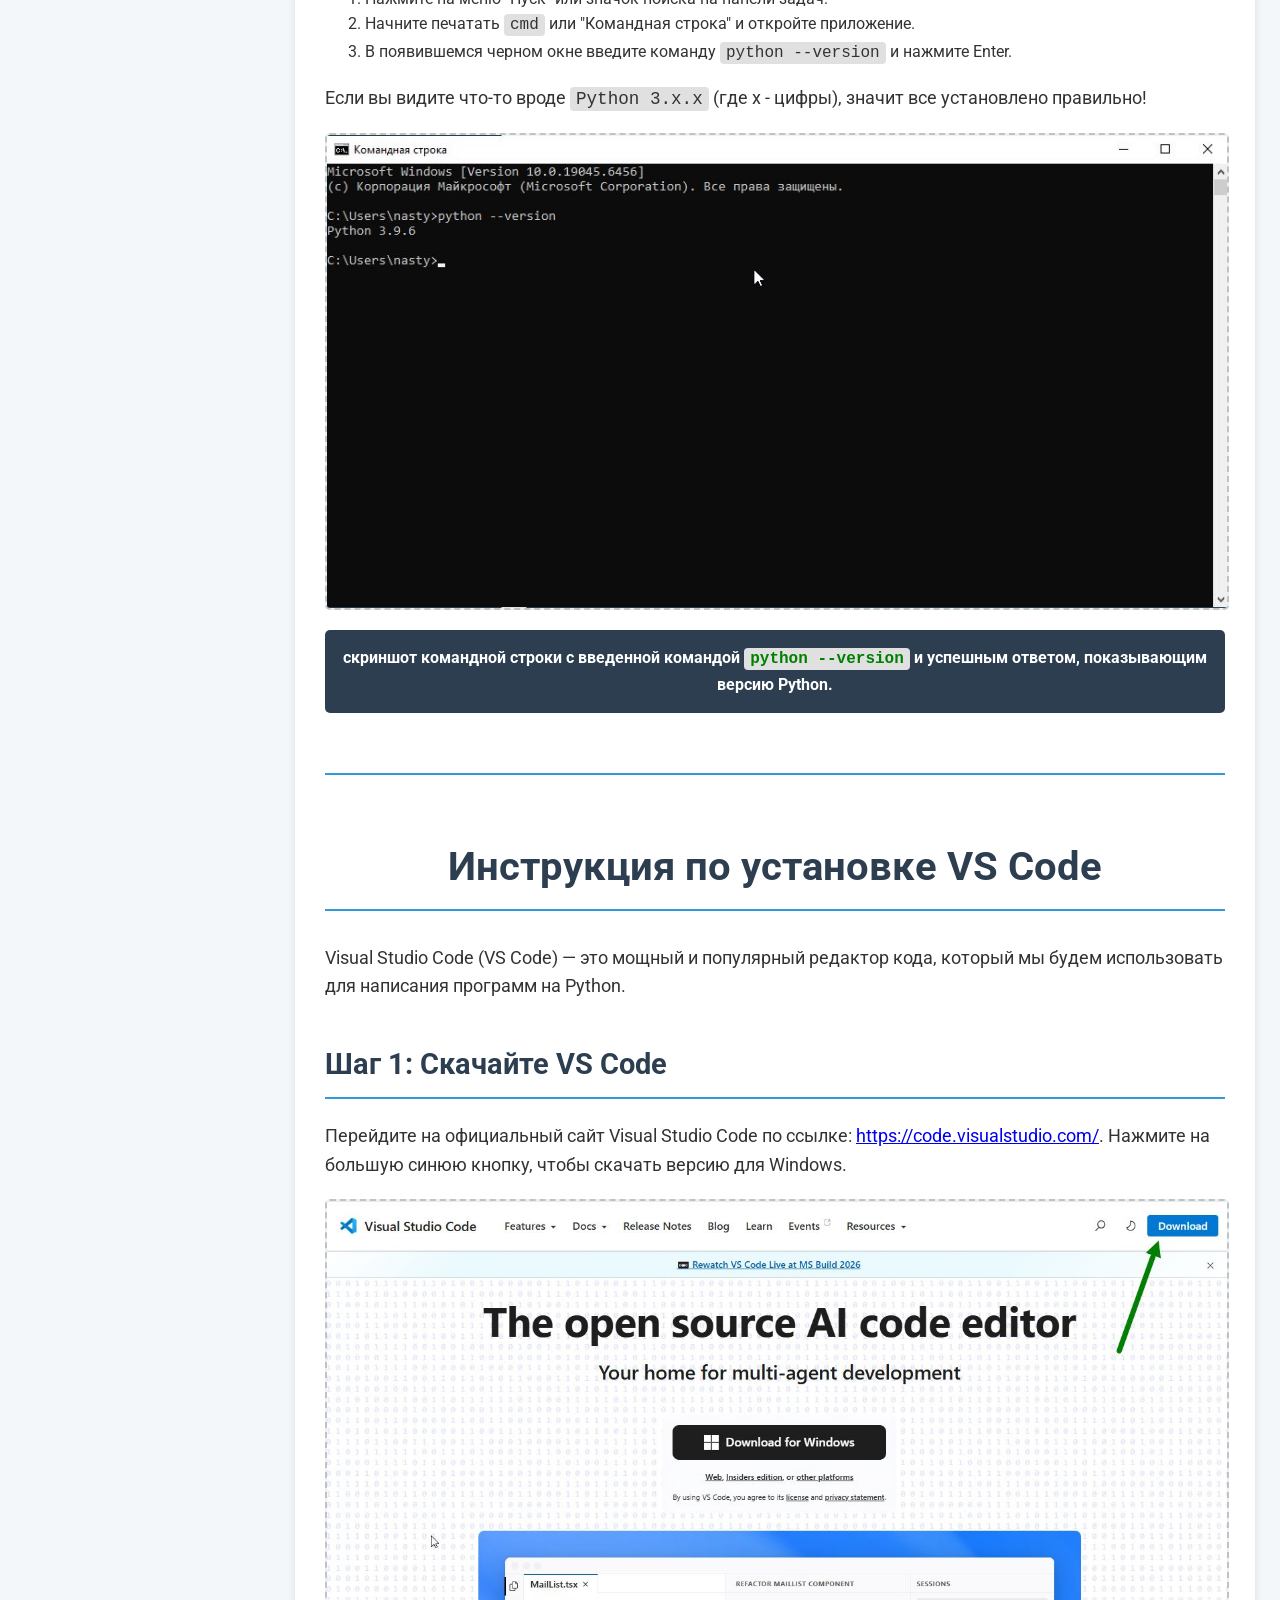
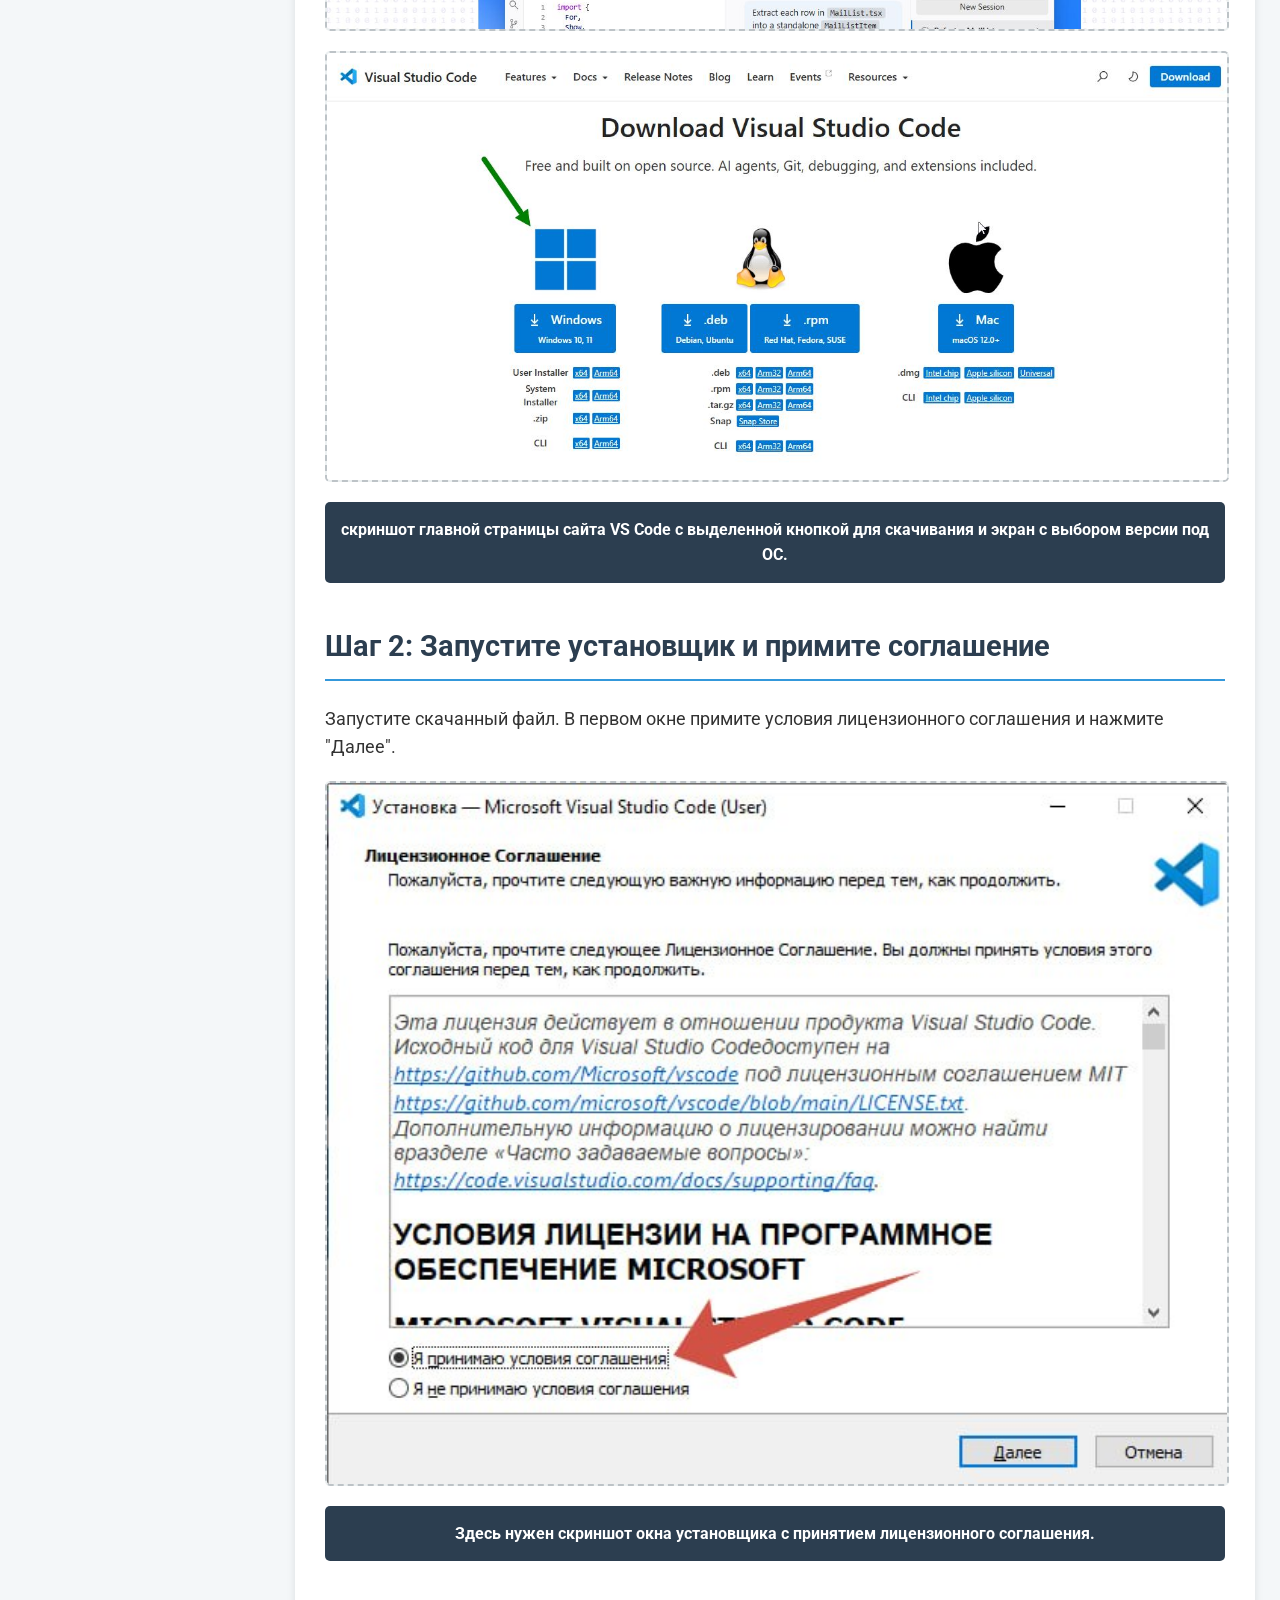
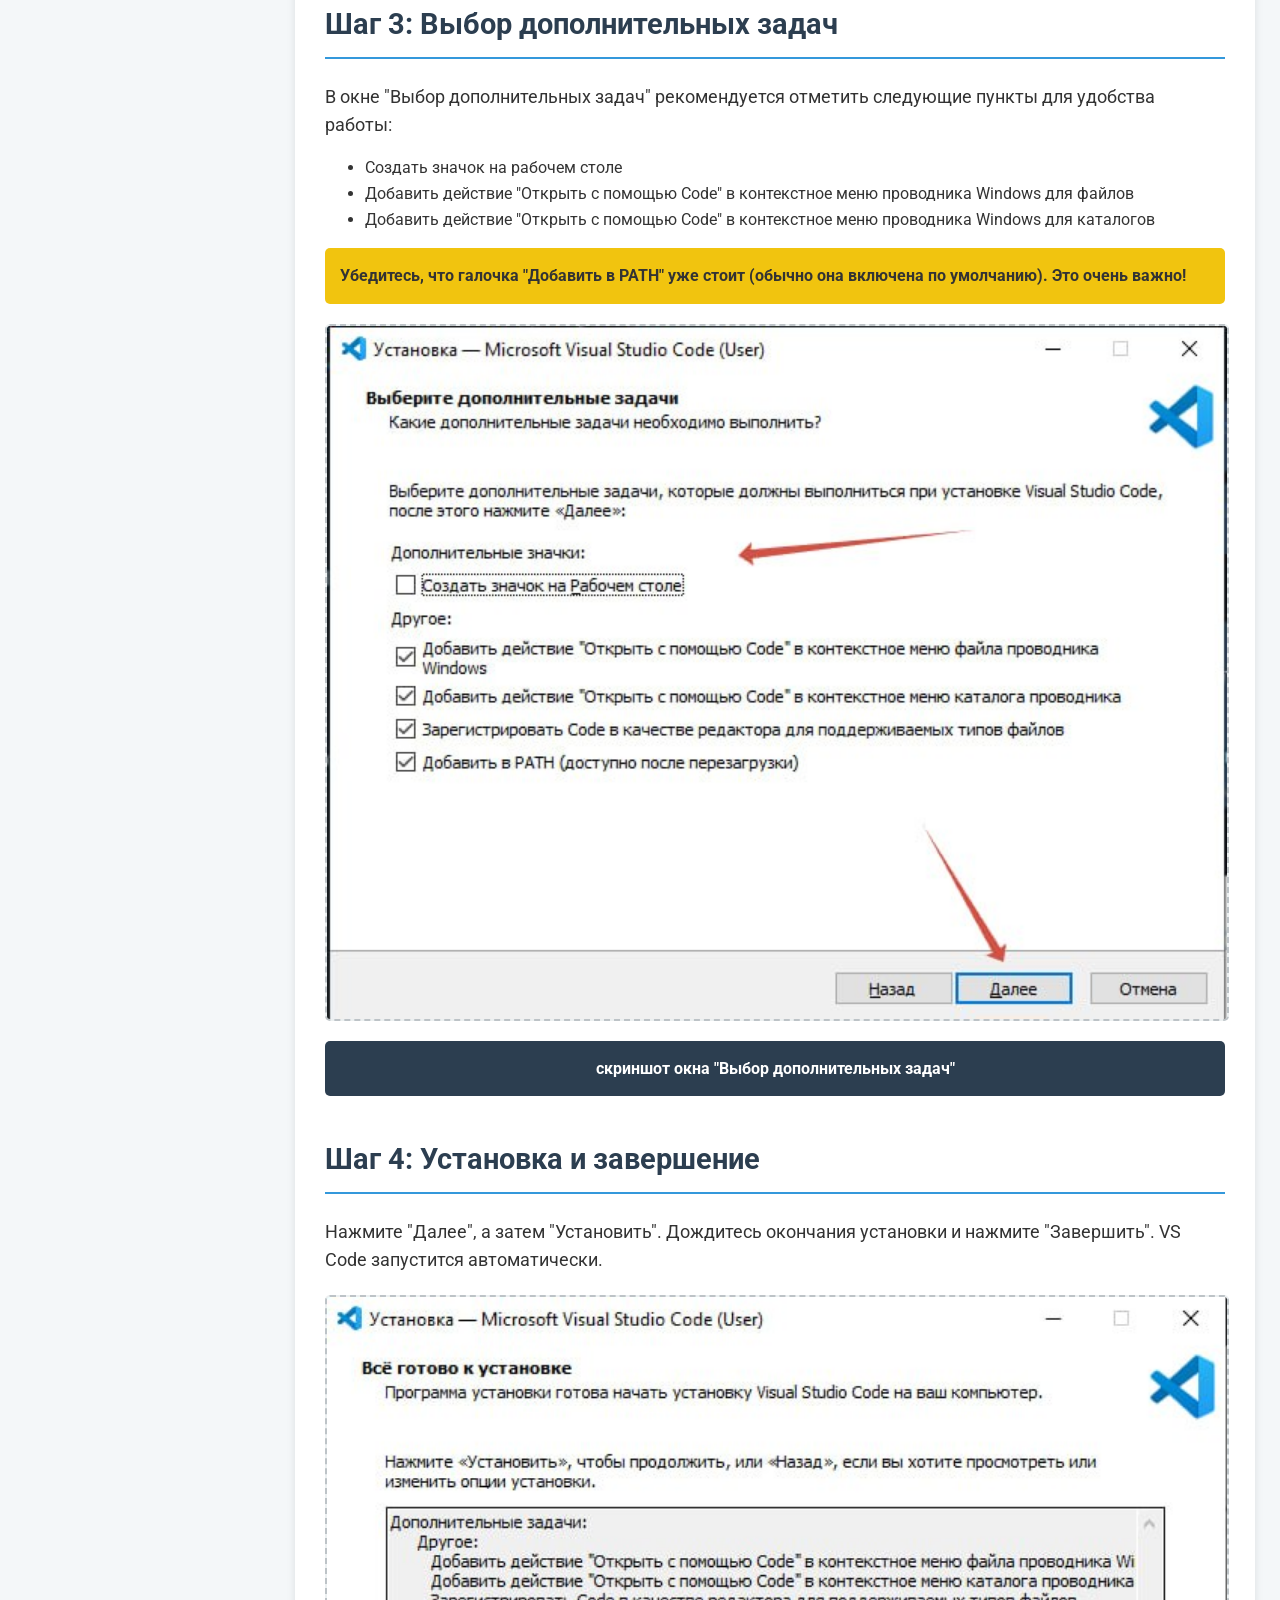
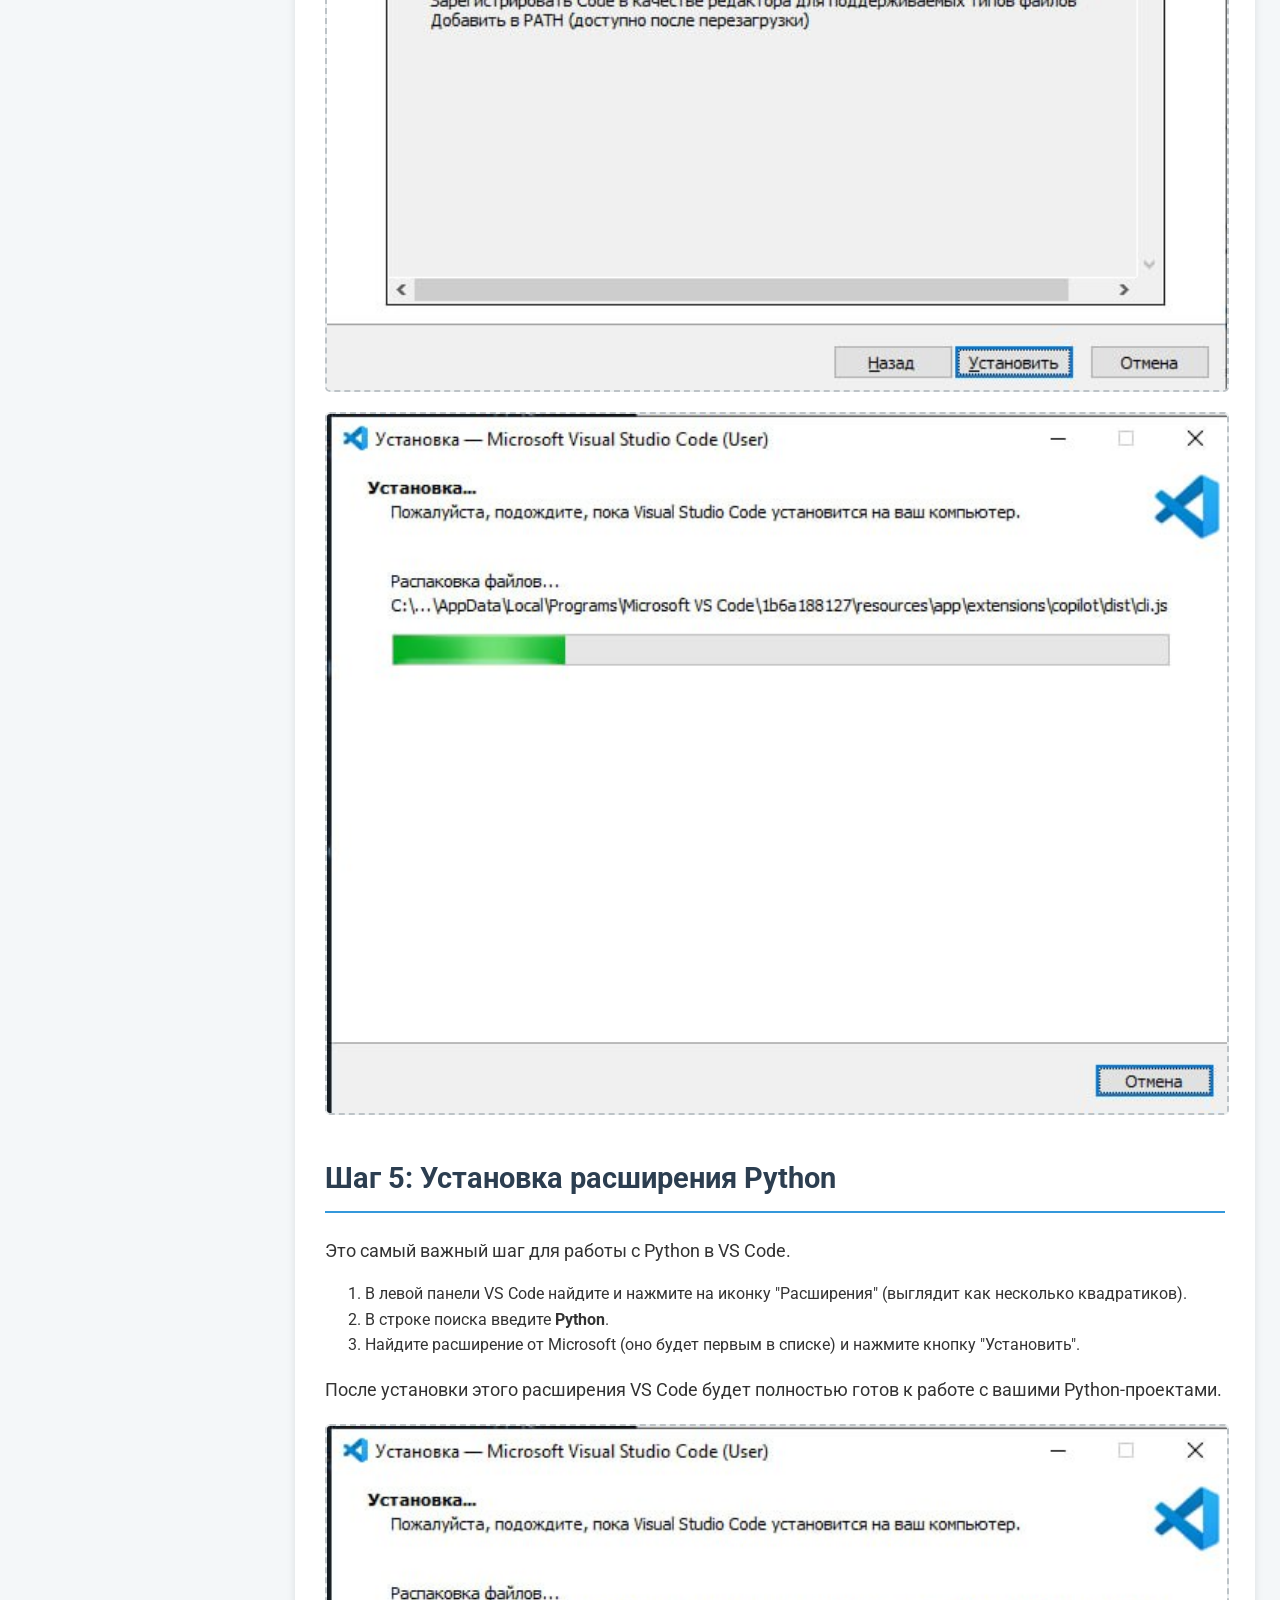
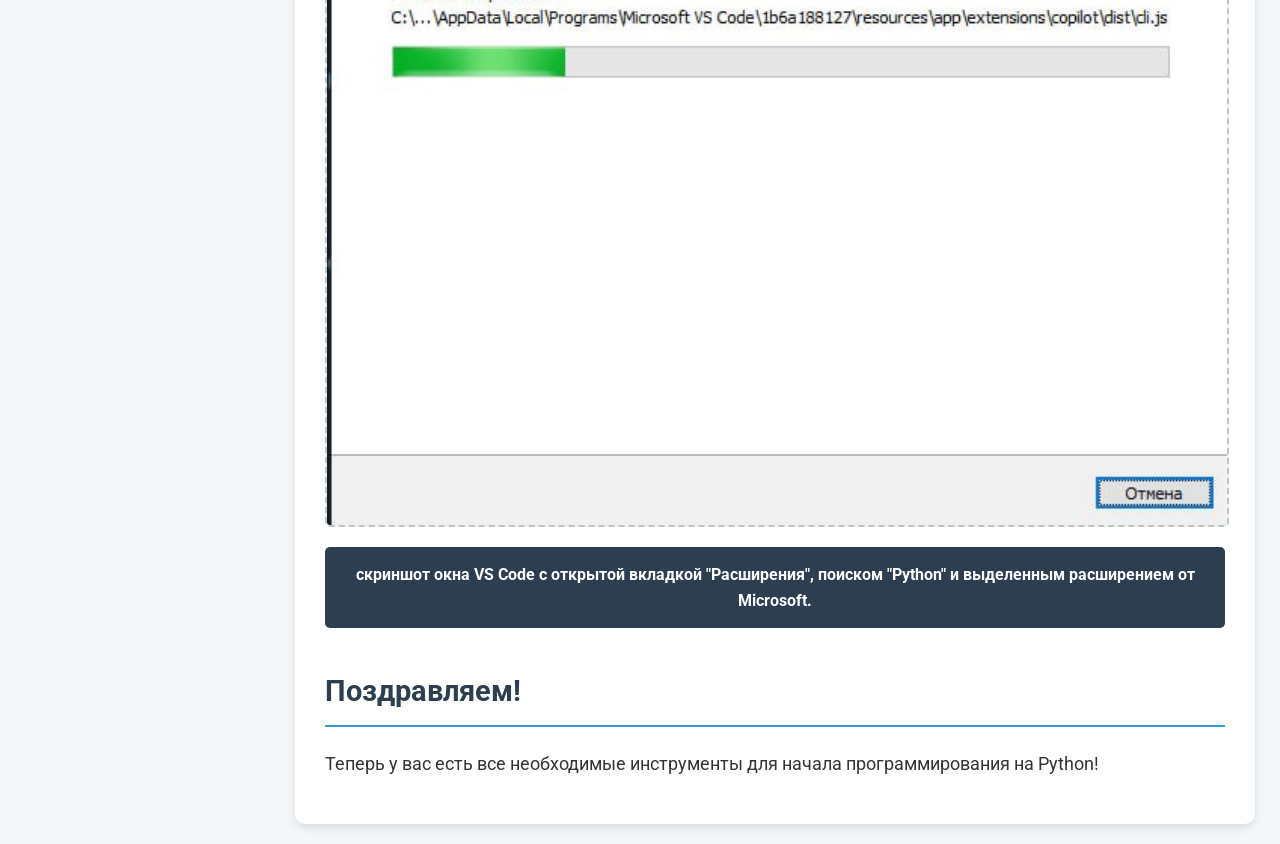
<file: python_installation_guide.html>
<!DOCTYPE html>
<html lang="ru">
<head>
    <meta charset="UTF-8">
    <meta name="viewport" content="width=device-width, initial-scale=1.0">
    <title>Инструкция по установке Python и VS Code</title>
    <link rel="icon" href="favicon.ico" sizes="any">
    <link rel="icon" type="image/png" href="favicon.png">
    <link rel="stylesheet" href="style.css">
</head>
<body>
    <header class="main-header">
        <a class="header-logo-link" href="https://kodify.online/">
            <img src="photo.png" alt="Kodify" class="header-logo">
        </a>
        <nav class="header-nav">
            <a href="https://kodify.online/#rec2491400261">Курсы</a>
            <a href="https://kodify.online/#rec2488766391">Преподаватели</a>
            <a href="https://kodify.online/#rec2494123921">Отзывы</a>
            <a href="https://kodify.online/pay">Оплата</a>
        </nav>
        <a class="header-cta" href="https://kodify.online/">Записаться на обучение</a>
    </header>
    <div class="main-layout">
        <nav class="side-menu">
            <h3>Навигация</h3>
            <ul>
                <li><a href="index.html">На главную</a></li>
                <li><a href="#python-installation">Установка Python</a></li>
                <li><a href="#vscode-installation">Установка VS Code</a></li>
            </ul>
        </nav>

        <main class="content with-side-menu">
            <div class="container">
                <section id="python-installation">
                    <h1>Инструкция по установке Python</h1>
                    <p>Это руководство поможет вам установить последнюю стабильную версию <strong>Python 3</strong> на ваш компьютер. Мы выбираем Python 3, так как он необходим для работы с такими популярными библиотеками, как Tkinter, Pygame, MCPI Minecraft и MinecraftStuff. Следуйте шагам внимательно.</p>

                    <div class="step">
                        <h2 id="python-step-1">Шаг 1: Перейдите на официальный сайт Python</h2>
                        <p>Откройте ваш браузер (Google Chrome, Firefox, Edge и т.д.) и перейдите на официальный сайт Python по ссылке: <a href="https://www.python.org" target="_blank">https://www.python.org</a></p>
                        <img class="screenshot-img" src="Скриншот 28-07-2026 155137.jpg" alt="Главная страница сайта Python.org">
                        <div class="alert info">
                            в меню найдите пункт "Downloads".
                        </div>
                    </div>

                    <div class="step">
                        <h2 id="python-step-2">Шаг 2: Скачайте установщик</h2>
                        <p>На главной странице наведите курсор на меню "Downloads" (Загрузки). Должна появиться кнопка для скачивания последней версии Python для Windows. Нажмите на нее, чтобы начать скачивание.</p>
                        <img class="screenshot-img" src="Скриншот 28-07-2026 160043.jpg" alt="Здесь должен быть скриншот">
                        <div class="alert info">
                            скриншот выпадающего меню "Downloads" с кнопкой для скачивания Python.
                        </div>
                    </div>

                    <div class="step">
                        <h2 id="python-step-3">Шаг 3: Запустите установщик</h2>
                        <p>После того, как файл скачается, найдите его в папке "Загрузки" вашего компьютера и дважды кликните по нему, чтобы запустить.</p>
                         <div class="important">
                            ВАЖНО! В самом первом окне установщика обязательно поставьте галочку внизу слева напротив "Add Python to PATH". Это очень важно для дальнейшей работы!
                        </div>
                        <div class="screenshot-flex-container">
                            <img class="screenshot-img" src="Скриншот 28-07-2026 160504.jpg" alt="Окно установщика БЕЗ галочки 'Add Python to PATH'">
                            <img class="screenshot-img" src="Скриншот 28-07-2026 160828.jpg" alt="Окно установщика С ВЫДЕЛЕННОЙ галочкой 'Add Python to PATH'">
                        </div>
                        <div class="alert info">
                             два скриншота: первый — начальное окно установщика, второй — то же окно, но с поставленной галочкой "Add Python to PATH".
                        </div>
                        <div class="step">

                            <p>После того как поставили галочку, нажмите "Install Now" (Установить сейчас).</p>
                            <img class="screenshot-img" src="Скриншот 28-07-2026 164705.jpg" alt="Скриншот окна установщика Python после нажатия 'Install Now'">
                        </div>
                            
                    </div>

                    <div class="step">
                        <h2 id="python-step-4">Шаг 4: Процесс установки</h2>
                        <p>Установщик начнет копировать файлы. Просто дождитесь окончания процесса.</p>
                        <img class="screenshot-img" src="Скриншот 28-07-2026 165137.jpg" alt="Здесь должен быть скриншот">
                        <div class="alert info">
                            скриншот окна с прогрессом установки.
                        </div>
                    </div>
                    
                    <div class="step">
                         <h2 id="python-step-5">Шаг 5: Завершение установки</h2>
                        <p>После успешной установки вы увидите окно с сообщением "Setup was successful". Нажмите "Close" (Закрыть).</p>
                         <img class="screenshot-img" src="Скриншот 28-07-2026 170950.jpg" alt="Здесь должен быть скриншот">
                        <div class="alert info">
                           Здесь нужен скриншот финального окна установщика с сообщением об успешной установке.
                        </div>
                    </div>

                    <div class="step">
                        <h2 id="python-step-6">Шаг 6: Проверка установки</h2>
                        <p>Теперь давайте проверим, правильно ли установился Python. Для этого:</p>
                        <ol>
                            <li>Нажмите на меню "Пуск" или значок поиска на панели задач.</li>
                            <li>Начните печатать <code>cmd</code> или "Командная строка" и откройте приложение.</li>
                            <li>В появившемся черном окне введите команду <code>python --version</code> и нажмите Enter.</li>
                        </ol>
                        <p>Если вы видите что-то вроде <code>Python 3.x.x</code> (где x - цифры), значит все установлено правильно!</p>
                        <img class="screenshot-img" src="Скриншот 28-07-2026 171140.jpg" alt="Здесь должен быть скриншот">
                        <div class="alert info">
                            скриншот командной строки с введенной командой <code style="color: green;">python --version</code> и успешным ответом, показывающим версию Python.
                        </div>
                    </div>
                </section>

                <hr class="section-divider">

                <section id="vscode-installation">
                    <h1>Инструкция по установке VS Code</h1>
                    <p>Visual Studio Code (VS Code) — это мощный и популярный редактор кода, который мы будем использовать для написания программ на Python.</p>

                    <div class="step">
                        <h2>Шаг 1: Скачайте VS Code</h2>
                        <p>Перейдите на официальный сайт Visual Studio Code по ссылке: <a href="https://code.visualstudio.com/" target="_blank">https://code.visualstudio.com/</a>. Нажмите на большую синюю кнопку, чтобы скачать версию для Windows.</p>
                        <img class="screenshot-img" src="Скриншот 28-07-2026 171532.jpg" alt="Здесь должен быть скриншот">
                        <img class="screenshot-img" src="Скриншот 28-07-2026 172341.jpg" alt="Здесь должен быть скриншот">
                        <div class="alert info">
                            скриншот главной страницы сайта VS Code с выделенной кнопкой для скачивания и экран с выбором версии под ОС.
                        </div>
                    </div>

                    <div class="step">
                        <h2>Шаг 2: Запустите установщик и примите соглашение</h2>
                        <p>Запустите скачанный файл. В первом окне примите условия лицензионного соглашения и нажмите "Далее".</p>
                        <img class="screenshot-img" src="photo_2026-07-28_17-57-47.jpg" alt="Здесь должен быть скриншот">
                        <div class="alert info">
                            Здесь нужен скриншот окна установщика с принятием лицензионного соглашения.
                        </div>
                    </div>

                    <div class="step">
                        <h2>Шаг 3: Выбор дополнительных задач</h2>
                        <p>В окне "Выбор дополнительных задач" рекомендуется отметить следующие пункты для удобства работы:</p>
                        <ul>
                            <li>Создать значок на рабочем столе</li>
                            <li>Добавить действие "Открыть с помощью Code" в контекстное меню проводника Windows для файлов</li>
                            <li>Добавить действие "Открыть с помощью Code" в контекстное меню проводника Windows для каталогов</li>
                        </ul>
                        <div class="important">
                            Убедитесь, что галочка "Добавить в PATH" уже стоит (обычно она включена по умолчанию). Это очень важно!
                        </div>
                        <img class="screenshot-img" src="photo_2026-07-28_17-58-49.jpg" alt="">
                        <div class="alert info">
                            скриншот окна "Выбор дополнительных задач"
                        </div>
                    </div>

                    <div class="step">
                        <h2>Шаг 4: Установка и завершение</h2>
                        <p>Нажмите "Далее", а затем "Установить". Дождитесь окончания установки и нажмите "Завершить". VS Code запустится автоматически.</p>
                        <img class="screenshot-img" src="photo_2026-07-28_17-59-07.jpg" alt="Здесь должен быть скриншот">
                        <img class="screenshot-img" src="photo_2026-07-28_17-59-38.jpg" alt="Здесь должен быть скриншот">
                      
                    </div>

                    <div class="step">
                        <h2>Шаг 5: Установка расширения Python</h2>
                        <p>Это самый важный шаг для работы с Python в VS Code.</p>
                        <ol>
                            <li>В левой панели VS Code найдите и нажмите на иконку "Расширения" (выглядит как несколько квадратиков).</li>
                            <li>В строке поиска введите <strong>Python</strong>.</li>
                            <li>Найдите расширение от Microsoft (оно будет первым в списке) и нажмите кнопку "Установить".</li>
                        </ol>
                        <p>После установки этого расширения VS Code будет полностью готов к работе с вашими Python-проектами.</p>
                        <img class="screenshot-img" src="photo_2026-07-28_17-59-38.jpg" alt="Здесь должен быть скриншот">
                        <div class="alert info">
                            скриншот окна VS Code с открытой вкладкой "Расширения", поиском "Python" и выделенным расширением от Microsoft.
                        </div>
                    </div>
                </section>
                
                <h2>Поздравляем!</h2>
                <p>Теперь у вас есть все необходимые инструменты для начала программирования на Python!</p>
            </div>
        </main>
    </div>
</body>
</html>
</file>
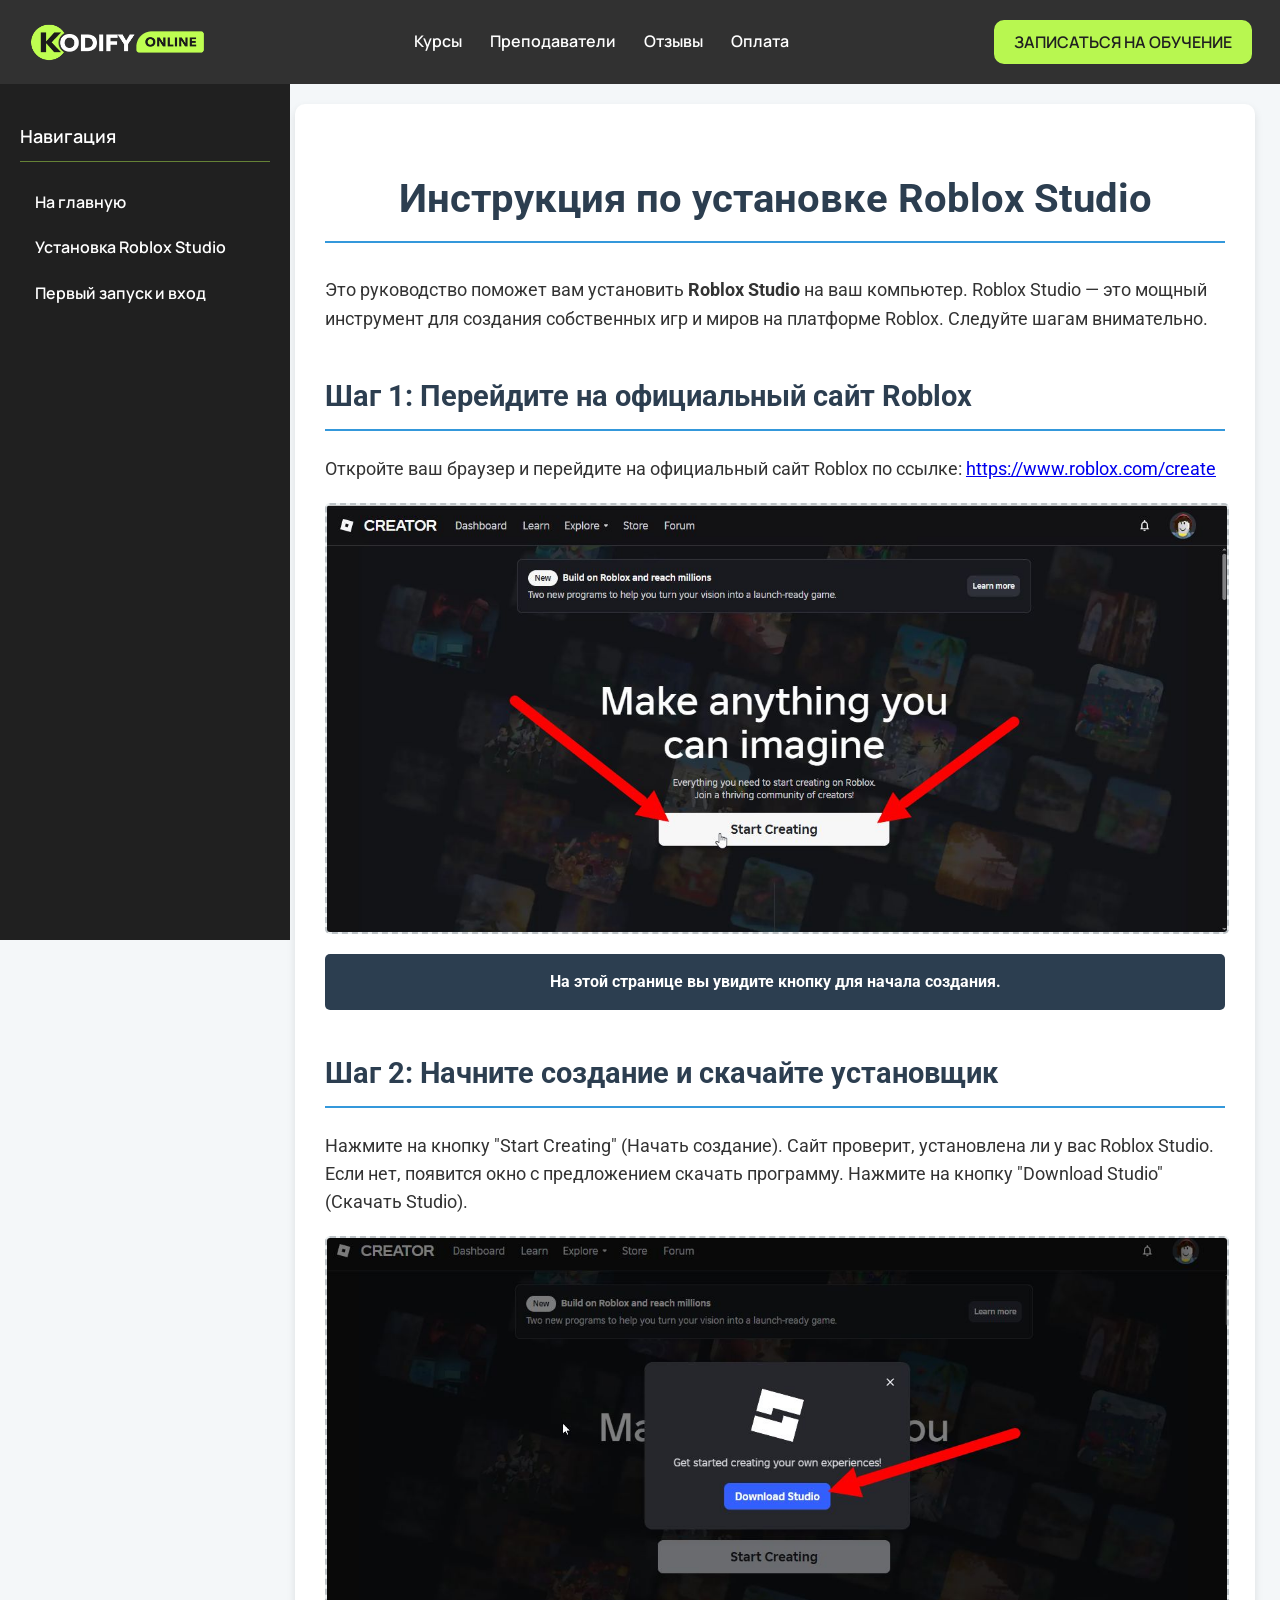
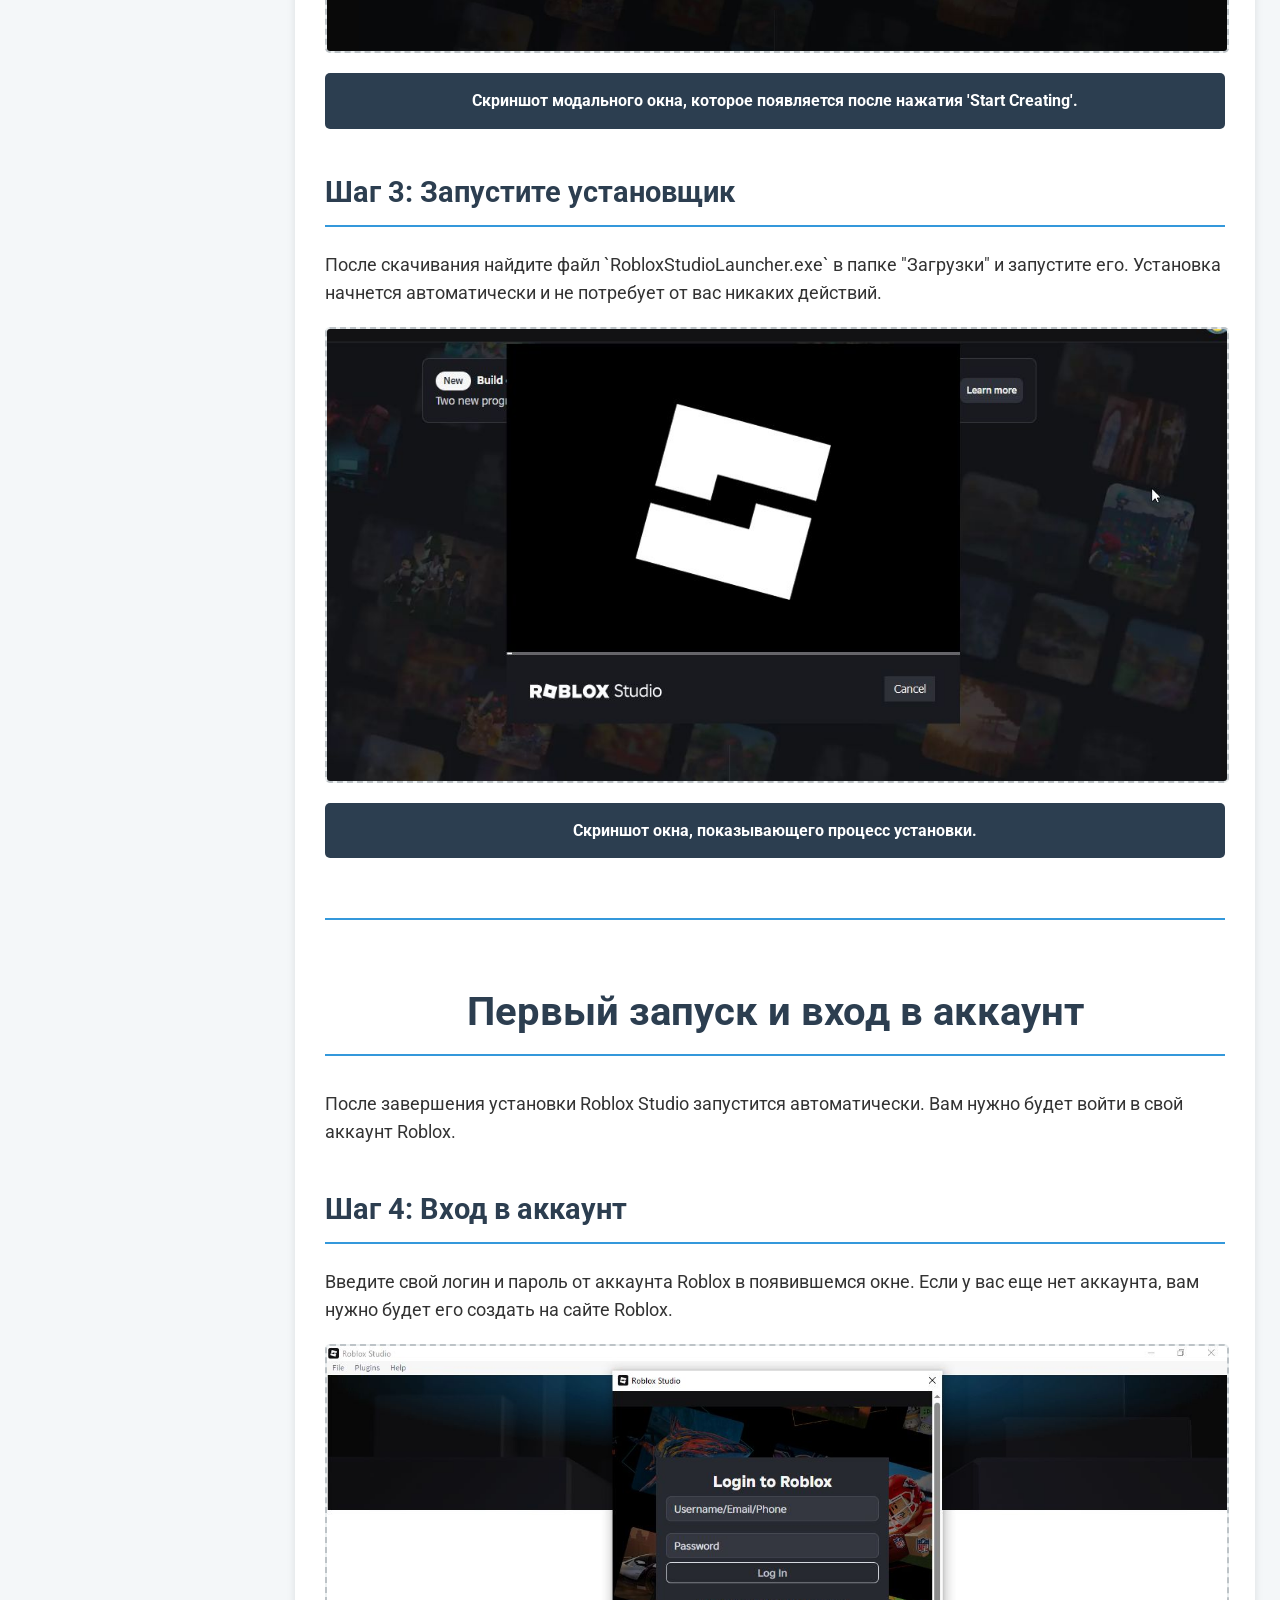
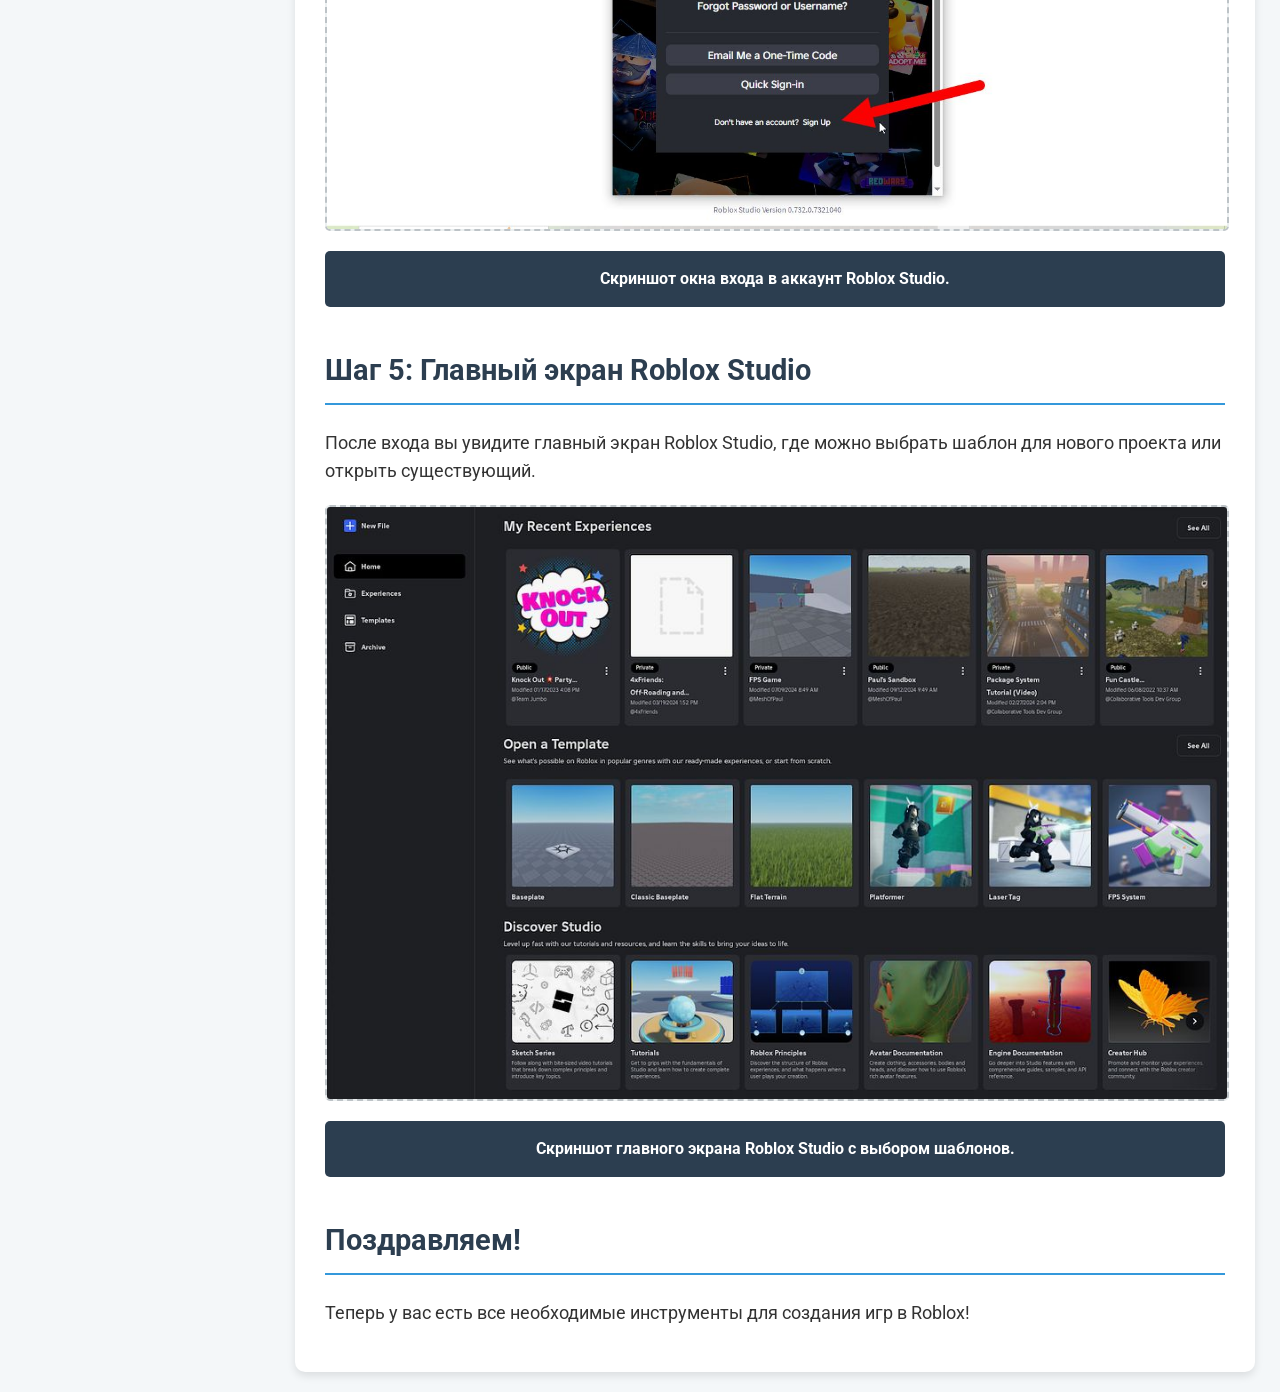
<file: roblox_installation_guide.html>
<!DOCTYPE html>
<html lang="ru">
<head>
    <meta charset="UTF-8">
    <meta name="viewport" content="width=device-width, initial-scale=1.0">
    <title>Инструкция по установке Roblox Studio</title>
    <link rel="icon" href="favicon.ico" sizes="any">
    <link rel="icon" type="image/png" href="favicon.png">
    <link rel="stylesheet" href="style.css">
</head>
<body>
    <header class="main-header">
        <a class="header-logo-link" href="https://kodify.online/">
            <img src="photo.png" alt="Kodify" class="header-logo">
        </a>
        <nav class="header-nav">
            <a href="https://kodify.online/#rec2491400261">Курсы</a>
            <a href="https://kodify.online/#rec2488766391">Преподаватели</a>
            <a href="https://kodify.online/#rec2494123921">Отзывы</a>
            <a href="https://kodify.online/pay">Оплата</a>
        </nav>
        <a class="header-cta" href="https://kodify.online/">Записаться на обучение</a>
    </header>
    <div class="main-layout">
        <nav class="side-menu">
            <h3>Навигация</h3>
            <ul>
                <li><a href="index.html">На главную</a></li>
                <li><a href="#roblox-installation">Установка Roblox Studio</a></li>
                <li><a href="#first-launch">Первый запуск и вход</a></li>
            </ul>
        </nav>

        <main class="content with-side-menu">
            <div class="container">
                <section id="roblox-installation">
                    <h1>Инструкция по установке Roblox Studio</h1>
                    <p>Это руководство поможет вам установить <strong>Roblox Studio</strong> на ваш компьютер. Roblox Studio — это мощный инструмент для создания собственных игр и миров на платформе Roblox. Следуйте шагам внимательно.</p>

                    <div class="step">
                        <h2 id="roblox-step-1">Шаг 1: Перейдите на официальный сайт Roblox</h2>
                        <p>Откройте ваш браузер и перейдите на официальный сайт Roblox по ссылке: <a href="https://www.roblox.com/create" target="_blank">https://www.roblox.com/create</a></p>
                        <img class="screenshot-img" src="скрины роблокс\Скриншот 29-07-2026 163335.jpg" alt="Главная страница создания игр Roblox">
                        <div class="alert info">
                            На этой странице вы увидите кнопку для начала создания.
                        </div>
                    </div>

                    <div class="step">
                        <h2 id="roblox-step-2">Шаг 2: Начните создание и скачайте установщик</h2>
                        <p>Нажмите на кнопку "Start Creating" (Начать создание). Сайт проверит, установлена ли у вас Roblox Studio. Если нет, появится окно с предложением скачать программу. Нажмите на кнопку "Download Studio" (Скачать Studio).</p>
                        <img class="screenshot-img" src="скрины роблокс\Скриншот 29-07-2026 170321.jpg" alt="Окно с предложением скачать Roblox Studio">
                        <div class="alert info">
                            Скриншот модального окна, которое появляется после нажатия 'Start Creating'.
                        </div>
                    </div>

                    <div class="step">
                        <h2 id="roblox-step-3">Шаг 3: Запустите установщик</h2>
                        <p>После скачивания найдите файл `RobloxStudioLauncher.exe` в папке "Загрузки" и запустите его. Установка начнется автоматически и не потребует от вас никаких действий.</p>
                        <img class="screenshot-img" src="скрины роблокс\Скриншот 29-07-2026 195943.jpg" alt="Процесс установки Roblox Studio">
                        <div class="alert info">
                            Скриншот окна, показывающего процесс установки.
                        </div>
                    </div>
                </section>

                <hr class="section-divider">

                <section id="first-launch">
                    <h1>Первый запуск и вход в аккаунт</h1>
                    <p>После завершения установки Roblox Studio запустится автоматически. Вам нужно будет войти в свой аккаунт Roblox.</p>

                    <div class="step">
                        <h2>Шаг 4: Вход в аккаунт</h2>
                        <p>Введите свой логин и пароль от аккаунта Roblox в появившемся окне. Если у вас еще нет аккаунта, вам нужно будет его создать на сайте Roblox.</p>
                        <img class="screenshot-img" src="скрины роблокс\Скриншот 29-07-2026 200324.jpg" alt="Окно входа в Roblox Studio">
                        <div class="alert info">
                           Скриншот окна входа в аккаунт Roblox Studio.
                        </div>
                    </div>

                    <div class="step">
                        <h2>Шаг 5: Главный экран Roblox Studio</h2>
                        <p>После входа вы увидите главный экран Roblox Studio, где можно выбрать шаблон для нового проекта или открыть существующий.</p>
                        <img class="screenshot-img" src="скрины роблокс\Скриншот 29-07-2026 200739.jpg" alt="Главный экран Roblox Studio после входа">
                        <div class="alert info">
                            Скриншот главного экрана Roblox Studio с выбором шаблонов.
                        </div>
                    </div>
                </section>
                
                <h2>Поздравляем!</h2>
                <p>Теперь у вас есть все необходимые инструменты для создания игр в Roblox!</p>
            </div>
        </main>
    </div>
</body>
</html>
</file>
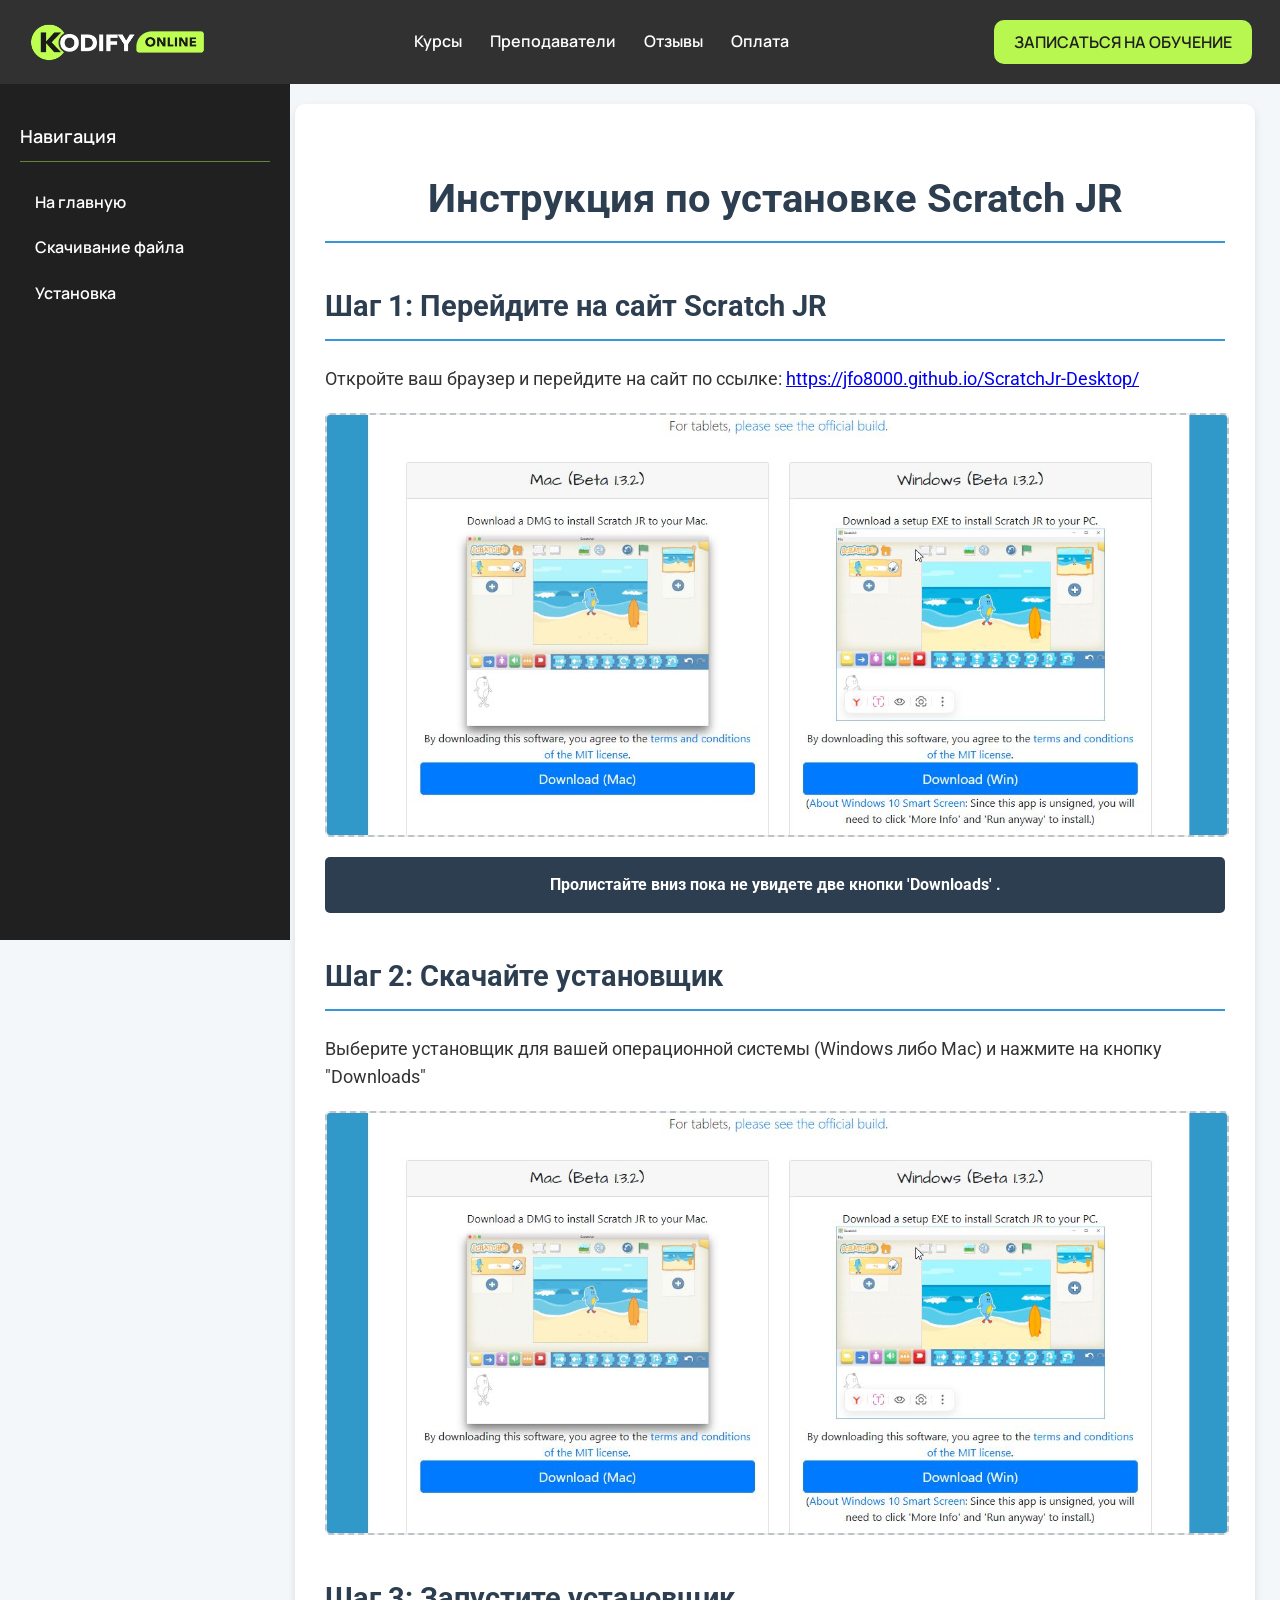
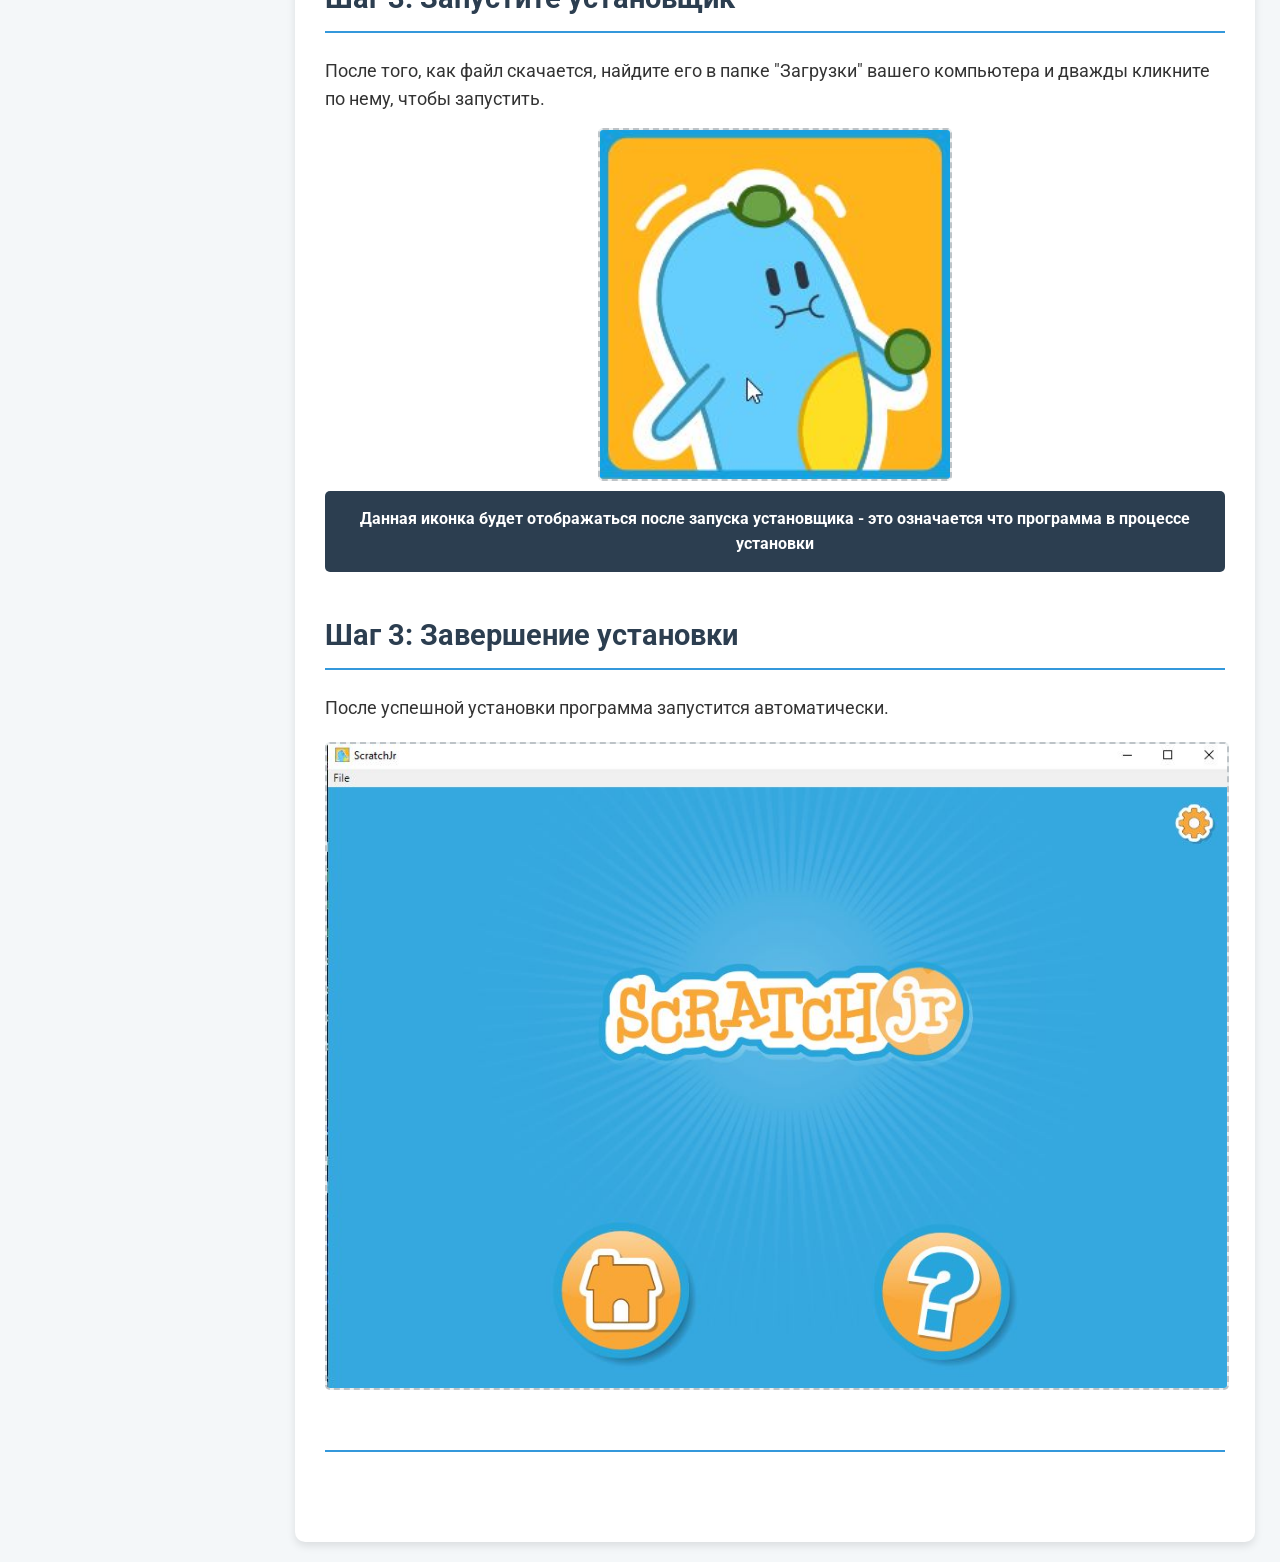
<file: scratch_jr__installation_guide.html>
<!DOCTYPE html>
<html lang="ru">
<head>
    <meta charset="UTF-8">
    <meta name="viewport" content="width=device-width, initial-scale=1.0">
    <title>Инструкция по установке ScratchJr</title>
    <link rel="icon" href="favicon.ico" sizes="any">
    <link rel="icon" type="image/png" href="favicon.png">
    <link rel="stylesheet" href="style.css">
</head>
<body>
    <header class="main-header">
        <a class="header-logo-link" href="https://kodify.online/">
            <img src="photo.png" alt="Kodify" class="header-logo">
        </a>
        <nav class="header-nav">
            <a href="https://kodify.online/#rec2491400261">Курсы</a>
            <a href="https://kodify.online/#rec2488766391">Преподаватели</a>
            <a href="https://kodify.online/#rec2494123921">Отзывы</a>
            <a href="https://kodify.online/pay">Оплата</a>
        </nav>
        <a class="header-cta" href="https://kodify.online/">Записаться на обучение</a>
    </header>
    <div class="main-layout">
        <nav class="side-menu">
            <h3>Навигация</h3>
            <ul>
                <li><a href="index.html">На главную</a></li>
                <li><a href="#python-installation">Скачивание файла</a></li>
                <li><a href="#vscode-installation">Установка</a></li>
            </ul>
        </nav>

        <main class="content with-side-menu">
            <div class="container">
                <section id="python-installation">
                    <h1>Инструкция по установке Scratch JR</h1>

                    <div class="step">
                        <h2 id="python-step-1">Шаг 1: Перейдите на  сайт Scratch JR</h2>
                        <p>Откройте ваш браузер и перейдите на  сайт по ссылке: <a href="https://jfo8000.github.io/ScratchJr-Desktop/" target="_blank">https://jfo8000.github.io/ScratchJr-Desktop/</a></p>
                        <img class="screenshot-img" src="Scratch jr\Скриншот 27-08-2026 190322.jpg" alt="">
                        <div class="alert info">
                            Пролистайте вниз пока не увидете две кнопки 'Downloads' .
                        </div>
                    </div>

                    <div id="vscode-installation"class="step">
                        <h2 id="python-step-2">Шаг 2: Скачайте установщик</h2>
                        <p>Выберите установщик для вашей операционной системы (Windows либо Mac) и нажмите на кнопку "Downloads"</p>
                        <img class="screenshot-img" src="Scratch jr\Скриншот 27-08-2026 190322.jpg" alt="Здесь должен быть скриншот">
                         
                    </div>

                    <div class="step">
                        <h2 id="python-step-3 target="_blank"">Шаг 3: Запустите установщик</h2>
                        <p>После того, как файл скачается, найдите его в папке "Загрузки" вашего компьютера и дважды кликните по нему, чтобы запустить.</p>
                         
                        <div class="screenshot-flex-container">
                            <img class="screenshot-img" src="Scratch jr\Скриншот 27-08-2026 194836.jpg" alt="Окно установщика БЕЗ галочки 'Add Python to PATH'">
                            
                        </div>
                        <div class="alert info">
                             Данная иконка будет отображаться после запуска установщика - это означается что программа в процессе установки
                        </div>
                        
                            
                    </div>
                    
                    <div class="step">
                         <h2 id="python-step-5">Шаг 3: Завершение установки</h2>
                        <p>После успешной установки программа запустится автоматически.</p>
                         <img class="screenshot-img" src="Scratch jr\Скриншот 27-08-2026 195351.jpg" alt="Здесь должен быть скриншот">
                        
                    </div>

                    
                </section>

                <hr class="section-divider">

                
                
                
            </div>
        </main>
    </div>
</body>
</html>
</file>
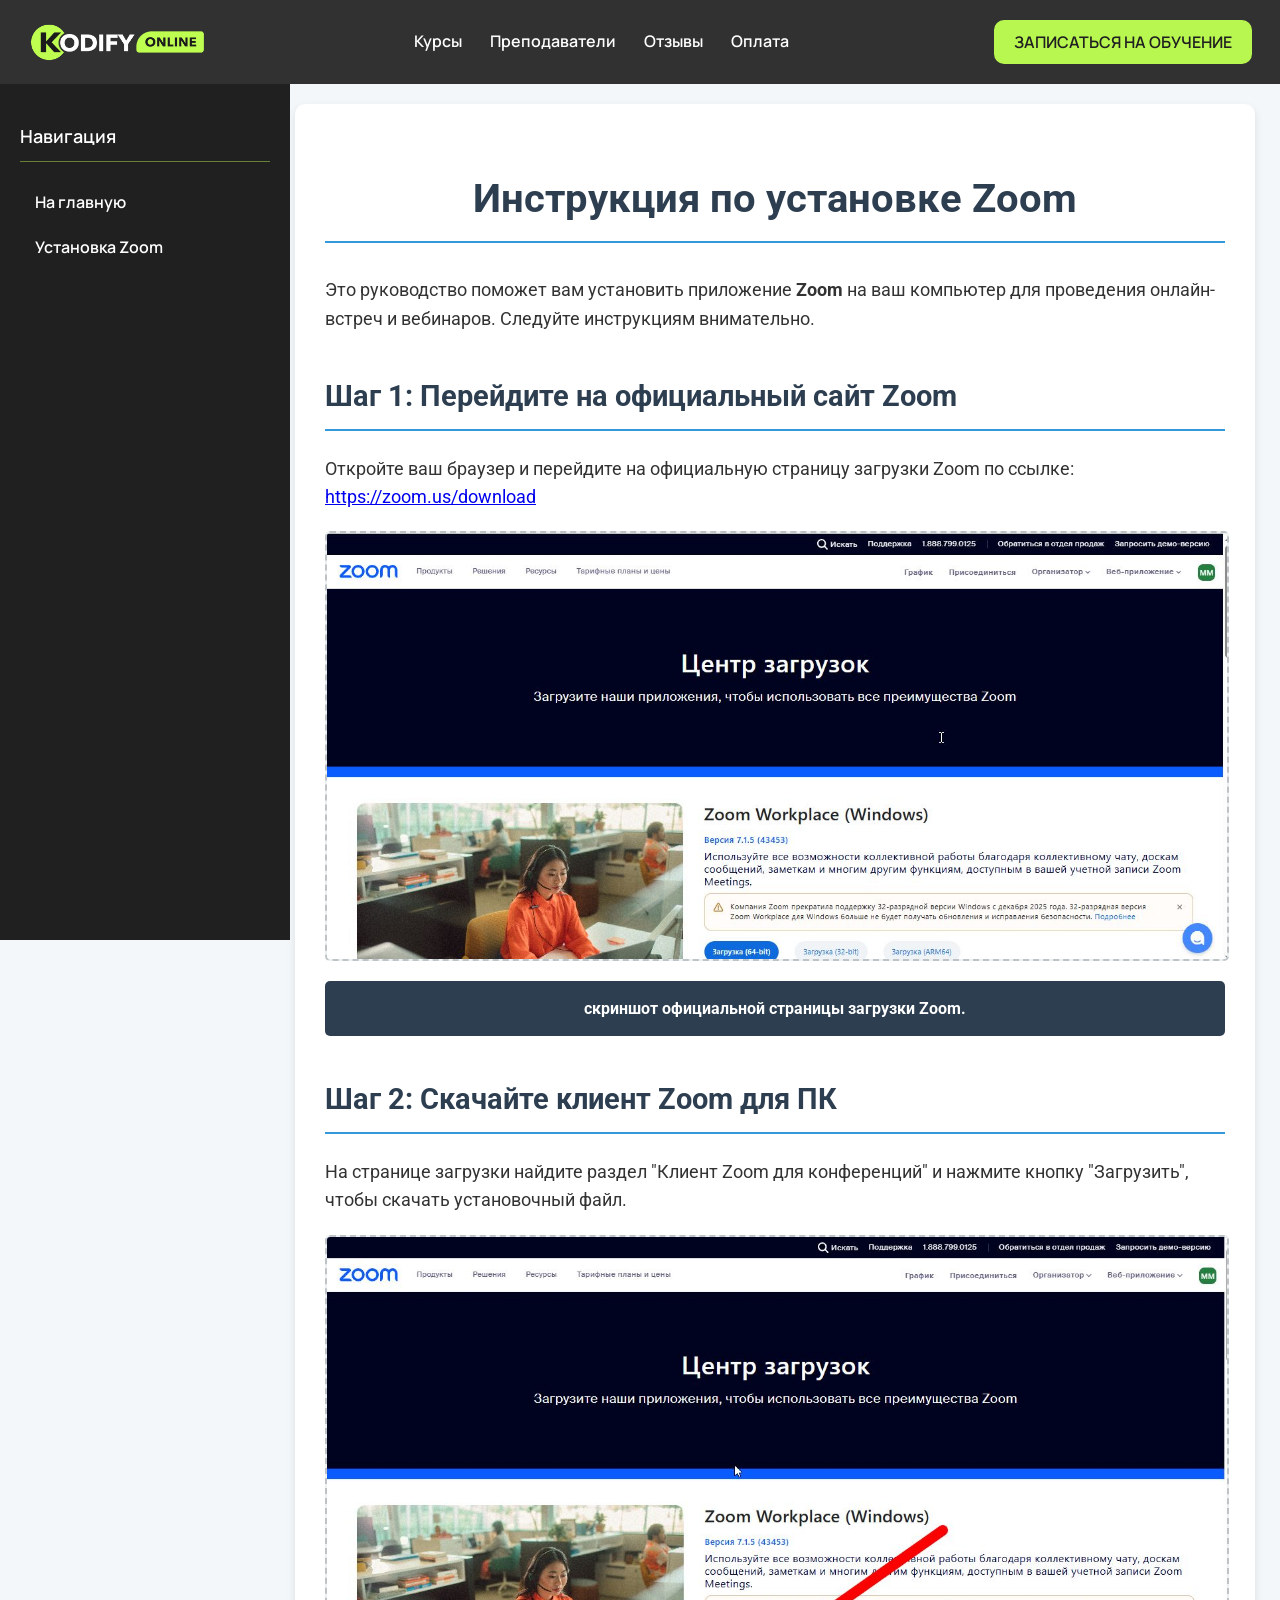
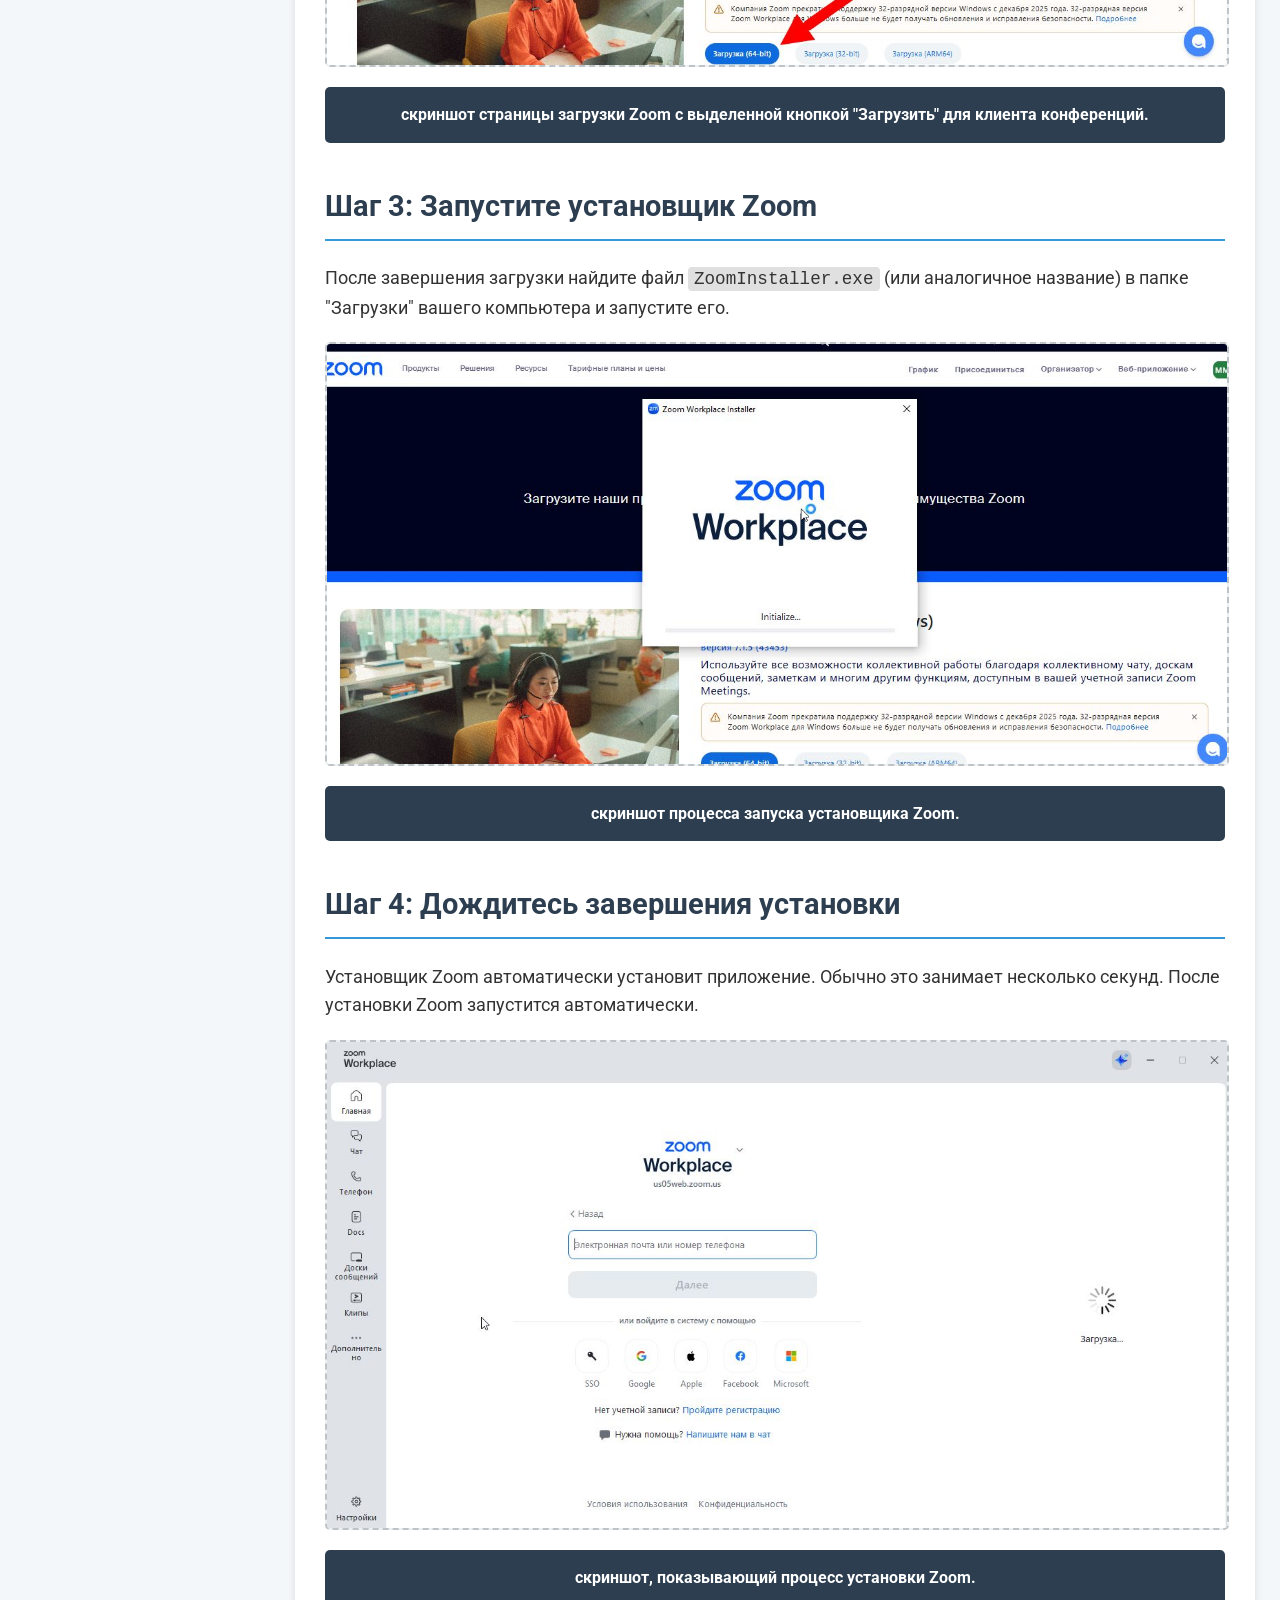
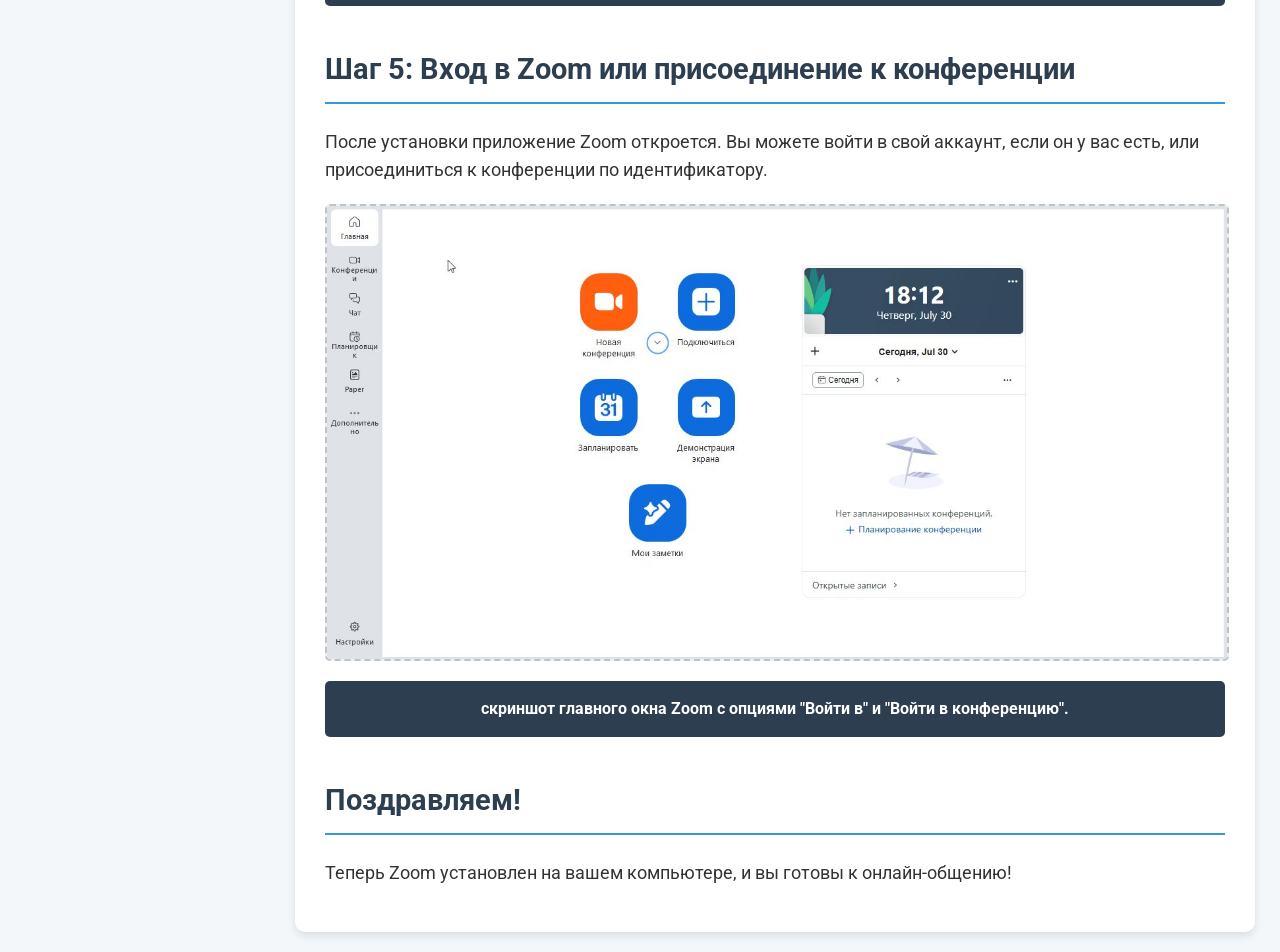
<file: zoom_installation_guide.html>
<!DOCTYPE html>
<html lang="ru">
<head>
    <meta charset="UTF-8">
    <meta name="viewport" content="width=device-width, initial-scale=1.0">
    <title>Инструкция по установке Zoom</title>
    <link rel="icon" href="favicon.ico" sizes="any">
    <link rel="icon" type="image/png" href="favicon.png">
    <link rel="stylesheet" href="style.css">
</head>
<body>
    <header class="main-header">
        <a class="header-logo-link" href="https://kodify.online/">
            <img src="photo.png" alt="Kodify" class="header-logo">
        </a>
        <nav class="header-nav">
            <a href="https://kodify.online/#rec2491400261">Курсы</a>
            <a href="https://kodify.online/#rec2488766391">Преподаватели</a>
            <a href="https://kodify.online/#rec2494123921">Отзывы</a>
            <a href="https://kodify.online/pay">Оплата</a>
        </nav>
        <a class="header-cta" href="https://kodify.online/">Записаться на обучение</a>
    </header>
    <div class="main-layout">
        <nav class="side-menu">
            <h3>Навигация</h3>
            <ul>
                <li><a href="index.html">На главную</a></li>
                <li><a href="#zoom-installation">Установка Zoom</a></li>
            </ul>
        </nav>

        <main class="content with-side-menu">
            <div class="container">
                <section id="zoom-installation">
                    <h1>Инструкция по установке Zoom</h1>
                    <p>Это руководство поможет вам установить приложение <strong>Zoom</strong> на ваш компьютер для проведения онлайн-встреч и вебинаров. Следуйте инструкциям внимательно.</p>

                    <div class="step">
                        <h2 id="zoom-step-1">Шаг 1: Перейдите на официальный сайт Zoom</h2>
                        <p>Откройте ваш браузер и перейдите на официальную страницу загрузки Zoom по ссылке: <a href="https://zoom.us/download" target="_blank">https://zoom.us/download</a></p>
                        <img class="screenshot-img" src="скриншоты зумм\Скриншот 30-07-2026 140959.jpg" alt="Главная страница загрузки Zoom">
                        <div class="alert info">
                              скриншот официальной страницы загрузки Zoom.
                        </div>
                    </div>

                    <div class="step">
                        <h2 id="zoom-step-2">Шаг 2: Скачайте клиент Zoom для ПК</h2>
                        <p>На странице загрузки найдите раздел "Клиент Zoom для конференций" и нажмите кнопку "Загрузить", чтобы скачать установочный файл.</p>
                        <img class="screenshot-img" src="скриншоты зумм\Скриншот 30-07-2026 140618.jpg" alt="Кнопка загрузки клиента Zoom">
                        <div class="alert info">
                              скриншот страницы загрузки Zoom с выделенной кнопкой "Загрузить" для клиента конференций.
                        </div>
                    </div>

                    <div class="step">
                        <h2 id="zoom-step-3">Шаг 3: Запустите установщик Zoom</h2>
                        <p>После завершения загрузки найдите файл <code>ZoomInstaller.exe</code> (или аналогичное название) в папке "Загрузки" вашего компьютера и запустите его.</p>
                        <img class="screenshot-img" src="скриншоты зумм\Скриншот 30-07-2026 180908.jpg" alt="Запуск установочного файла Zoom">
                        <div class="alert info">
                              скриншот процесса запуска установщика Zoom.
                        </div>
                    </div>

                    <div class="step">
                        <h2 id="zoom-step-4">Шаг 4: Дождитесь завершения установки</h2>
                        <p>Установщик Zoom автоматически установит приложение. Обычно это занимает несколько секунд. После установки Zoom запустится автоматически.</p>
                        <img class="screenshot-img" src="скриншоты зумм\Скриншот 30-07-2026 181430.jpg" alt="Процесс установки Zoom">
                        <div class="alert info">
                              скриншот, показывающий процесс установки Zoom.
                        </div>
                    </div>

                    <div class="step">
                        <h2 id="zoom-step-5">Шаг 5: Вход в Zoom или присоединение к конференции</h2>
                        <p>После установки приложение Zoom откроется. Вы можете войти в свой аккаунт, если он у вас есть, или присоединиться к конференции по идентификатору.</p>
                        <img class="screenshot-img" src="скриншоты зумм\Скриншот 30-07-2026 181208.jpg" alt="Окно входа в Zoom">
                        <div class="alert info">
                              скриншот главного окна Zoom с опциями "Войти в" и "Войти в конференцию".
                        </div>
                    </div>

                </section>
                
                <h2>Поздравляем!</h2>
                <p>Теперь Zoom установлен на вашем компьютере, и вы готовы к онлайн-общению!</p>
            </div>
        </main>
    </div>
</body>
</html>
</file>
<file: style.css>
@import url('https://fonts.googleapis.com/css2?family=Manrope:wght@600;700&family=Roboto:wght@400;700&display=swap');

html {
    scroll-behavior: smooth;
}

body {
    font-family: 'Roboto', sans-serif;
    line-height: 1.6;
    margin: 0;
    padding: 0;
    background-color: #f4f7f9;
    color: #333;
    padding-top: 84px;
}

.main-header {
    position: fixed;
    top: 0;
    left: 0;
    right: 0;
    height: 84px;
    box-sizing: border-box;
    background-color: rgba(32, 32, 32, 0.92);
    color: #fff;
    padding: 0 28px;
    z-index: 1000;
    display: flex;
    align-items: center;
    justify-content: space-between;
    gap: 24px;
    font-family: 'Manrope', Arial, sans-serif;
}

.header-logo-link {
    display: flex;
    align-items: center;
    flex: 0 0 auto;
}

.main-header .header-logo {
    width: 180px;
    max-width: 180px;
    height: auto;
    display: block;
}

.header-nav {
    display: flex;
    align-items: center;
    justify-content: center;
    gap: 28px;
    flex: 1;
}

.header-nav a {
    color: #fff;
    text-decoration: none;
    font-weight: 600;
    font-size: 16px;
    transition: color 0.3s ease-in-out;
}

.header-nav a:hover {
    color: #b9f951;
}

.header-cta {
    flex: 0 0 auto;
    color: #202020;
    background-color: #b8f750;
    border: 2px solid #b8f750;
    border-radius: 10px;
    padding: 12px 18px;
    font-weight: 600;
    font-size: 16px;
    line-height: 1;
    text-transform: uppercase;
    text-decoration: none;
    white-space: nowrap;
    transition: background-color 0.2s ease-in-out, color 0.2s ease-in-out;
}

.header-cta:hover {
    color: #b8f750;
    background-color: transparent;
}

.main-layout {
    display: flex;
}

.side-menu {
    width: 250px;
    background-color: #202020;
    color: #fff;
    padding: 20px;
    height: calc(100vh - 84px);
    position: fixed;
    top: 84px;
    left: 0;
    overflow-y: auto;
    font-family: 'Manrope', Arial, sans-serif;
}

.side-menu h3 {
    color: #fff;
    font-family: 'Manrope', Arial, sans-serif;
    font-size: 18px;
    font-weight: 600;
    border-bottom: 1px solid rgba(185, 249, 81, 0.45);
    padding-bottom: 10px;
}

.side-menu ul {
    list-style: none;
    padding: 0;
}

.side-menu li a {
    color: #fff;
    text-decoration: none;
    display: block;
    padding: 10px 15px;
    border-radius: 10px;
    font-weight: 600;
    transition: color 0.3s ease-in-out;
}

.side-menu li a:hover {
    color: #b9f951;
    background-color: transparent;
}

.content {
    padding: 20px;
    width: 100%;
}

.content.with-side-menu {
    margin-left: 270px; /* Side menu width + padding */
}

.container {
    max-width: 900px;
    margin: 0 auto;
    padding: 30px;
    background-color: #fff;
    border-radius: 10px;
    box-shadow: 0 4px 8px rgba(0,0,0,0.1);
}

h1, h2 {
    color: #2c3e50;
    border-bottom: 2px solid #3498db;
    padding-bottom: 10px;
    scroll-margin-top: 100px;
}

h1 {
    text-align: center;
    font-size: 2.5em;
}

h2 {
    font-size: 1.8em;
    margin-top: 40px;
}

p {
    font-size: 1.1em;
    margin-bottom: 15px;
}

.step {
    margin-bottom: 30px;
}

.screenshot-img {
    display: block;
    width: 100%;
    min-height: 250px;
    margin: 20px 0;
    border: 2px dashed #bdc3c7;
    background-color: #ecf0f1;
    border-radius: 5px;
    position: relative;
    text-align: center;
    font-style: italic;
    color: #888;
}

.screenshot-img::after {
    content: attr(alt);
    position: absolute;
    top: 50%;
    left: 50%;
    transform: translate(-50%, -50%);
    color: #555;
    font-size: 1.2em;
    font-weight: bold;
    width: 100%;
    padding: 0 10px;
    box-sizing: border-box;
}

.screenshot-flex-container {
    display: flex;
    gap: 20px;
    flex-wrap: wrap; /* Allow images to wrap to the next line */
    justify-content: center; /* Center images horizontally */
    align-items: flex-start; /* Align items to the start of the cross axis */
}

.screenshot-flex-container .screenshot-img {
    width: calc(50% - 10px); /* Two images side by side with gap */
    max-width: 350px; /* Limit individual image width */
    flex-grow: 1; /* Allow them to grow */
    flex-shrink: 1; /* Allow them to shrink */
    object-fit: contain; /* Ensure image content scales without cropping */
    min-height: 150px; /* Reduce min-height for compact look */
    margin: 0; /* Reset margin from general .screenshot-img rule */
}

.screenshot-flex-container .screenshot-img::after {
    font-size: 1em; /* Smaller font for alt text if images are smaller */
}

.screenshot-img.photo {
    min-height: 0;
    height: auto;
    background-color: #fff;
    border: 1px solid #ddd;
    object-fit: contain;
}

.screenshot-img.photo::after {
    content: none;
}

.screenshot-img.photo.dialog {
    width: auto;
    max-width: min(480px, 100%);
    margin-left: auto;
    margin-right: auto;
}

.screenshot-flex-container .screenshot-img.photo {
    max-width: none;
    width: calc(50% - 10px);
}

.alert {
    background-color: #e74c3c;
    color: white;
    padding: 15px;
    border-radius: 5px;
    margin-top: 10px;
    font-weight: bold;
    text-align: center;
}

.alert.info {
    background-color: #2c3e50;
}

code {
    background-color: #e0e0e0;
    padding: 2px 6px;
    border-radius: 4px;
    font-family: 'Courier New', Courier, monospace;
}

.important {
    background-color: #f1c40f;
    padding: 15px;
    border-radius: 5px;
    font-weight: bold;
}

.logo-container {
    text-align: center;
    margin-bottom: 20px;
}

.header-logo {
    max-width: 200px;
    height: auto;
}

.section-divider {
    border: 0;
    height: 2px;
    background-color: #3498db;
    margin: 60px 0;
}

/* Styles for the main page (index.html) */
.course-list {
    margin-top: 40px;
    display: grid;
    grid-template-columns: repeat(auto-fit, minmax(300px, 1fr));
    gap: 20px;
}

.course-card {
    background-color: #fff;
    border: 1px solid #ddd;
    border-radius: 10px;
    padding: 20px;
    text-decoration: none;
    color: inherit;
    transition: box-shadow 0.3s, transform 0.3s;
    box-shadow: 0 4px 8px rgba(0,0,0,0.05);
}

.course-card:hover {
    transform: translateY(-5px);
    box-shadow: 0 8px 16px rgba(0,0,0,0.1);
}

.course-card h2 {
    margin-top: 0;
    border-bottom: none;
    padding-bottom: 0;
}

@media (max-width: 960px) {
    .header-nav {
        display: none;
    }

    .main-header .header-logo {
        width: 140px;
        max-width: 140px;
    }

    .header-cta {
        font-size: 13px;
        padding: 10px 12px;
    }
}
</file>
